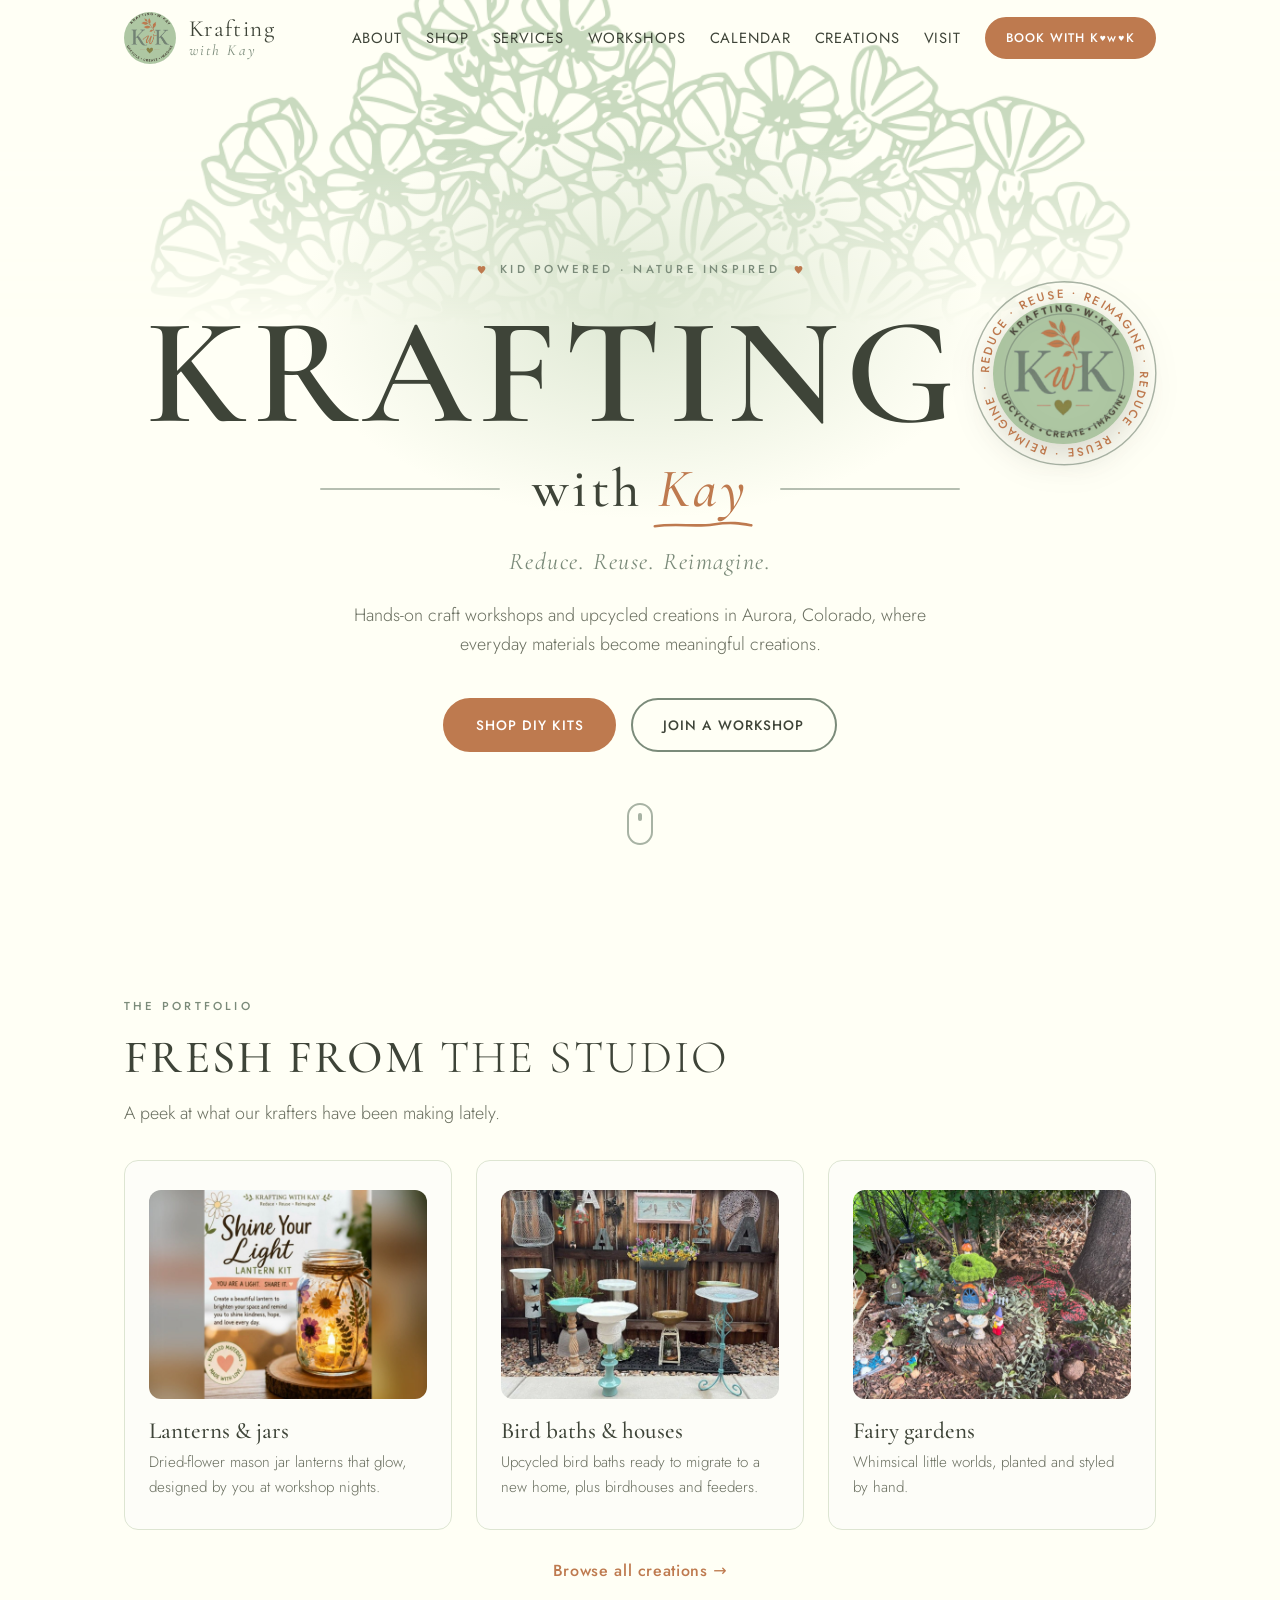
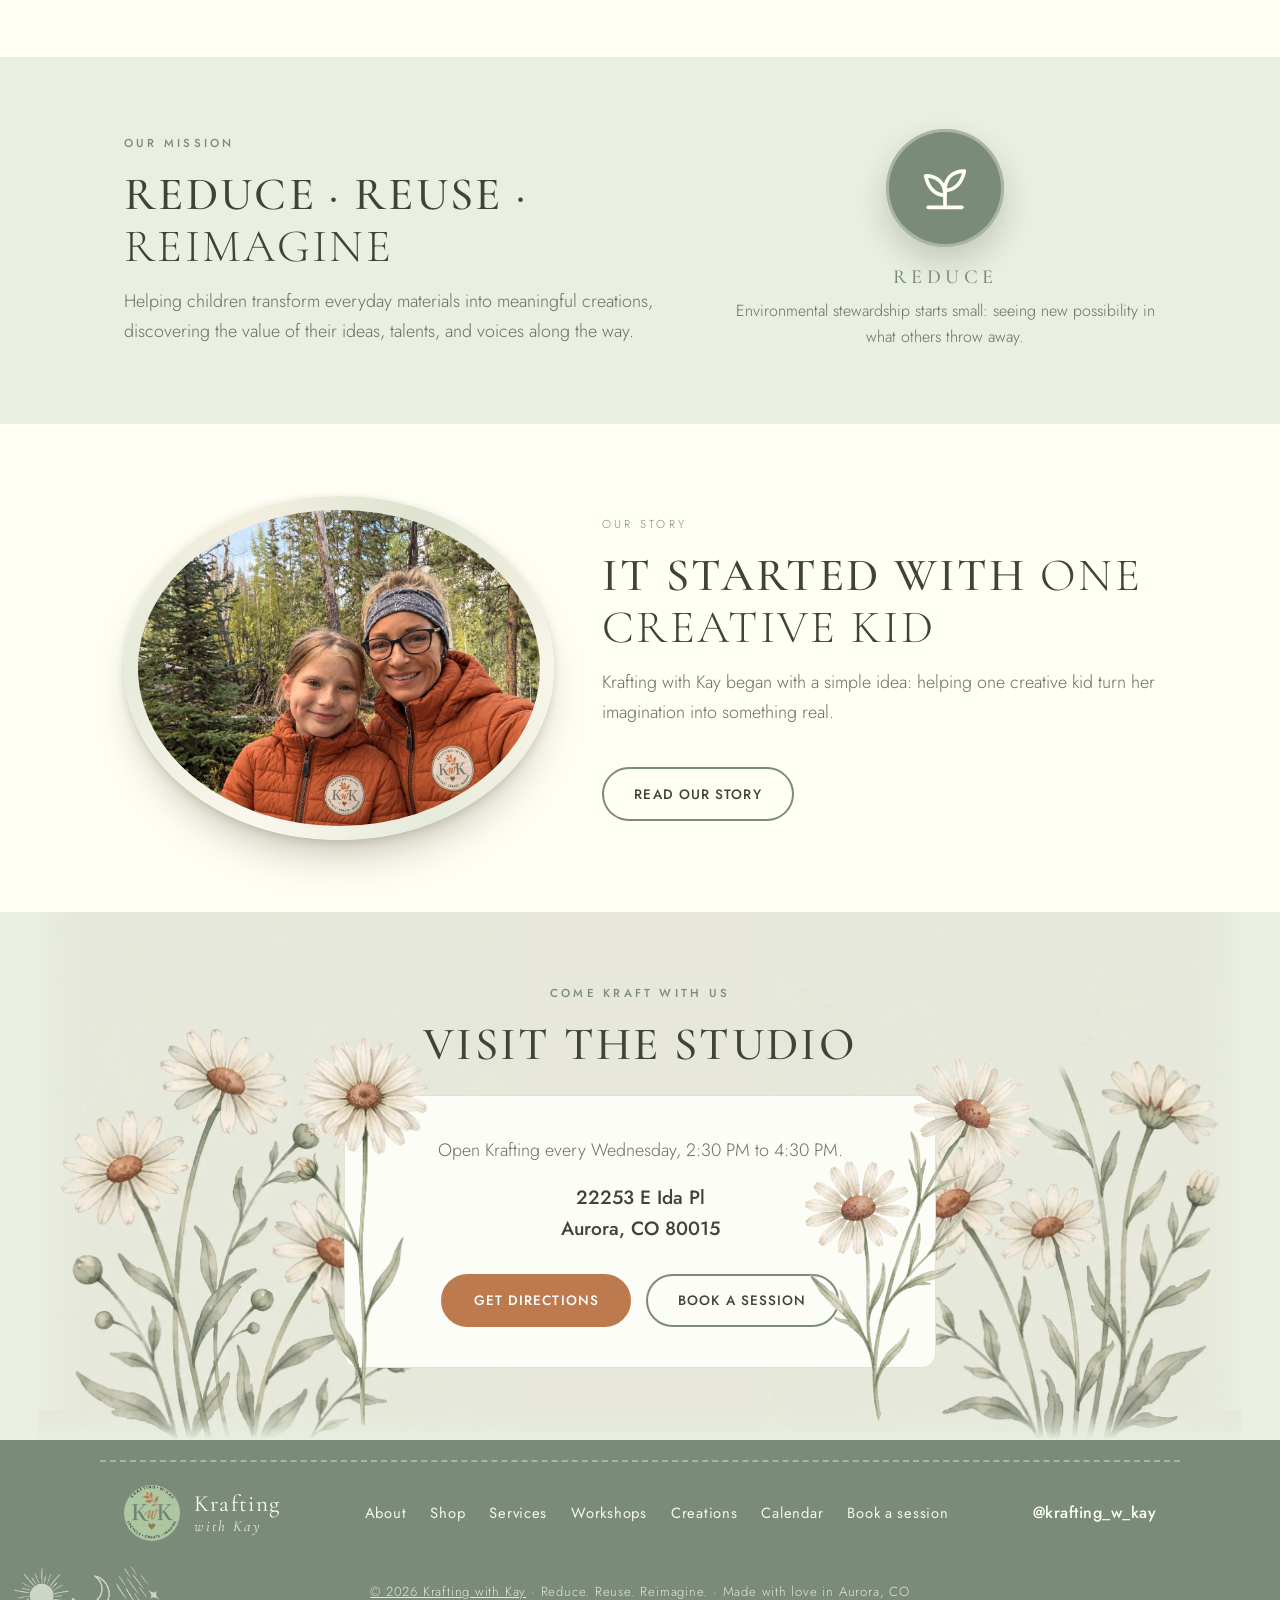
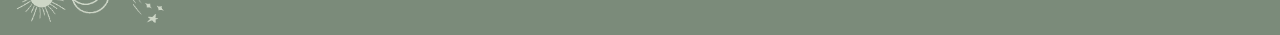
<file: index.html>
<!DOCTYPE html>
<html lang="en">
<head>
  <meta charset="UTF-8" />
  <meta name="viewport" content="width=device-width, initial-scale=1.0" />
  <title>Krafting with Kay | Reduce. Reuse. Reimagine.</title>
  <meta name="description" content="Krafting with Kay: kid-powered, nature-inspired craft workshops and upcycled creations in Aurora, CO. Reduce. Reuse. Reimagine." />
  <link rel="icon" href="assets/logo.png" />
  <link rel="preconnect" href="https://fonts.googleapis.com" />
  <link rel="preconnect" href="https://fonts.gstatic.com" crossorigin />
  <link href="https://fonts.googleapis.com/css2?family=Cormorant+Garamond:ital,wght@0,300;0,400;0,500;0,600;1,300;1,400;1,500&family=Jost:wght@300;400;500&display=swap" rel="stylesheet" />
  <link rel="stylesheet" href="styles.css" />
</head>
<body>
  <header class="site-header">
    <div class="wrap header-inner">
      <a class="brand" href="#top">
        <img src="assets/logo.png" alt="Krafting with Kay logo" />
        <span class="brand-name">Krafting <span>with Kay</span></span>
      </a>
      <nav class="site-nav" id="siteNav">
        <a href="about.html">About</a>
        <a href="shop.html">Shop</a>
        <a href="services.html">Services</a>
        <a href="workshops.html">Workshops</a>
        <a href="events.html">Calendar</a>
        <a href="creations.html">Creations</a>
        <a href="#visit">Visit</a>
        <a href="book.html" class="btn btn-small">Book with KwK</a>
      </nav>
      <button class="nav-toggle" id="navToggle" aria-label="Open menu">☰</button>
    </div>
  </header>

  <main id="top">
    <!-- HERO -->
    <section class="hero">
      <div class="floral-band" aria-hidden="true"></div>
      <div class="hero-glow" aria-hidden="true"></div>
      <div class="wrap hero-inner">
        <p class="eyebrow"><svg viewBox="0 0 24 24" aria-hidden="true"><path d="M12 21 C7 16.5 3.5 13 3.5 9.2 C3.5 6.4 5.7 4.5 8.2 4.5 C9.9 4.5 11.3 5.4 12 6.8 C12.7 5.4 14.1 4.5 15.8 4.5 C18.3 4.5 20.5 6.4 20.5 9.2 C20.5 13 17 16.5 12 21 Z"/></svg><span>Kid powered · Nature inspired</span><svg viewBox="0 0 24 24" aria-hidden="true"><path d="M12 21 C7 16.5 3.5 13 3.5 9.2 C3.5 6.4 5.7 4.5 8.2 4.5 C9.9 4.5 11.3 5.4 12 6.8 C12.7 5.4 14.1 4.5 15.8 4.5 C18.3 4.5 20.5 6.4 20.5 9.2 C20.5 13 17 16.5 12 21 Z"/></svg></p>
        <h1 class="hero-h1">
          <span class="hero-topline">
            <span class="hero-giant">Krafting</span>
            <span class="hero-badge" aria-hidden="true">
              <img src="assets/logo.png" alt="" />
              <svg class="badge-ring" viewBox="0 0 200 200">
                <defs>
                  <path id="kwkBadgeArc" d="M100,100 m-80,0 a80,80 0 1,1 160,0 a80,80 0 1,1 -160,0" fill="none" />
                </defs>
                <circle cx="100" cy="100" r="97" class="ring-line" />
                <circle cx="100" cy="100" r="63" class="ring-line" />
                <text class="ring-text"><textPath href="#kwkBadgeArc">REDUCE • REUSE • REIMAGINE • REDUCE • REUSE • REIMAGINE • </textPath></text>
              </svg>
            </span>
          </span>
          <span class="hero-subline"><span class="rule" aria-hidden="true"></span><span>with <em class="swash">Kay<svg class="swash-line" viewBox="0 0 220 22" aria-hidden="true"><path d="M6 14 C 52 7, 92 16, 132 10 S 192 8, 214 12" fill="none" stroke="#be7a4f" stroke-width="5.5" stroke-linecap="round"/></svg></em></span><span class="rule" aria-hidden="true"></span></span>
        </h1>
        <p class="tagline">Reduce. Reuse. Reimagine.</p>
        <p class="lede" id="heroLede">DIY craft kits, hands-on workshops, and upcycled creations in Aurora, Colorado, where everyday materials become <strong>meaningful creations</strong>.</p>
        <div class="hero-cta">
          <a href="shop.html" class="btn">Shop DIY Kits</a>
          <a href="workshops.html" class="btn btn-ghost">Join a workshop</a>
        </div>
        <a class="scroll-cue" href="#featured" aria-label="Scroll to featured creations"><span></span></a>
      </div>
    </section>

    <!-- FEATURED CREATIONS -->
    <section class="section" id="featured">
      <div class="wrap">
        <p class="eyebrow">The portfolio</p>
        <h2>Fresh from <span class="thin">the studio</span></h2>
        <p class="lede">A peek at what our krafters have been making lately.</p>
        <div class="creations-grid" id="featuredGrid" style="margin-top:2rem"><p class="muted">Loading…</p></div>
        <p class="center" style="margin-top:1.75rem"><a class="link-arrow" href="creations.html">Browse all creations →</a></p>
      </div>
    </section>

    <!-- MISSION -->
    <section class="section section-tint" id="mission">
      <div class="wrap">
        <div class="mission-split">
          <div>
            <p class="eyebrow">Our mission</p>
            <h2>Reduce · Reuse · <span class="thin">Reimagine</span></h2>
            <p class="lede" id="missionText">Helping children transform everyday materials into meaningful creations, discovering the value of their ideas, talents, and voices along the way.</p>
          </div>
        <div class="pillar-cycle">
          <div class="cycle-badge" aria-hidden="true">
            <svg class="cycle-icon active" viewBox="0 0 48 48" fill="none" stroke="#fffff5" stroke-width="3" stroke-linecap="round" stroke-linejoin="round"><path d="M24 40 C24 32 24 28 24 22"/><path d="M24 30 C16 30 10 24 8 14 C18 14 24 20 24 30 Z"/><path d="M24 26 C32 26 38 20 40 10 C30 10 24 16 24 26 Z"/><path d="M10 40 H38"/></svg>
            <svg class="cycle-icon" viewBox="0 0 48 48" fill="none" stroke="#fffff5" stroke-width="3.4" stroke-linecap="round" stroke-linejoin="round"><polyline points="40 10 40 20 30 20"/><polyline points="8 38 8 28 18 28"/><path d="M9 24 a15 15 0 0 1 25.4-10.9 L40 20"/><path d="M39 24 a15 15 0 0 1-25.4 10.9 L8 28"/></svg>
            <svg class="cycle-icon" viewBox="0 0 48 48" fill="none" stroke="#fffff5" stroke-width="3" stroke-linecap="round" stroke-linejoin="round"><path d="M24 6 C26 18 30 22 42 24 C30 26 26 30 24 42 C22 30 18 26 6 24 C18 22 22 18 24 6 Z"/><path d="M38 6 v7 M34.5 9.5 h7"/><path d="M11 33 v6 M8 36 h6"/></svg>
          </div>
          <h3 class="cycle-word">Reduce</h3>
          <p class="cycle-text">Environmental stewardship starts small: seeing new possibility in what others throw away.</p>
        </div>
        </div>
      </div>
    </section>

    <!-- STORY TEASER -->
    <section class="section">
      <div class="wrap">
        <div class="split story-split">
          <div class="story-photo">
            <img src="assets/kay-story.jpg" alt="Kay and a young crafter in the woods, wearing matching KwK jackets" loading="lazy" />
          </div>
          <div>
            <p class="eyebrow">Our story</p>
            <h2>It started with <span class="thin">one creative kid</span></h2>
            <p class="lede">Krafting with Kay began with a simple idea: helping one creative kid turn her imagination into something real.</p>
            <a class="btn btn-ghost" href="about.html" style="margin-top:1.5rem">Read our story</a>
          </div>
        </div>
      </div>
    </section>

    <!-- VISIT -->
    <section class="section section-tint" id="visit">
      <div class="wrap narrow center">
        <p class="eyebrow">Come kraft with us</p>
        <h2>Visit the studio</h2>
        <div class="visit-card">
          <p class="lede" id="visitLede" style="margin:0 auto">Open crafting every Wednesday, 3:30 to 5:30 PM.</p>
          <address><strong>22253 E Ida Pl<br />Aurora, CO 80015</strong></address>
          <div class="hero-cta" style="justify-content:center; margin-top:0">
            <a class="btn" href="https://www.google.com/maps/search/?api=1&query=22253+E+Ida+Pl+Aurora+CO+80015" target="_blank" rel="noopener">Get directions</a>
            <a class="btn btn-ghost" href="book.html">Book a session</a>
          </div>
        </div>
      </div>
      <img class="fl-fg fl-fg-a" src="assets/daisy-sprig-a.webp" alt="" aria-hidden="true" />
      <img class="fl-fg fl-fg-b" src="assets/daisy-sprig-b.webp" alt="" aria-hidden="true" />
    </section>
  </main>

  <footer class="site-footer">
    <div class="wrap footer-inner">
      <div class="footer-brand">
        <img src="assets/logo.png" alt="Krafting with Kay logo" />
        <span class="brand-name">Krafting <span>with Kay</span></span>
      </div>
      <nav class="footer-nav" aria-label="Footer">
        <a href="about.html">About</a>
        <a href="shop.html">Shop</a>
        <a href="services.html">Services</a>
        <a href="workshops.html">Workshops</a>
        <a href="creations.html">Creations</a>
        <a href="events.html">Calendar</a>
        <a href="book.html">Book a session</a>
      </nav>
      <p><span id="instaFooter">@krafting_w_kay</span></p>
      <p class="footer-note"><a class="stealth-admin" href="settings.html">© <span id="year"></span> Krafting with Kay</a> · Reduce. Reuse. Reimagine. · Made with love in Aurora, CO</p>
    </div>
  </footer>

  <div class="lightbox" id="lightbox" hidden>
    <figure>
      <img id="lightboxImg" alt="" />
      <figcaption id="lightboxCap"></figcaption>
    </figure>
    <button class="lightbox-close" id="lightboxClose" type="button" aria-label="Close photo viewer">×</button>
  </div>

  <img class="easter-egg" src="assets/celestial-egg.png" alt="" aria-hidden="true" />

  <script src="script.js"></script>
</body>
</html>
</file>
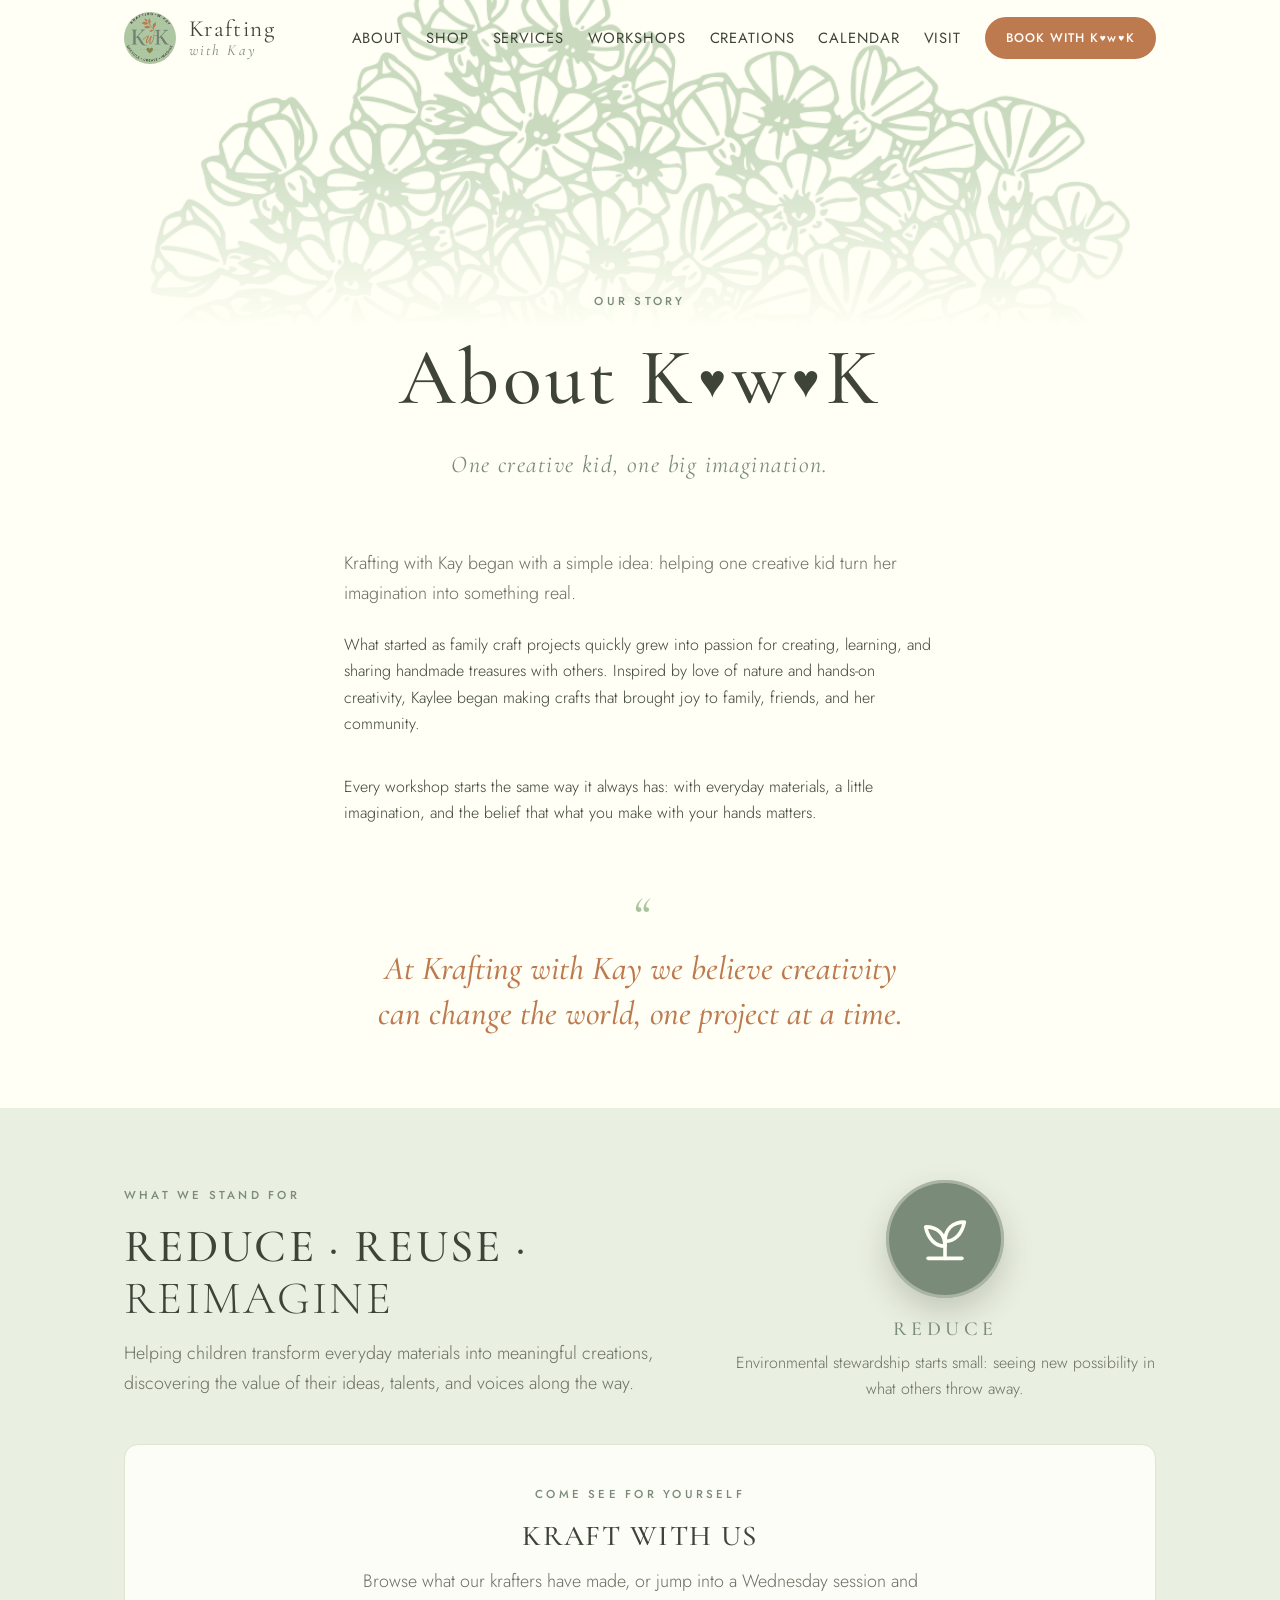
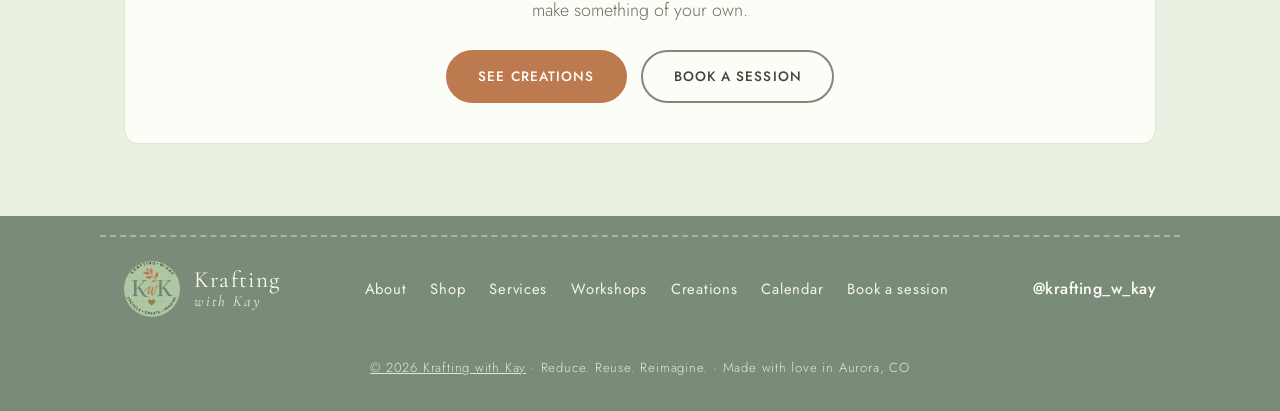
<file: about.html>
<!DOCTYPE html>
<html lang="en">
<head>
  <meta charset="UTF-8" />
  <meta name="viewport" content="width=device-width, initial-scale=1.0" />
  <title>Our Story | Krafting with Kay</title>
  <meta name="description" content="The story behind Krafting with Kay: family craft projects, a love of nature, and the belief that creativity can change the world." />
  <link rel="icon" href="assets/logo.png" />
  <link rel="preconnect" href="https://fonts.googleapis.com" />
  <link rel="preconnect" href="https://fonts.gstatic.com" crossorigin />
  <link href="https://fonts.googleapis.com/css2?family=Cormorant+Garamond:ital,wght@0,300;0,400;0,500;0,600;1,300;1,400;1,500&family=Jost:wght@300;400;500&display=swap" rel="stylesheet" />
  <link rel="stylesheet" href="styles.css" />
</head>
<body>
  <header class="site-header">
    <div class="wrap header-inner">
      <a class="brand" href="index.html#top">
        <img src="assets/logo.png" alt="Krafting with Kay logo" />
        <span class="brand-name">Krafting <span>with Kay</span></span>
      </a>
      <nav class="site-nav" id="siteNav">
        <a href="about.html">About</a>
        <a href="shop.html">Shop</a>
        <a href="services.html">Services</a>
        <a href="workshops.html">Workshops</a>
        <a href="creations.html">Creations</a>
        <a href="events.html">Calendar</a>
        <a href="index.html#visit">Visit</a>
        <a href="book.html" class="btn btn-small">Book with KwK</a>
      </nav>
      <button class="nav-toggle" id="navToggle" aria-label="Open menu">☰</button>
    </div>
  </header>

  <main>
    <section class="hero" style="padding-bottom:2.5rem">
      <div class="floral-band" aria-hidden="true"></div>
      <div class="wrap hero-inner" style="padding-top:2rem">
        <p class="eyebrow">Our story</p>
        <h1>About <span class="thin">KwK</span></h1>
        <p class="tagline">One creative kid, one big imagination.</p>
      </div>
    </section>

    <section class="section" style="padding-top:1.5rem">
      <div class="wrap narrow">
        <p class="lede" style="margin-top:0">Krafting with Kay began with a simple idea: helping one creative kid turn her imagination into something real.</p>
        <div class="split" style="grid-template-columns:1fr; gap:1.25rem; margin-top:1.5rem">
          <p>What started as family craft projects quickly grew into passion for creating, learning, and sharing handmade treasures with others. Inspired by love of nature and hands-on creativity, Kaylee began making crafts that brought joy to family, friends, and her community.</p>
          <p>Every workshop starts the same way it always has: with everyday materials, a little imagination, and the belief that what you make with your hands matters.</p>
        </div>
        <blockquote class="pull-quote">At Krafting with Kay we believe creativity can change the world, one project at a time.</blockquote>
      </div>
    </section>

    <section class="section section-tint">
      <div class="wrap">
        <div class="mission-split">
          <div>
            <p class="eyebrow">What we stand for</p>
            <h2>Reduce · Reuse · <span class="thin">Reimagine</span></h2>
            <p class="lede" id="missionText">Helping children transform everyday materials into meaningful creations, discovering the value of their ideas, talents, and voices along the way.</p>
          </div>
        <div class="pillar-cycle">
          <div class="cycle-badge" aria-hidden="true">
            <svg class="cycle-icon active" viewBox="0 0 48 48" fill="none" stroke="#fffff5" stroke-width="3" stroke-linecap="round" stroke-linejoin="round"><path d="M24 40 C24 32 24 28 24 22"/><path d="M24 30 C16 30 10 24 8 14 C18 14 24 20 24 30 Z"/><path d="M24 26 C32 26 38 20 40 10 C30 10 24 16 24 26 Z"/><path d="M10 40 H38"/></svg>
            <svg class="cycle-icon" viewBox="0 0 48 48" fill="none" stroke="#fffff5" stroke-width="3.4" stroke-linecap="round" stroke-linejoin="round"><polyline points="40 10 40 20 30 20"/><polyline points="8 38 8 28 18 28"/><path d="M9 24 a15 15 0 0 1 25.4-10.9 L40 20"/><path d="M39 24 a15 15 0 0 1-25.4 10.9 L8 28"/></svg>
            <svg class="cycle-icon" viewBox="0 0 48 48" fill="none" stroke="#fffff5" stroke-width="3" stroke-linecap="round" stroke-linejoin="round"><path d="M24 6 C26 18 30 22 42 24 C30 26 26 30 24 42 C22 30 18 26 6 24 C18 22 22 18 24 6 Z"/><path d="M38 6 v7 M34.5 9.5 h7"/><path d="M11 33 v6 M8 36 h6"/></svg>
          </div>
          <h3 class="cycle-word">Reduce</h3>
          <p class="cycle-text">Environmental stewardship starts small: seeing new possibility in what others throw away.</p>
        </div>
        </div>
        <div class="visit-card center" style="margin-top:2.5rem">
          <p class="eyebrow">Come see for yourself</p>
          <h2 style="font-size:1.8rem">Kraft with us</h2>
          <p class="lede" style="margin:0 auto 1.5rem">Browse what our krafters have made, or jump into a Wednesday session and make something of your own.</p>
          <div class="hero-cta" style="justify-content:center; margin-top:0">
            <a class="btn" href="creations.html">See creations</a>
            <a class="btn btn-ghost" href="book.html">Book a session</a>
          </div>
        </div>
      </div>
    </section>
  </main>

  <footer class="site-footer">
    <div class="wrap footer-inner">
      <div class="footer-brand">
        <img src="assets/logo.png" alt="Krafting with Kay logo" />
        <span class="brand-name">Krafting <span>with Kay</span></span>
      </div>
      <nav class="footer-nav" aria-label="Footer">
        <a href="about.html">About</a>
        <a href="shop.html">Shop</a>
        <a href="services.html">Services</a>
        <a href="workshops.html">Workshops</a>
        <a href="creations.html">Creations</a>
        <a href="events.html">Calendar</a>
        <a href="book.html">Book a session</a>
      </nav>
      <p><span id="instaFooter">@krafting_w_kay</span></p>
      <p class="footer-note"><a class="stealth-admin" href="settings.html">© <span id="year"></span> Krafting with Kay</a> · Reduce. Reuse. Reimagine. · Made with love in Aurora, CO</p>
    </div>
  </footer>

  <script src="script.js"></script>
</body>
</html>
</file>
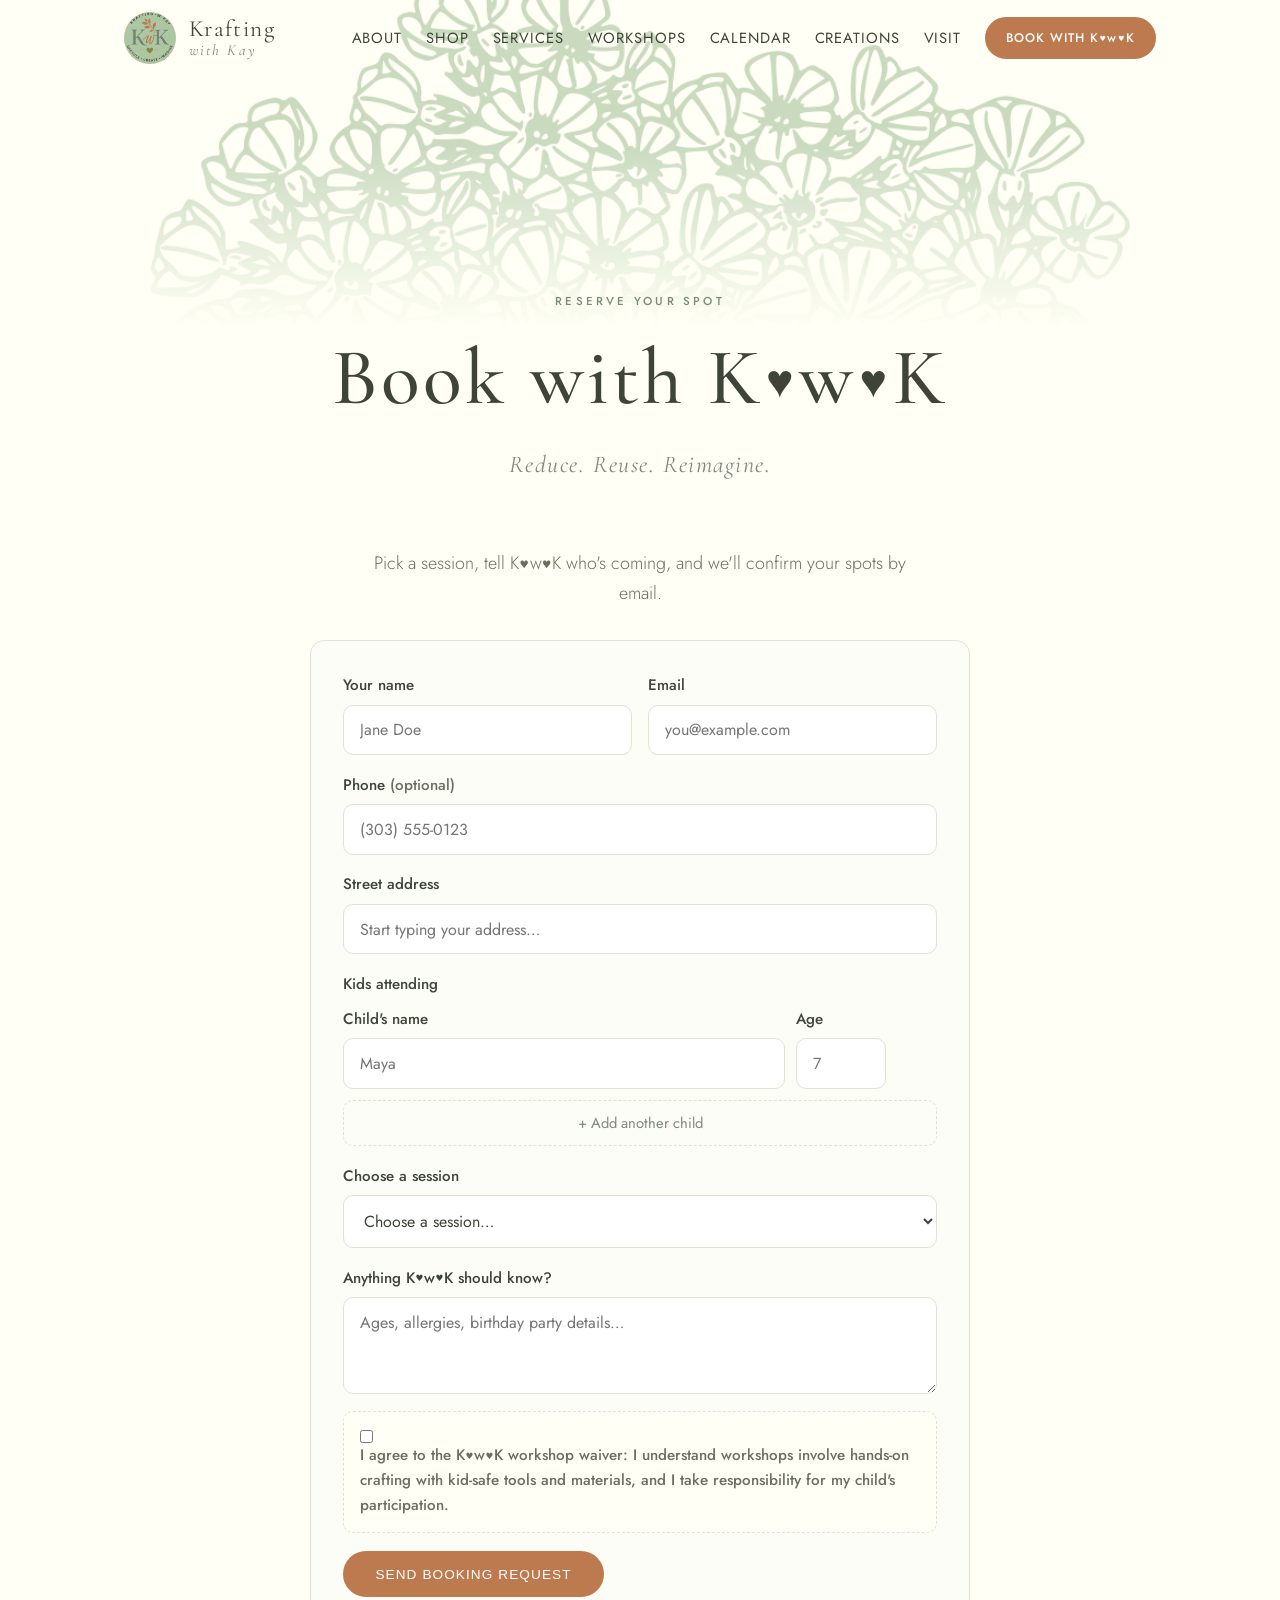
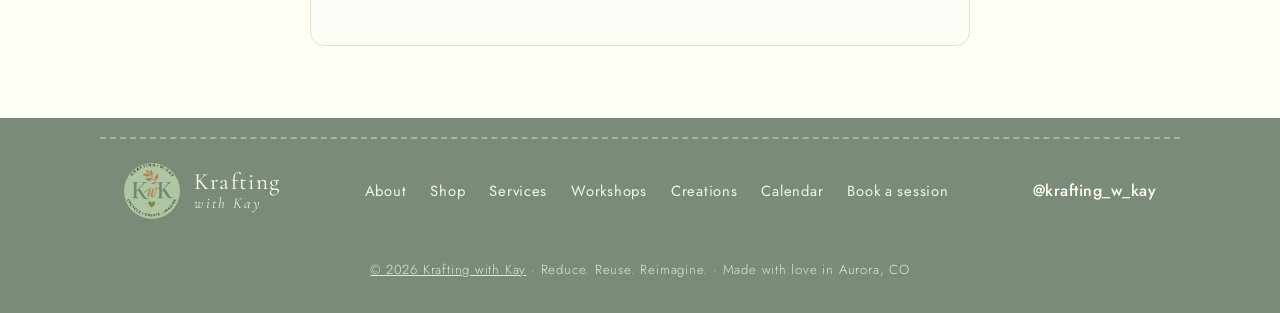
<file: book.html>
<!DOCTYPE html>
<html lang="en">
<head>
  <meta charset="UTF-8" />
  <meta name="viewport" content="width=device-width, initial-scale=1.0" />
  <title>Book with KwK | Krafting with Kay</title>
  <meta name="description" content="Reserve your spot at a Krafting with Kay workshop in Aurora, CO. Pick a session, tell KwK who's coming, and we'll confirm by email." />
  <link rel="icon" href="assets/logo.png" />
  <link rel="preconnect" href="https://fonts.googleapis.com" />
  <link rel="preconnect" href="https://fonts.gstatic.com" crossorigin />
  <link href="https://fonts.googleapis.com/css2?family=Cormorant+Garamond:ital,wght@0,300;0,400;0,500;0,600;1,300;1,400;1,500&family=Jost:wght@300;400;500&display=swap" rel="stylesheet" />
  <link rel="stylesheet" href="styles.css" />
</head>
<body id="top">
  <header class="site-header">
    <div class="wrap header-inner">
      <a class="brand" href="index.html">
        <img src="assets/logo.png" alt="Krafting with Kay logo" />
        <span class="brand-name">Krafting <span>with Kay</span></span>
      </a>
      <nav class="site-nav" id="siteNav">
        <a href="about.html">About</a>
        <a href="shop.html">Shop</a>
        <a href="services.html">Services</a>
        <a href="workshops.html">Workshops</a>
        <a href="events.html">Calendar</a>
        <a href="creations.html">Creations</a>
        <a href="index.html#visit">Visit</a>
        <a href="book.html" class="btn btn-small" aria-current="page">Book with KwK</a>
      </nav>
      <button class="nav-toggle" id="navToggle" aria-label="Open menu">☰</button>
    </div>
  </header>

  <main>
    <section class="hero" style="padding-bottom:2.5rem">
      <div class="floral-band" aria-hidden="true"></div>
      <div class="wrap hero-inner" style="padding-top:2rem">
        <p class="eyebrow">Reserve your spot</p>
        <h1>Book with <span class="thin">KwK</span></h1>
        <p class="tagline">Reduce. Reuse. Reimagine.</p>
      </div>
    </section>

    <section class="section" style="padding-top:1.5rem">
      <div class="wrap">
        <p class="lede center" style="margin:0 auto 2rem">Pick a session, tell KwK who's coming, and we'll confirm your spots by email.</p>
        <form id="bookForm" class="book-form" novalidate>
          <div class="form-row">
            <label>Your name
              <input type="text" name="name" required autocomplete="name" placeholder="Jane Doe" />
            </label>
            <label>Email
              <input type="email" name="email" required autocomplete="email" placeholder="you@example.com" />
            </label>
          </div>
          <label>Phone <span class="muted">(optional)</span>
            <input type="tel" name="phone" autocomplete="tel" placeholder="(303) 555-0123" />
          </label>
          <div class="addr-wrap">
            <label>Street address
              <input type="text" id="addressInput" name="address" required autocomplete="street-address" placeholder="Start typing your address…" />
            </label>
            <div id="addressSuggestions" class="addr-suggest" hidden></div>
          </div>
          <div class="kids-block">
            <span class="kids-heading">Kids attending</span>
            <div id="kidRows"></div>
            <button type="button" id="addKidBtn" class="add-kid">+ Add another child</button>
          </div>
          <label>Choose a session
            <select id="sessionSelect" name="session" required>
              <option value="" disabled selected>Loading sessions…</option>
            </select>
          </label>
          <label id="customDateWrap" hidden>Or pick a date from the calendar
            <input type="date" id="customDate" name="customDate" />
          </label>
          <label>Anything KwK should know?
            <textarea name="notes" rows="3" placeholder="Ages, allergies, birthday party details…"></textarea>
          </label>
          <label class="waiver">
            <input type="checkbox" name="waiver" required />
            <span>I agree to the KwK workshop waiver: I understand workshops involve hands-on crafting with kid-safe tools and materials, and I take responsibility for my child's participation.</span>
          </label>
          <button class="btn" type="submit" id="bookSubmit">Send booking request</button>
          <p class="form-note" id="formNote" role="status"></p>
        </form>
      </div>
    </section>
  </main>

  <footer class="site-footer">
    <div class="wrap footer-inner">
      <div class="footer-brand">
        <img src="assets/logo.png" alt="Krafting with Kay logo" />
        <span class="brand-name">Krafting <span>with Kay</span></span>
      </div>
      <nav class="footer-nav" aria-label="Footer">
        <a href="about.html">About</a>
        <a href="shop.html">Shop</a>
        <a href="services.html">Services</a>
        <a href="workshops.html">Workshops</a>
        <a href="creations.html">Creations</a>
        <a href="events.html">Calendar</a>
        <a href="book.html">Book a session</a>
      </nav>
      <p><span id="instaFooter">@krafting_w_kay</span></p>
      <p class="footer-note"><a class="stealth-admin" href="settings.html">© <span id="year"></span> Krafting with Kay</a> · Reduce. Reuse. Reimagine. · Made with love in Aurora, CO</p>
    </div>
  </footer>

  <script src="script.js"></script>
</body>
</html>
</file>
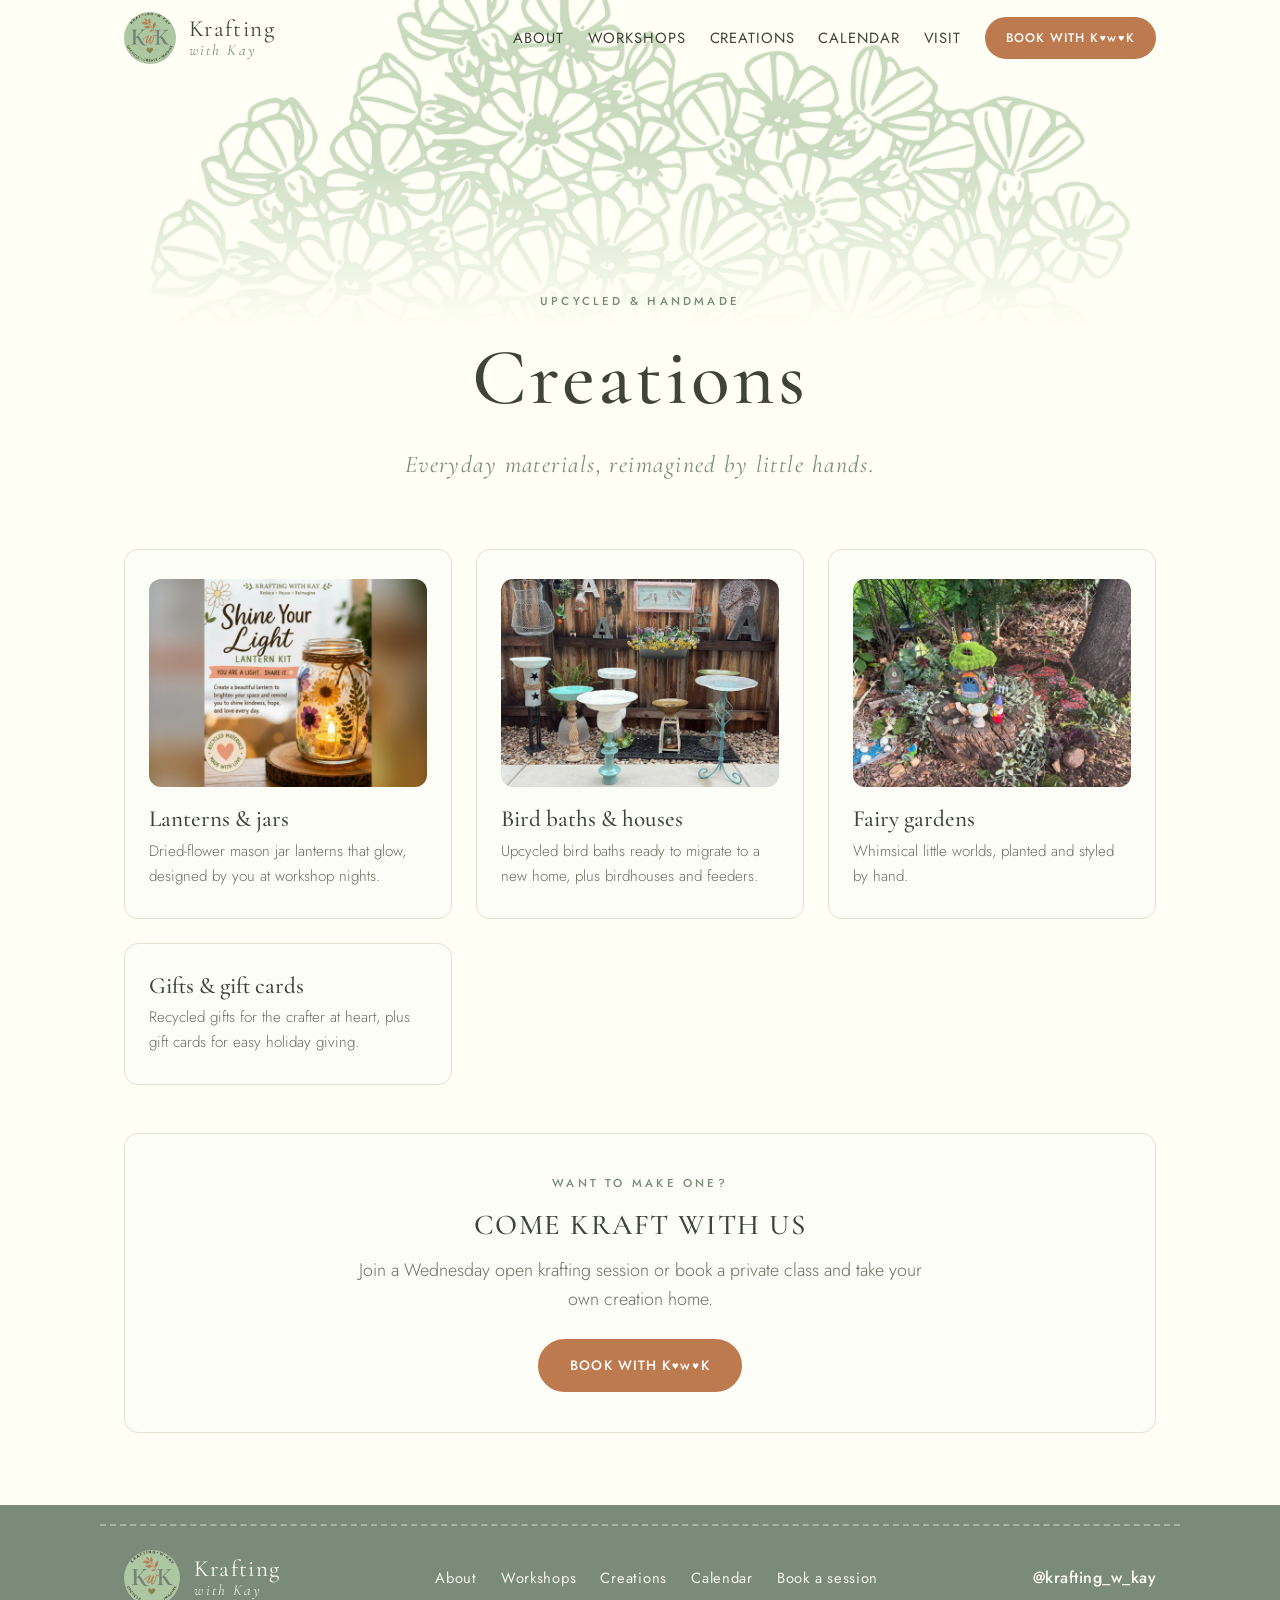
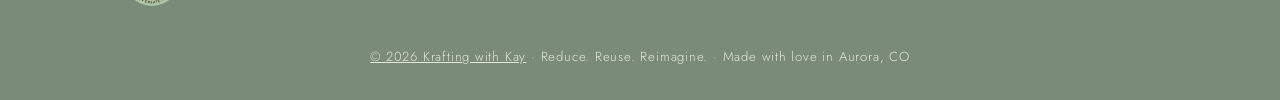
<file: creations.html>
<!DOCTYPE html>
<html lang="en">
<head>
  <meta charset="UTF-8" />
  <meta name="viewport" content="width=device-width, initial-scale=1.0" />
  <title>Creations | Krafting with Kay</title>
  <meta name="description" content="Upcycled, handmade creations from Krafting with Kay workshops in Aurora, CO." />
  <link rel="icon" href="assets/logo.png" />
  <link rel="preconnect" href="https://fonts.googleapis.com" />
  <link rel="preconnect" href="https://fonts.gstatic.com" crossorigin />
  <link href="https://fonts.googleapis.com/css2?family=Cormorant+Garamond:ital,wght@0,300;0,400;0,500;0,600;1,300;1,400;1,500&family=Jost:wght@300;400;500&display=swap" rel="stylesheet" />
  <link rel="stylesheet" href="styles.css" />
</head>
<body>
  <header class="site-header">
    <div class="wrap header-inner">
      <a class="brand" href="index.html#top">
        <img src="assets/logo.png" alt="Krafting with Kay logo" />
        <span class="brand-name">Krafting <span>with Kay</span></span>
      </a>
      <nav class="site-nav" id="siteNav">
        <a href="about.html">About</a>
        <a href="workshops.html">Workshops</a>
        <a href="creations.html">Creations</a>
        <a href="events.html">Calendar</a>
        <a href="index.html#visit">Visit</a>
        <a href="book.html" class="btn btn-small">Book with KwK</a>
      </nav>
      <button class="nav-toggle" id="navToggle" aria-label="Open menu">☰</button>
    </div>
  </header>

  <main>
    <section class="hero" style="padding-bottom:2.5rem">
      <div class="floral-band" aria-hidden="true"></div>
      <div class="wrap hero-inner" style="padding-top:2rem">
        <p class="eyebrow">Upcycled &amp; handmade</p>
        <h1>Creations</h1>
        <p class="tagline">Everyday materials, reimagined by little hands.</p>
      </div>
    </section>

    <section class="section" style="padding-top:1.5rem">
      <div class="wrap">
        <div class="creations-grid" id="creationsGrid">
          <p class="muted">Loading…</p>
        </div>
        <div class="visit-card center" style="margin-top:3rem">
          <p class="eyebrow">Want to make one?</p>
          <h2 style="font-size:1.8rem">Come kraft with us</h2>
          <p class="lede" style="margin:0 auto 1.5rem">Join a Wednesday open krafting session or book a private class and take your own creation home.</p>
          <a class="btn" href="book.html">Book with KwK</a>
        </div>
      </div>
    </section>
  </main>

  <footer class="site-footer">
    <div class="wrap footer-inner">
      <div class="footer-brand">
        <img src="assets/logo.png" alt="Krafting with Kay logo" />
        <span class="brand-name">Krafting <span>with Kay</span></span>
      </div>
      <nav class="footer-nav" aria-label="Footer">
        <a href="about.html">About</a>
        <a href="workshops.html">Workshops</a>
        <a href="creations.html">Creations</a>
        <a href="events.html">Calendar</a>
        <a href="book.html">Book a session</a>
      </nav>
      <p><span id="instaFooter">@krafting_w_kay</span></p>
      <p class="footer-note"><a class="stealth-admin" href="settings.html">© <span id="year"></span> Krafting with Kay</a> · Reduce. Reuse. Reimagine. · Made with love in Aurora, CO</p>
    </div>
  </footer>

  <script src="script.js"></script>
</body>
</html>
</file>
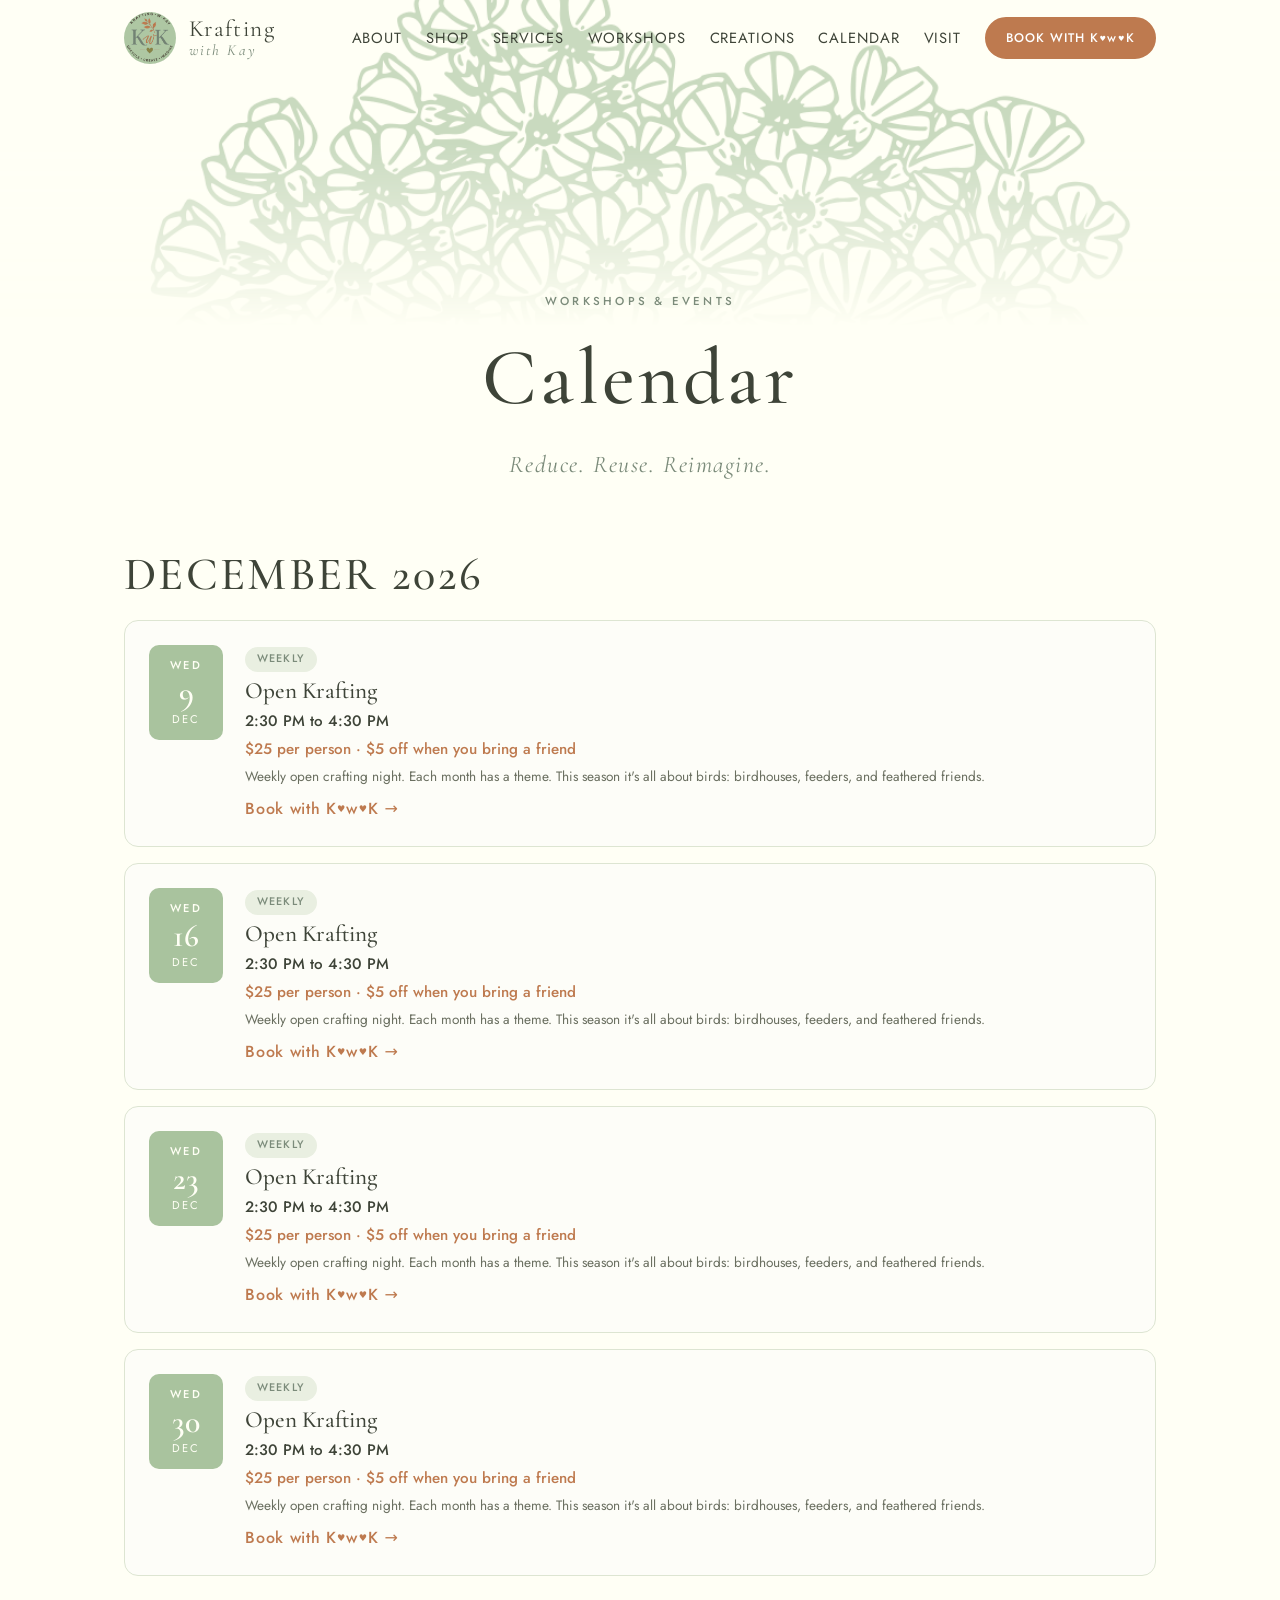
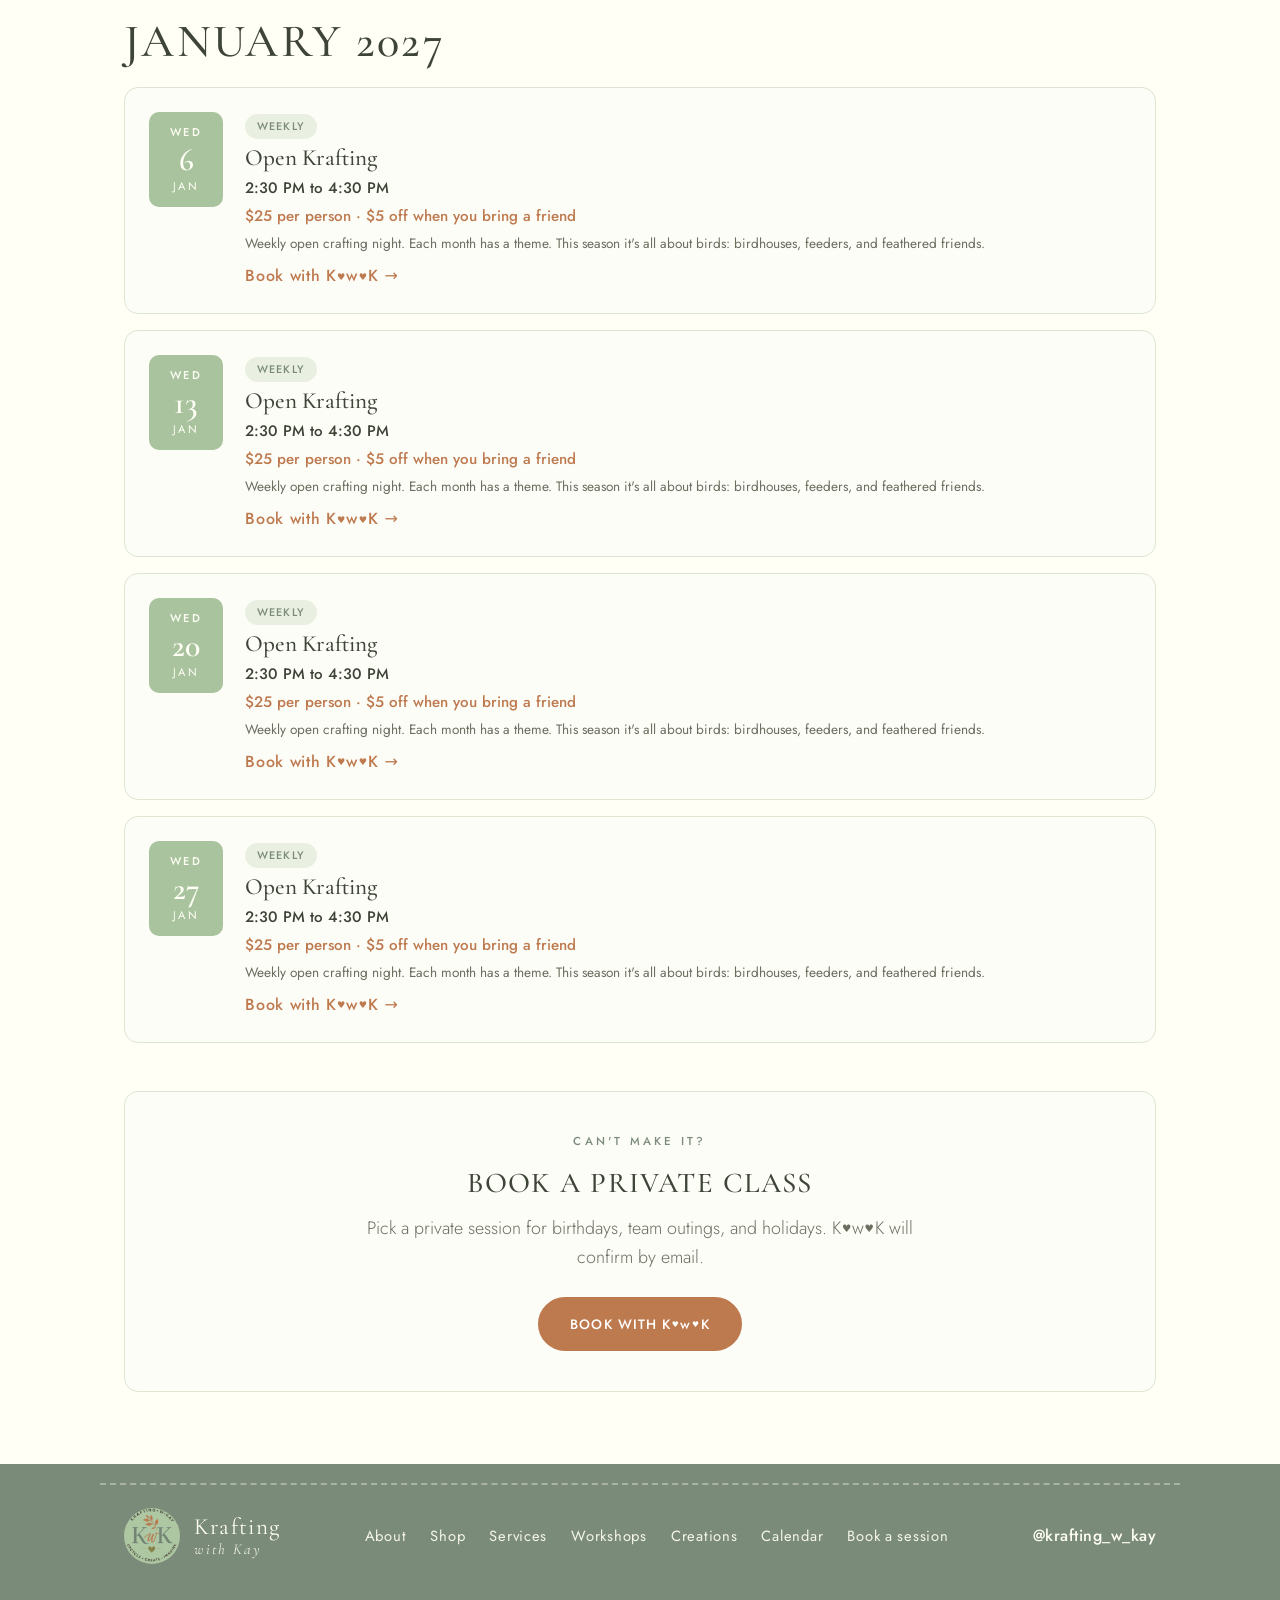
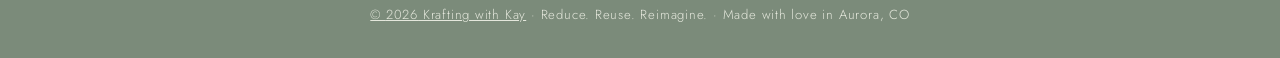
<file: events.html>
<!DOCTYPE html>
<html lang="en">
<head>
  <meta charset="UTF-8" />
  <meta name="viewport" content="width=device-width, initial-scale=1.0" />
  <title>Calendar | Krafting with Kay</title>
  <meta name="description" content="Upcoming workshops and events at Krafting with Kay, Aurora, CO." />
  <link rel="icon" href="assets/logo.png" />
  <link rel="preconnect" href="https://fonts.googleapis.com" />
  <link rel="preconnect" href="https://fonts.gstatic.com" crossorigin />
  <link href="https://fonts.googleapis.com/css2?family=Cormorant+Garamond:ital,wght@0,300;0,400;0,500;0,600;1,300;1,400;1,500&family=Jost:wght@300;400;500&display=swap" rel="stylesheet" />
  <link rel="stylesheet" href="styles.css" />
</head>
<body>
  <header class="site-header">
    <div class="wrap header-inner">
      <a class="brand" href="index.html#top">
        <img src="assets/logo.png" alt="Krafting with Kay logo" />
        <span class="brand-name">Krafting <span>with Kay</span></span>
      </a>
      <nav class="site-nav" id="siteNav">
        <a href="about.html">About</a>
        <a href="shop.html">Shop</a>
        <a href="services.html">Services</a>
        <a href="workshops.html">Workshops</a>
        <a href="creations.html">Creations</a>
        <a href="events.html">Calendar</a>
        <a href="index.html#visit">Visit</a>
        <a href="book.html" class="btn btn-small">Book with KwK</a>
      </nav>
      <button class="nav-toggle" id="navToggle" aria-label="Open menu">☰</button>
    </div>
  </header>

  <main>
    <section class="hero" style="padding-bottom:2.5rem">
      <div class="floral-band" aria-hidden="true"></div>
      <div class="wrap hero-inner" style="padding-top:2rem">
        <p class="eyebrow">Workshops &amp; events</p>
        <h1>Calendar</h1>
        <p class="tagline">Reduce. Reuse. Reimagine.</p>
      </div>
    </section>

    <section class="section" style="padding-top:1.5rem">
      <div class="wrap">
        <div id="calendarList">
          <p class="muted">Loading upcoming sessions…</p>
        </div>
        <div class="visit-card center" style="margin-top:3rem">
          <p class="eyebrow">Can't make it?</p>
          <h2 style="font-size:1.8rem">Book a private class</h2>
          <p class="lede" style="margin:0 auto 1.5rem">Pick a private session for birthdays, team outings, and holidays. KwK will confirm by email.</p>
          <a class="btn" href="book.html?session=private">Book with KwK</a>
        </div>
      </div>
    </section>
  </main>

  <footer class="site-footer">
    <div class="wrap footer-inner">
      <div class="footer-brand">
        <img src="assets/logo.png" alt="Krafting with Kay logo" />
        <span class="brand-name">Krafting <span>with Kay</span></span>
      </div>
      <nav class="footer-nav" aria-label="Footer">
        <a href="about.html">About</a>
        <a href="shop.html">Shop</a>
        <a href="services.html">Services</a>
        <a href="workshops.html">Workshops</a>
        <a href="creations.html">Creations</a>
        <a href="events.html">Calendar</a>
        <a href="book.html">Book a session</a>
      </nav>
      <p><span id="instaFooter">@krafting_w_kay</span></p>
      <p class="footer-note"><a class="stealth-admin" href="settings.html">© <span id="year"></span> Krafting with Kay</a> · Reduce. Reuse. Reimagine. · Made with love in Aurora, CO</p>
    </div>
  </footer>

  <script src="script.js"></script>
</body>
</html>
</file>
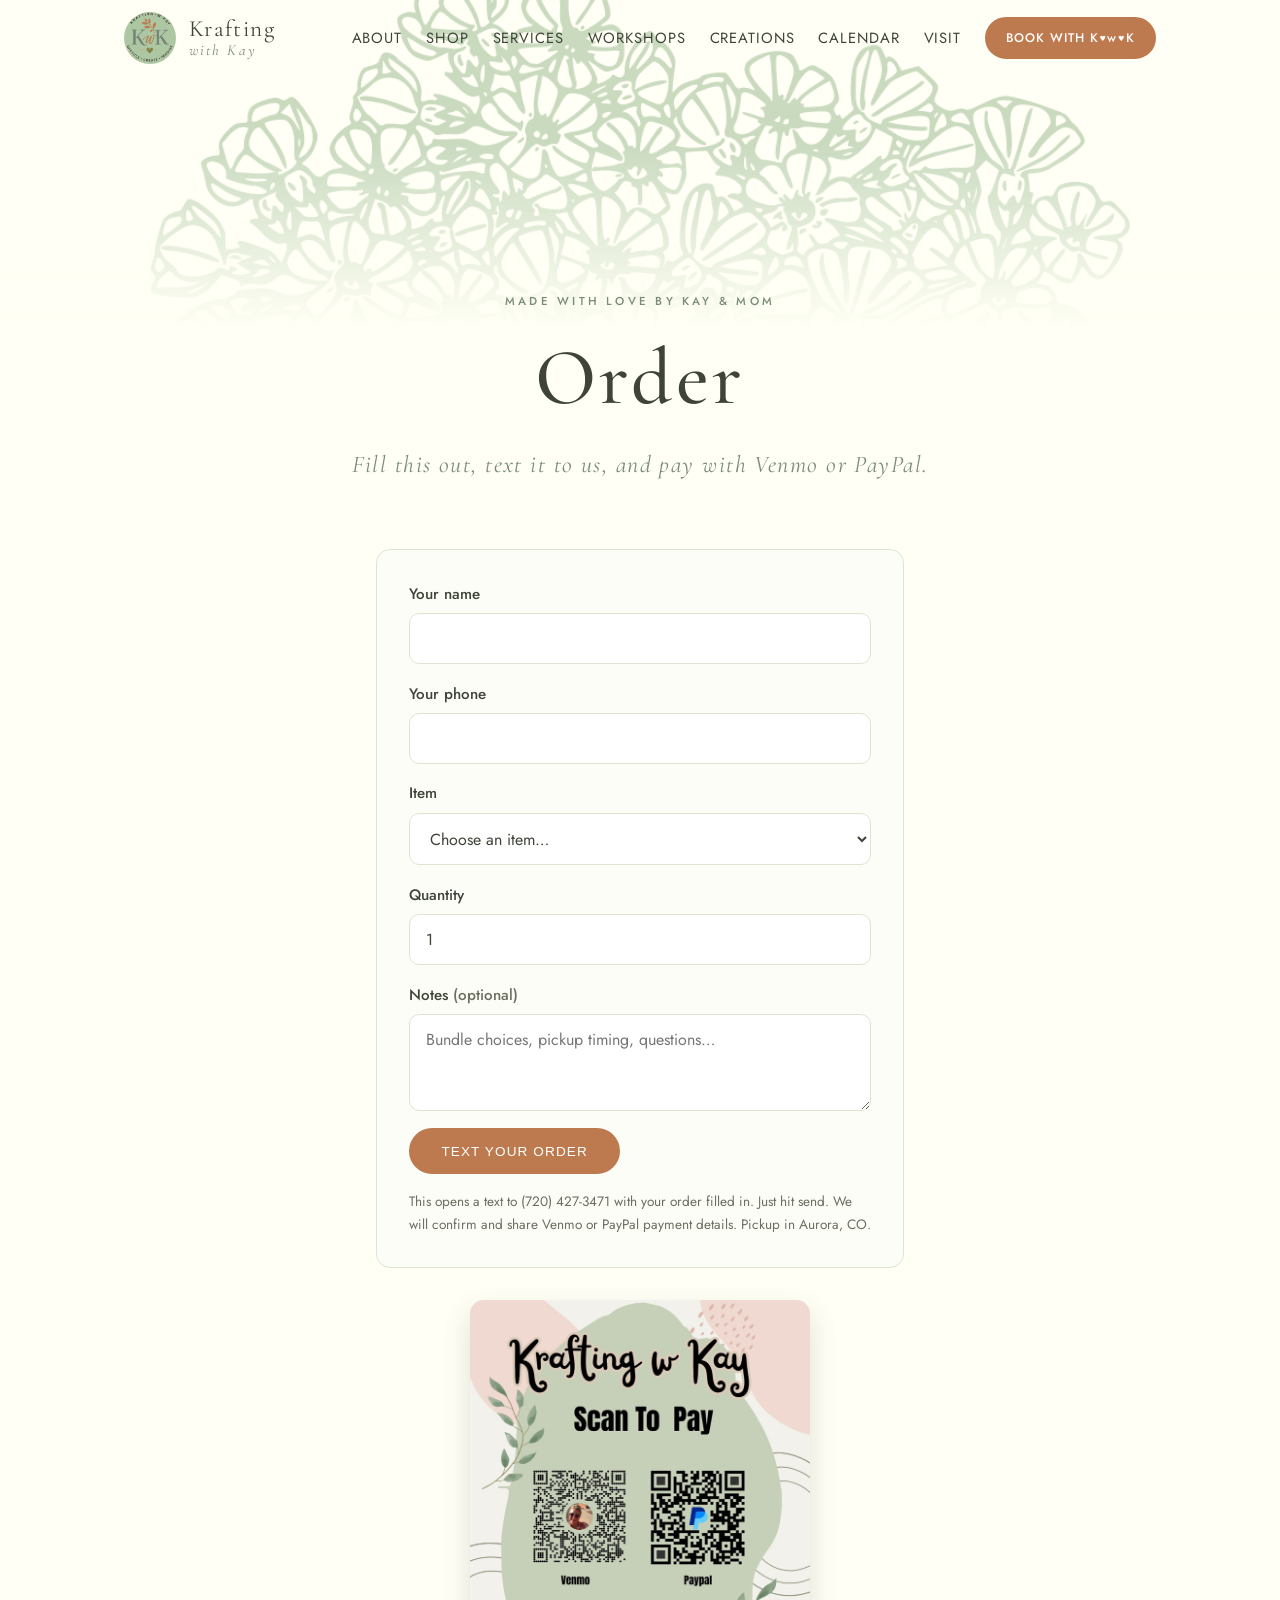
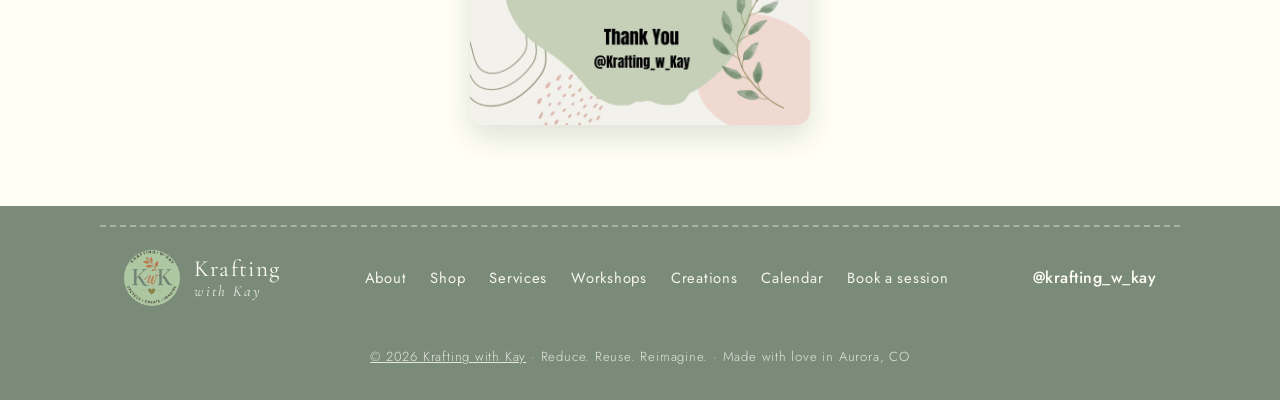
<file: order.html>
<!DOCTYPE html>
<html lang="en">
<head>
  <meta charset="UTF-8" />
  <meta name="viewport" content="width=device-width, initial-scale=1.0" />
  <title>Order | Krafting with Kay</title>
  <meta name="description" content="Order DIY kits, finished pieces, and merch from Krafting with Kay. Text your order and pay with Venmo or PayPal." />
  <link rel="icon" href="assets/logo.png" />
  <link rel="preconnect" href="https://fonts.googleapis.com" />
  <link rel="preconnect" href="https://fonts.gstatic.com" crossorigin />
  <link href="https://fonts.googleapis.com/css2?family=Cormorant+Garamond:ital,wght@0,300;0,400;0,500;0,600;1,300;1,400;1,500&family=Jost:wght@300;400;500&display=swap" rel="stylesheet" />
  <link rel="stylesheet" href="styles.css" />
</head>
<body>
  <header class="site-header">
    <div class="wrap header-inner">
      <a class="brand" href="index.html#top">
        <img src="assets/logo.png" alt="Krafting with Kay logo" />
        <span class="brand-name">Krafting <span>with Kay</span></span>
      </a>
      <nav class="site-nav" id="siteNav">
        <a href="about.html">About</a>
        <a href="shop.html">Shop</a>
        <a href="services.html">Services</a>
        <a href="workshops.html">Workshops</a>
        <a href="creations.html">Creations</a>
        <a href="events.html">Calendar</a>
        <a href="index.html#visit">Visit</a>
        <a href="book.html" class="btn btn-small">Book with KwK</a>
      </nav>
      <button class="nav-toggle" id="navToggle" aria-label="Open menu">☰</button>
    </div>
  </header>

  <main>
    <section class="hero" style="padding-bottom:2.5rem">
      <div class="floral-band" aria-hidden="true"></div>
      <div class="wrap hero-inner" style="padding-top:2rem">
        <p class="eyebrow">Made with love by Kay &amp; Mom</p>
        <h1>Order</h1>
        <p class="tagline">Fill this out, text it to us, and pay with Venmo or PayPal.</p>
      </div>
    </section>

    <section class="section" style="padding-top:1.5rem">
      <div class="wrap" style="max-width:36rem">
        <form id="orderForm" class="book-form">
          <label>Your name
            <input type="text" id="orderName" required autocomplete="name" />
          </label>
          <label>Your phone
            <input type="tel" id="orderPhone" required autocomplete="tel" />
          </label>
          <label>Item
            <select id="orderItem" required>
              <option value="" disabled selected>Choose an item…</option>
            </select>
          </label>
          <label>Quantity
            <input type="number" id="orderQty" min="1" value="1" required />
          </label>
          <label>Notes <span class="muted">(optional)</span>
            <textarea id="orderNotes" rows="3" placeholder="Bundle choices, pickup timing, questions…"></textarea>
          </label>
          <button type="submit" class="btn" id="orderSubmit">Text your order</button>
          <p class="muted small" style="margin-top:1rem">This opens a text to (720) 427-3471 with your order filled in. Just hit send. We will confirm and share Venmo or PayPal payment details. Pickup in Aurora, CO.</p>
        </form>
        <div class="center" style="margin-top:2rem">
          <img src="assets/scan-to-pay.png" alt="Scan to pay with Venmo or PayPal: @Krafting_w_Kay" class="scan-pay-img" loading="lazy" />
        </div>
      </div>
    </section>
  </main>

  <footer class="site-footer">
    <div class="wrap footer-inner">
      <div class="footer-brand">
        <img src="assets/logo.png" alt="Krafting with Kay logo" />
        <span class="brand-name">Krafting <span>with Kay</span></span>
      </div>
      <nav class="footer-nav" aria-label="Footer">
        <a href="about.html">About</a>
        <a href="shop.html">Shop</a>
        <a href="services.html">Services</a>
        <a href="workshops.html">Workshops</a>
        <a href="creations.html">Creations</a>
        <a href="events.html">Calendar</a>
        <a href="book.html">Book a session</a>
      </nav>
      <p><span id="instaFooter">@krafting_w_kay</span></p>
      <p class="footer-note"><a class="stealth-admin" href="settings.html">© <span id="year"></span> Krafting with Kay</a> · Reduce. Reuse. Reimagine. · Made with love in Aurora, CO</p>
    </div>
  </footer>

  <script src="script.js"></script>
</body>
</html>
</file>
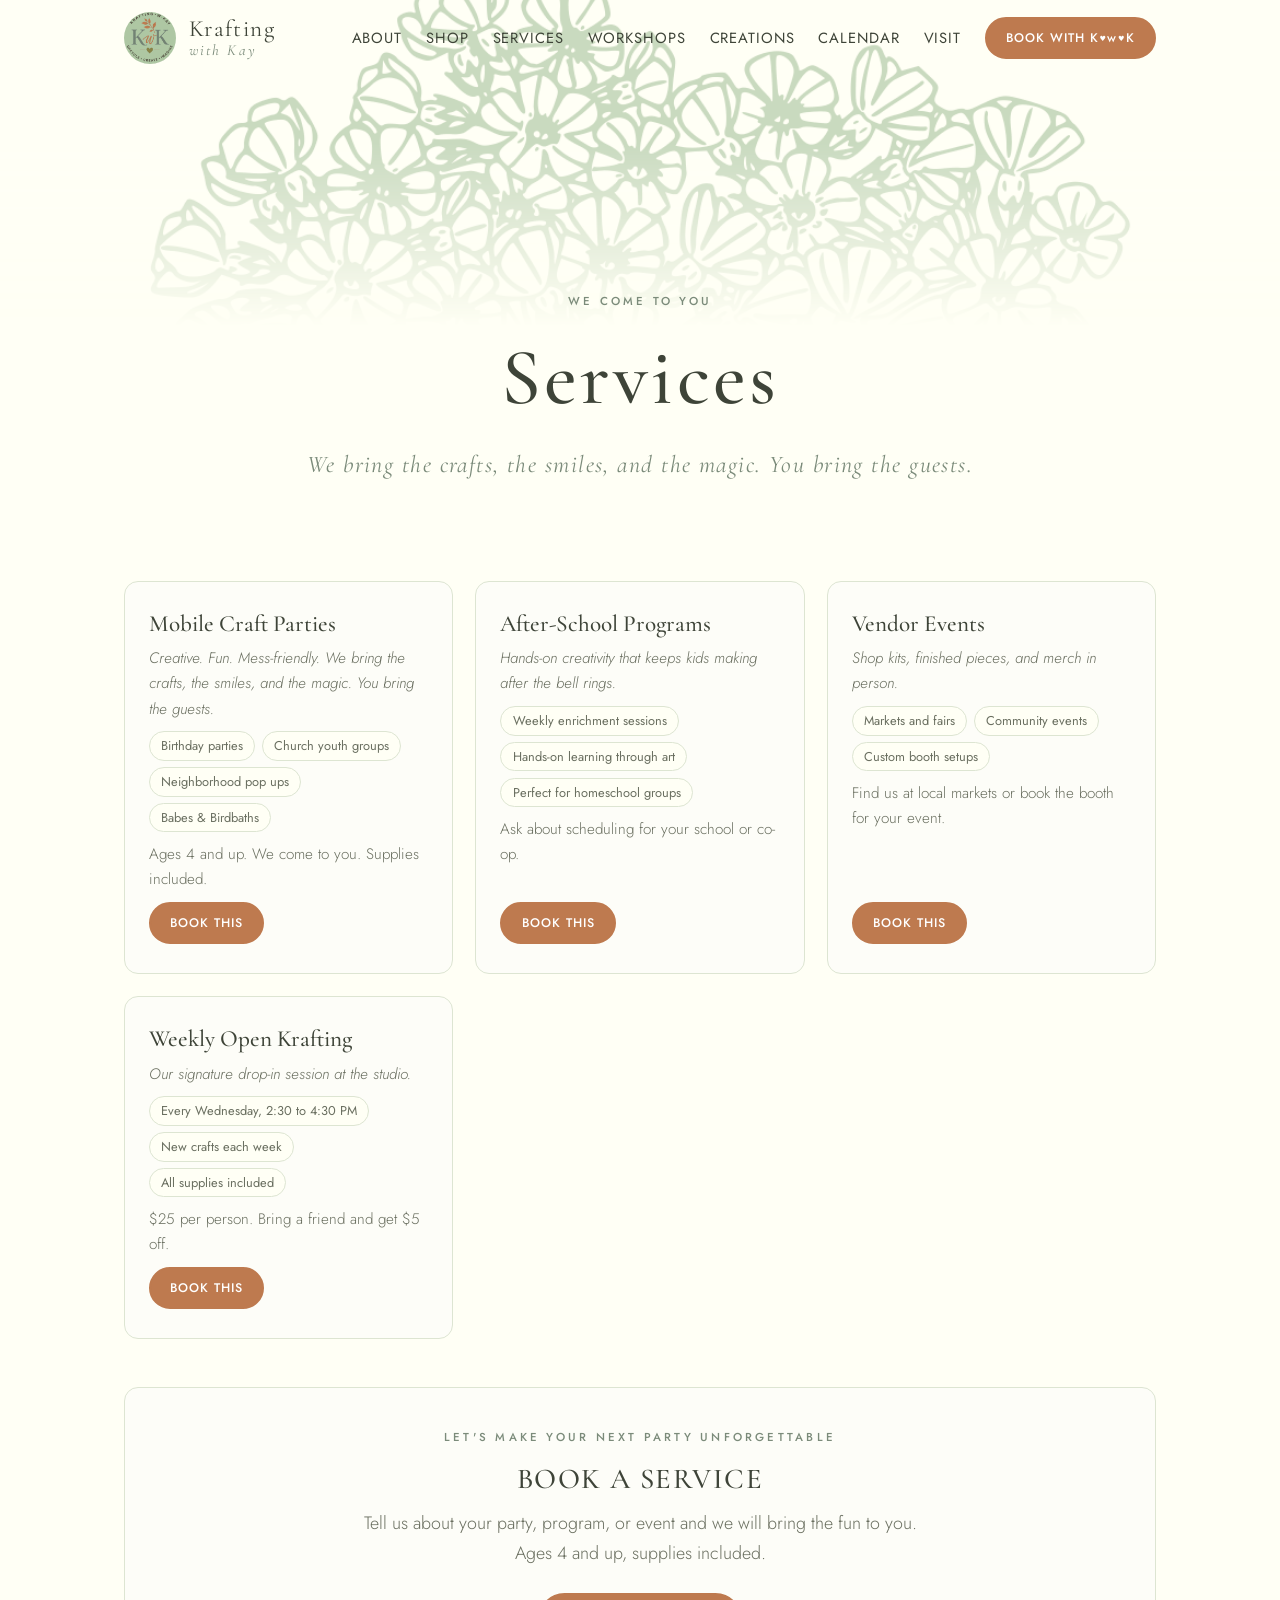
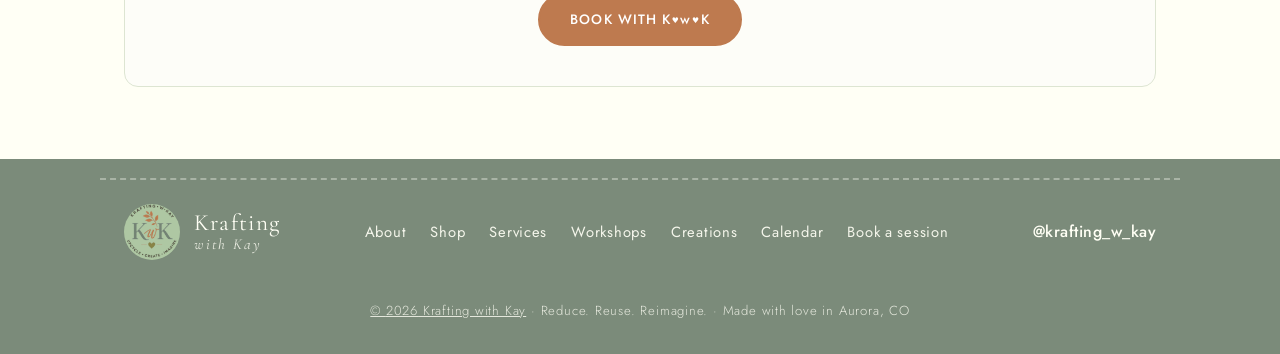
<file: services.html>
<!DOCTYPE html>
<html lang="en">
<head>
  <meta charset="UTF-8" />
  <meta name="viewport" content="width=device-width, initial-scale=1.0" />
  <title>Services | Krafting with Kay</title>
  <meta name="description" content="Mobile craft parties, after-school programs, vendor events, and weekly open krafting from Krafting with Kay in Aurora, CO." />
  <link rel="icon" href="assets/logo.png" />
  <link rel="preconnect" href="https://fonts.googleapis.com" />
  <link rel="preconnect" href="https://fonts.gstatic.com" crossorigin />
  <link href="https://fonts.googleapis.com/css2?family=Cormorant+Garamond:ital,wght@0,300;0,400;0,500;0,600;1,300;1,400;1,500&family=Jost:wght@300;400;500&display=swap" rel="stylesheet" />
  <link rel="stylesheet" href="styles.css" />
</head>
<body>
  <header class="site-header">
    <div class="wrap header-inner">
      <a class="brand" href="index.html#top">
        <img src="assets/logo.png" alt="Krafting with Kay logo" />
        <span class="brand-name">Krafting <span>with Kay</span></span>
      </a>
      <nav class="site-nav" id="siteNav">
        <a href="about.html">About</a>
        <a href="shop.html">Shop</a>
        <a href="services.html">Services</a>
        <a href="workshops.html">Workshops</a>
        <a href="creations.html">Creations</a>
        <a href="events.html">Calendar</a>
        <a href="index.html#visit">Visit</a>
        <a href="book.html" class="btn btn-small">Book with KwK</a>
      </nav>
      <button class="nav-toggle" id="navToggle" aria-label="Open menu">☰</button>
    </div>
  </header>

  <main>
    <section class="hero" style="padding-bottom:2.5rem">
      <div class="floral-band" aria-hidden="true"></div>
      <div class="wrap hero-inner" style="padding-top:2rem">
        <p class="eyebrow">We come to you</p>
        <h1>Services</h1>
        <p class="tagline">We bring the crafts, the smiles, and the magic. You bring the guests.</p>
      </div>
    </section>

    <section class="section" style="padding-top:1.5rem">
      <div class="wrap">
        <div class="services-grid" id="servicesGrid">
          <p class="muted">Loading…</p>
        </div>
        <div class="visit-card center" style="margin-top:3rem">
          <p class="eyebrow">Let's make your next party unforgettable</p>
          <h2 style="font-size:1.8rem">Book a service</h2>
          <p class="lede" style="margin:0 auto 1.5rem">Tell us about your party, program, or event and we will bring the fun to you. Ages 4 and up, supplies included.</p>
          <a class="btn" href="book.html?session=private">Book with KwK</a>
        </div>
      </div>
    </section>
  </main>

  <footer class="site-footer">
    <div class="wrap footer-inner">
      <div class="footer-brand">
        <img src="assets/logo.png" alt="Krafting with Kay logo" />
        <span class="brand-name">Krafting <span>with Kay</span></span>
      </div>
      <nav class="footer-nav" aria-label="Footer">
        <a href="about.html">About</a>
        <a href="shop.html">Shop</a>
        <a href="services.html">Services</a>
        <a href="workshops.html">Workshops</a>
        <a href="creations.html">Creations</a>
        <a href="events.html">Calendar</a>
        <a href="book.html">Book a session</a>
      </nav>
      <p><span id="instaFooter">@krafting_w_kay</span></p>
      <p class="footer-note"><a class="stealth-admin" href="settings.html">© <span id="year"></span> Krafting with Kay</a> · Reduce. Reuse. Reimagine. · Made with love in Aurora, CO</p>
    </div>
  </footer>

  <script src="script.js"></script>
</body>
</html>
</file>
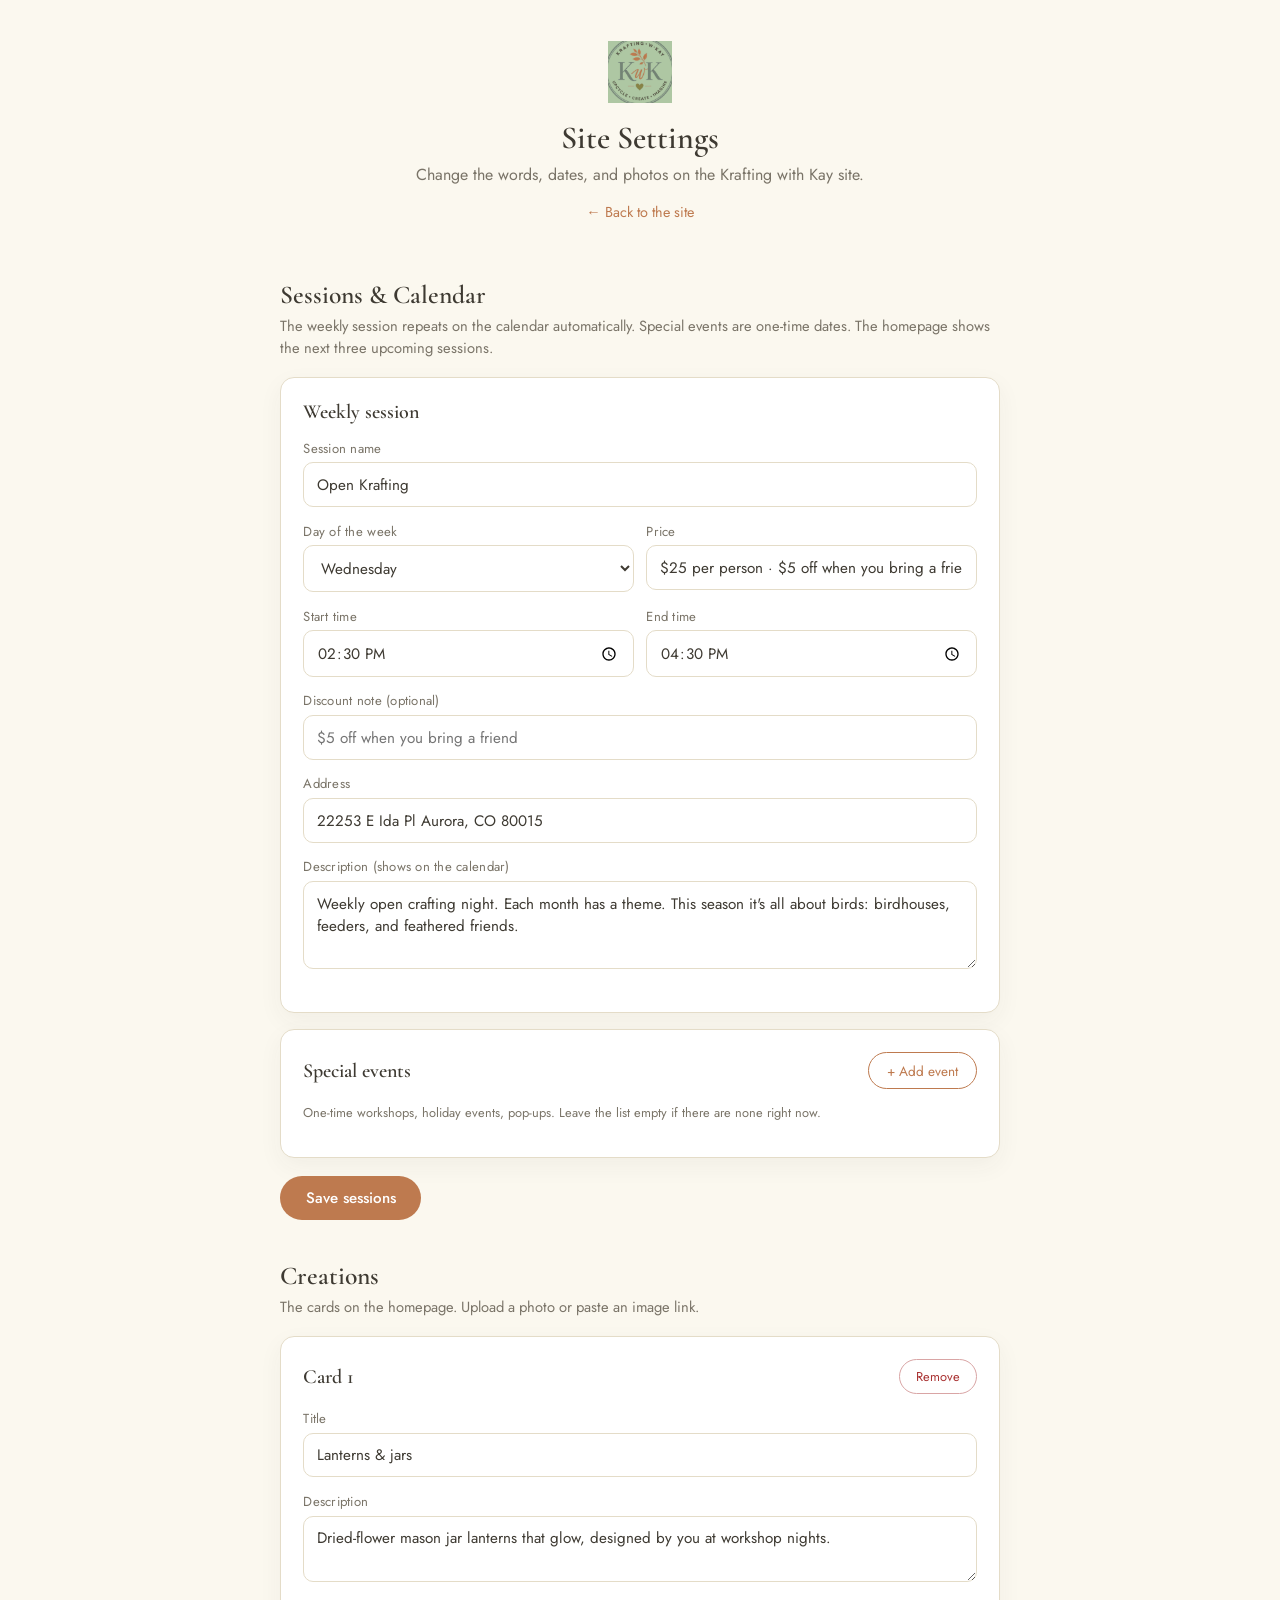
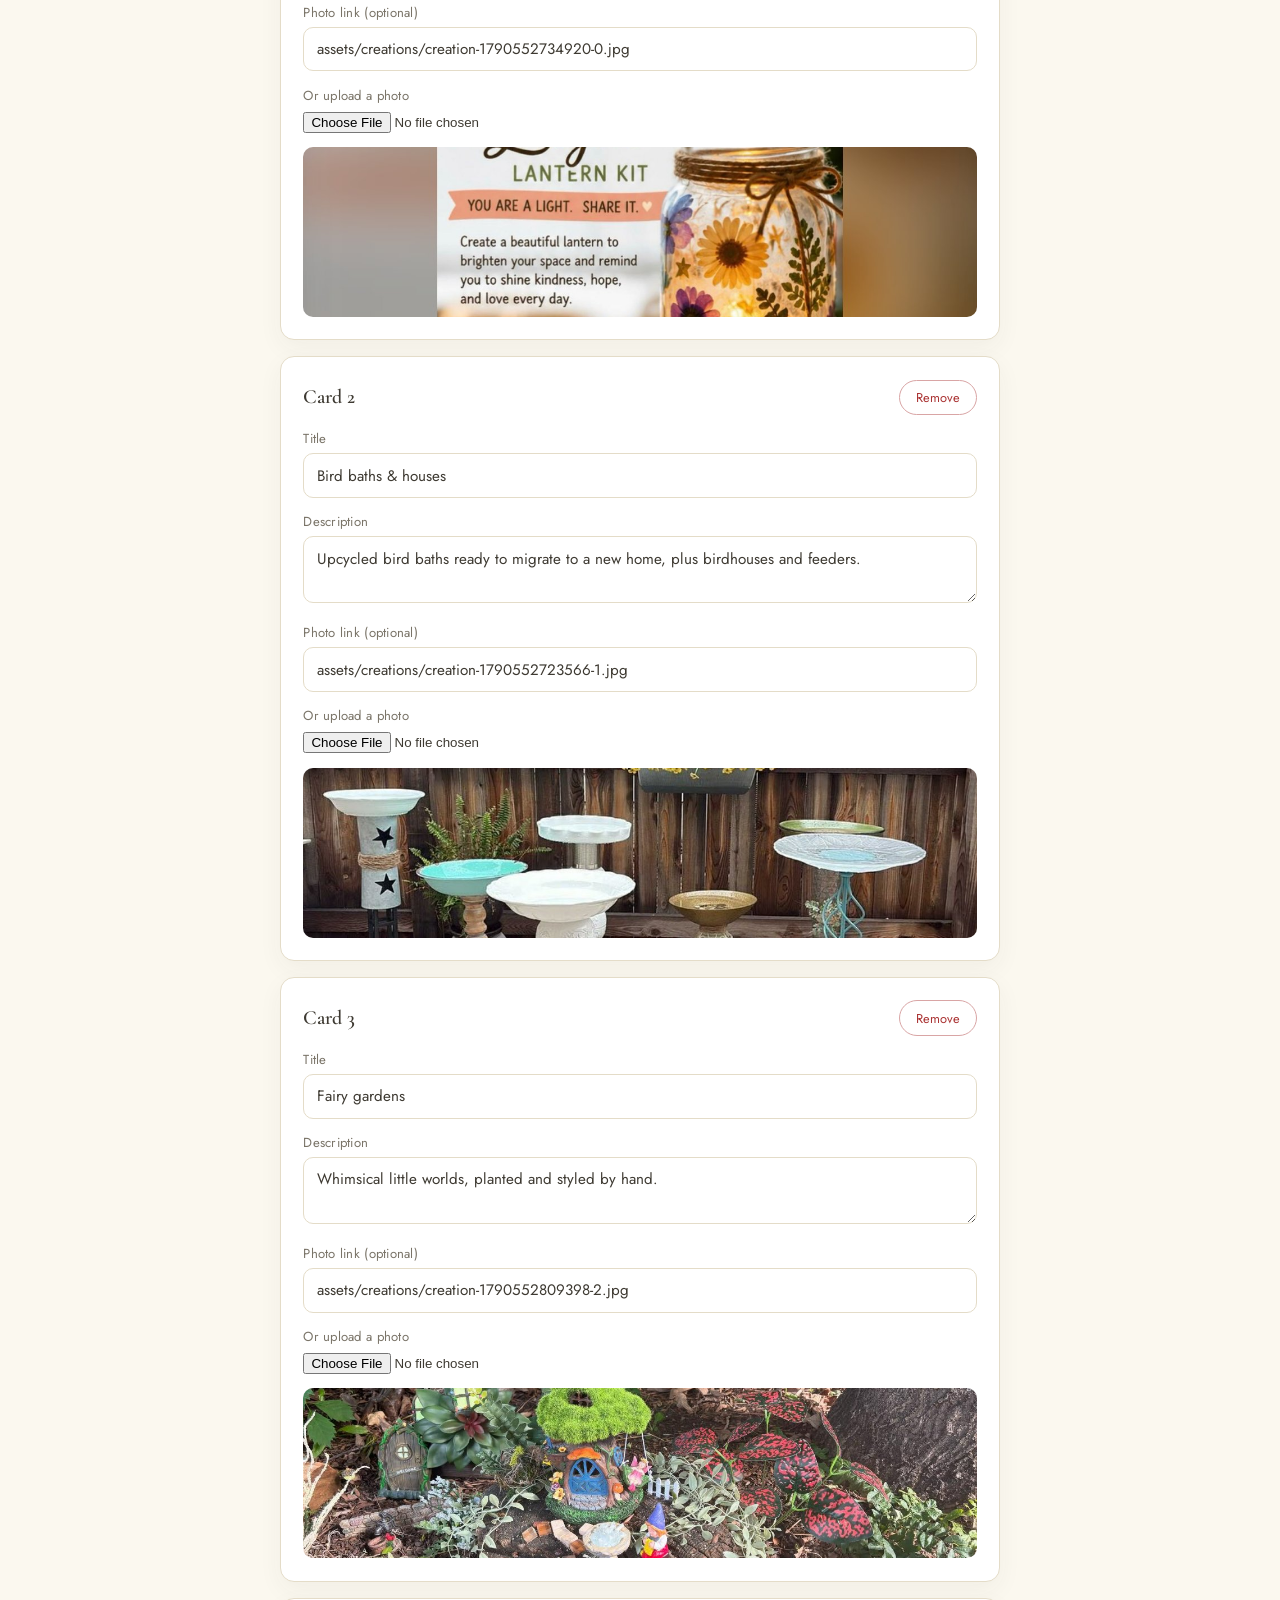
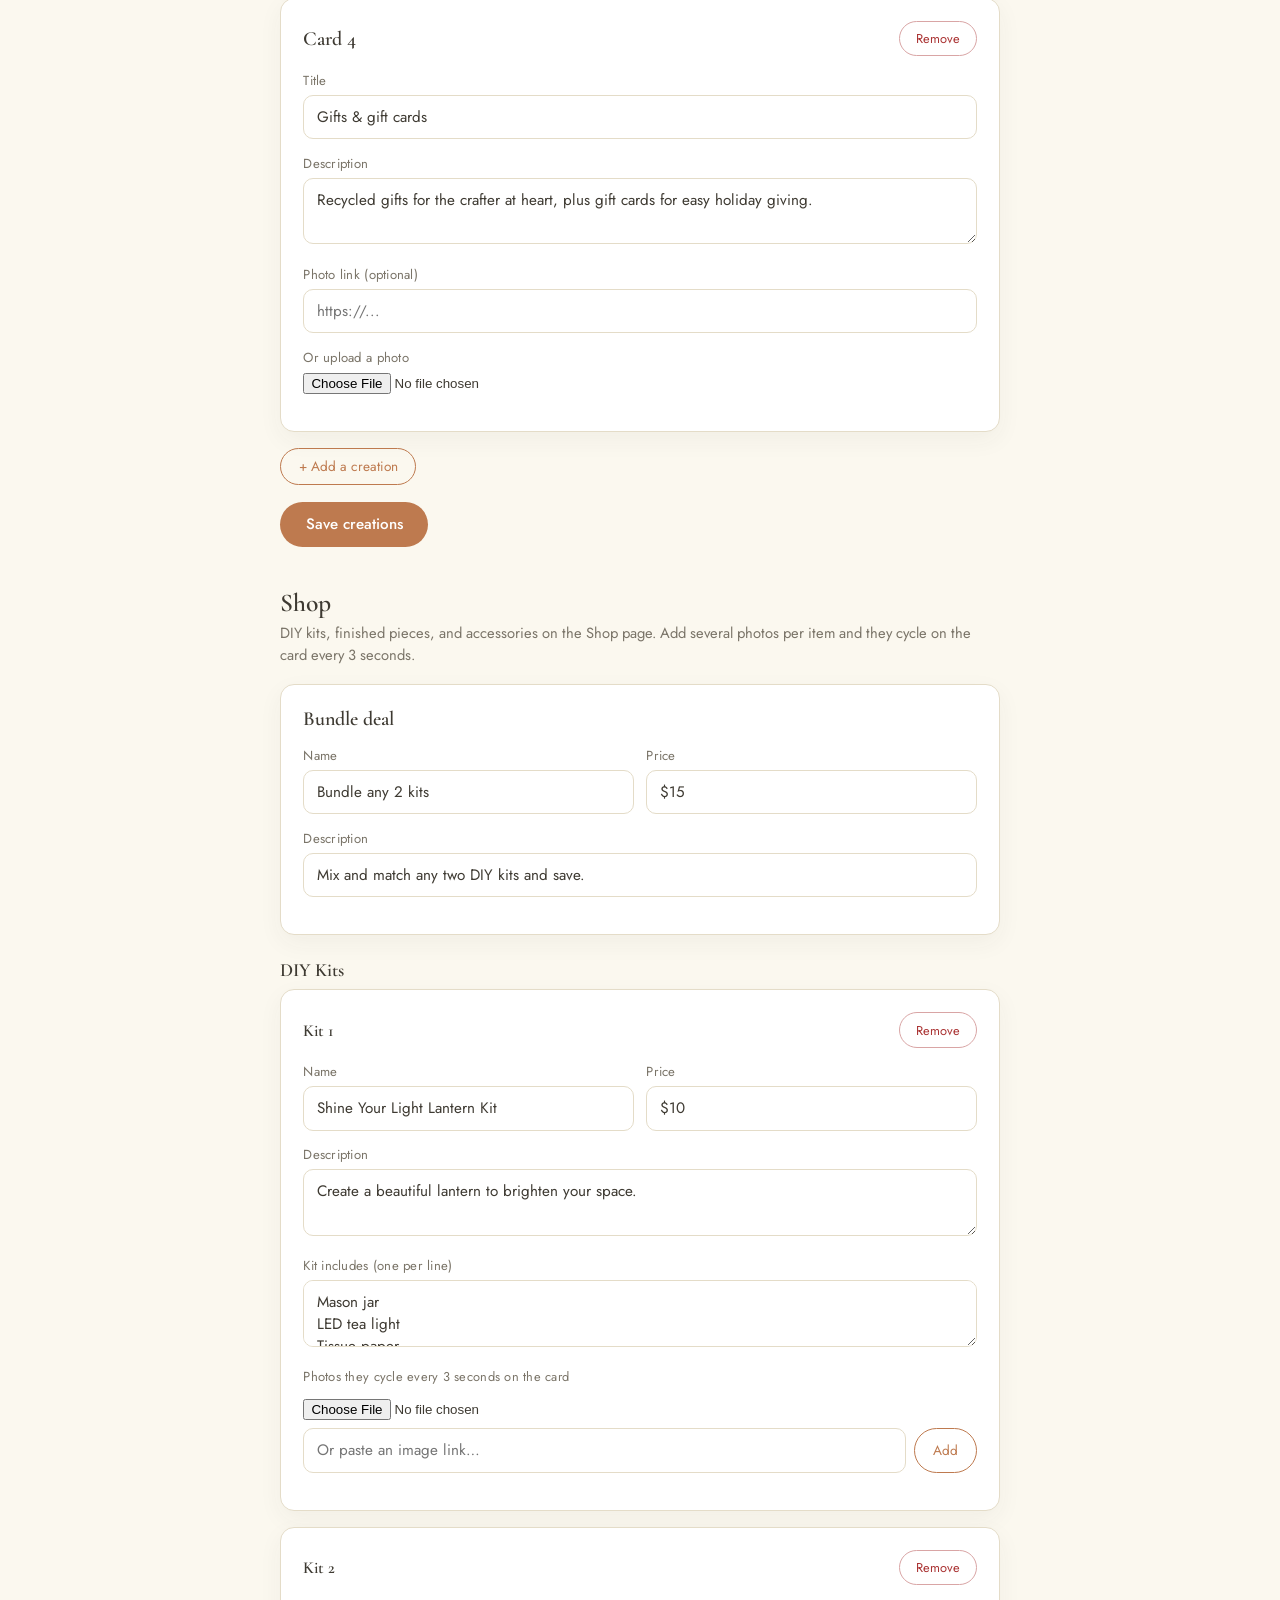
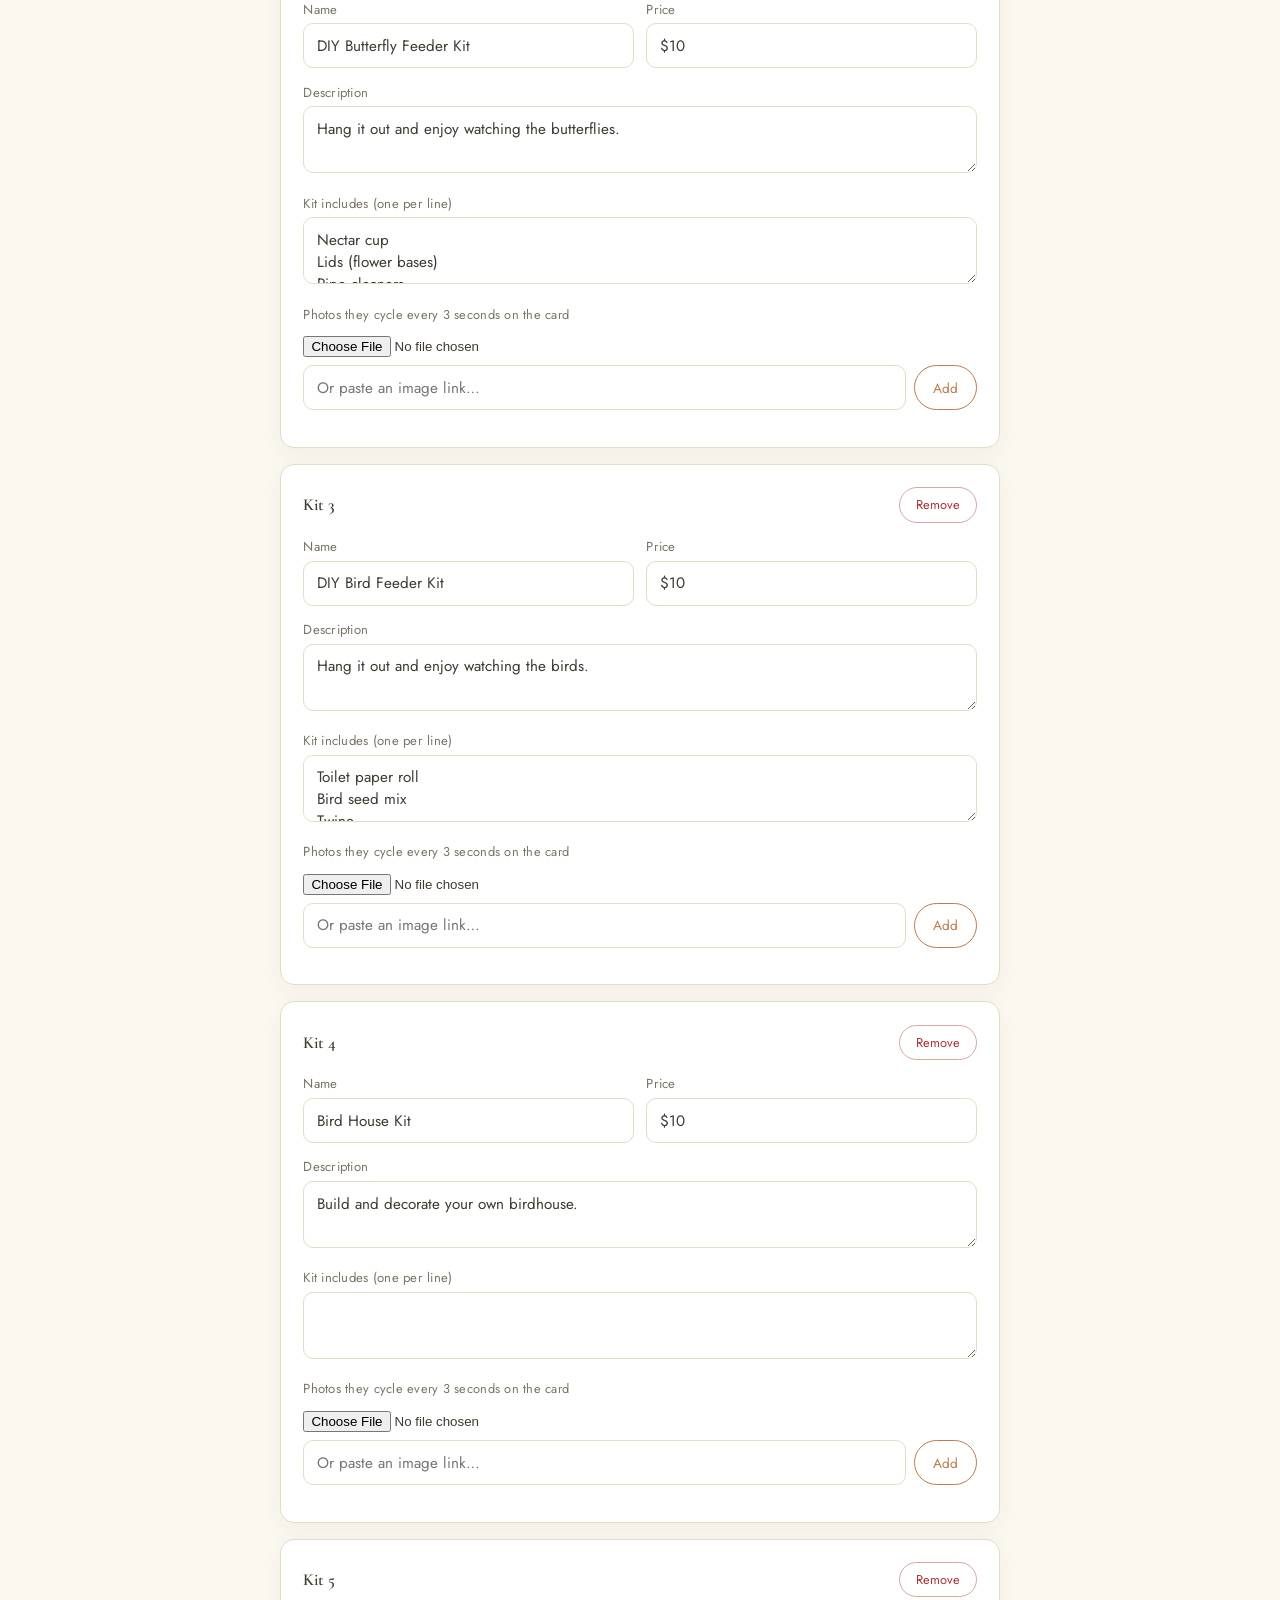
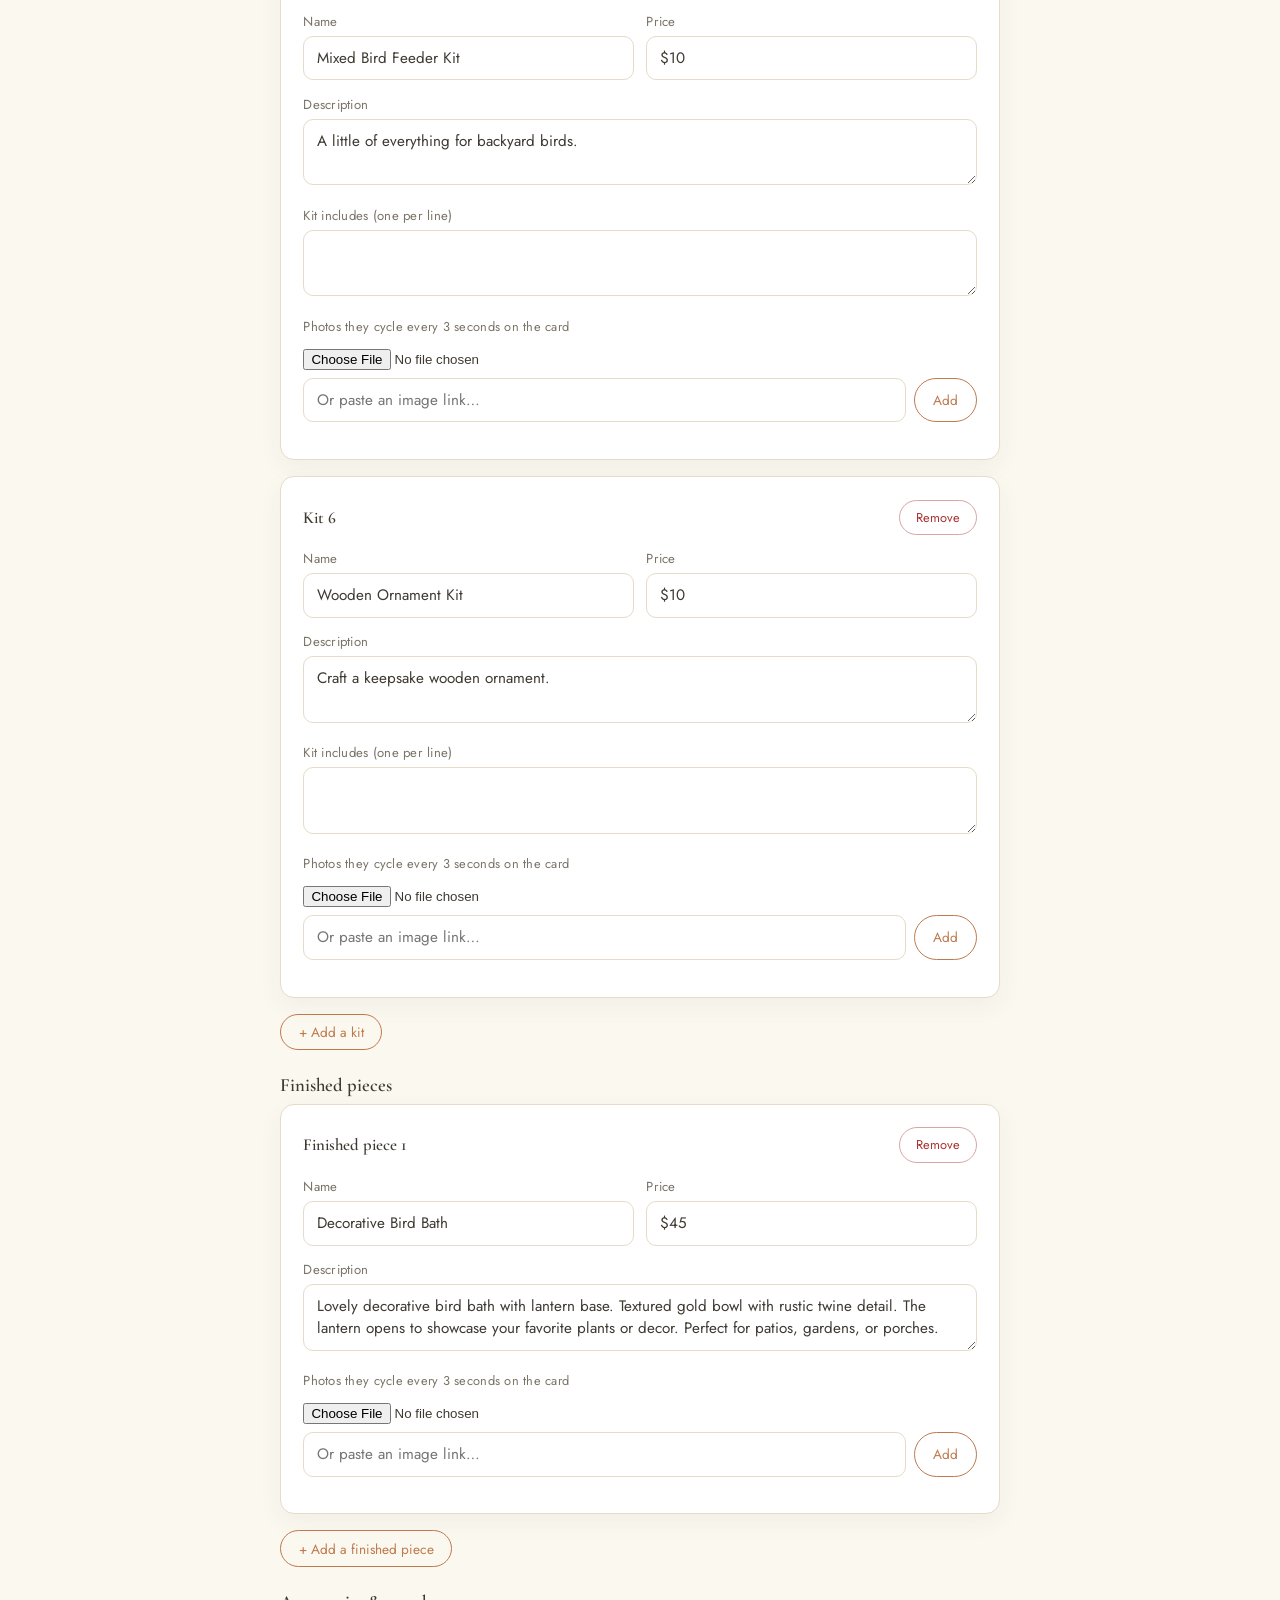
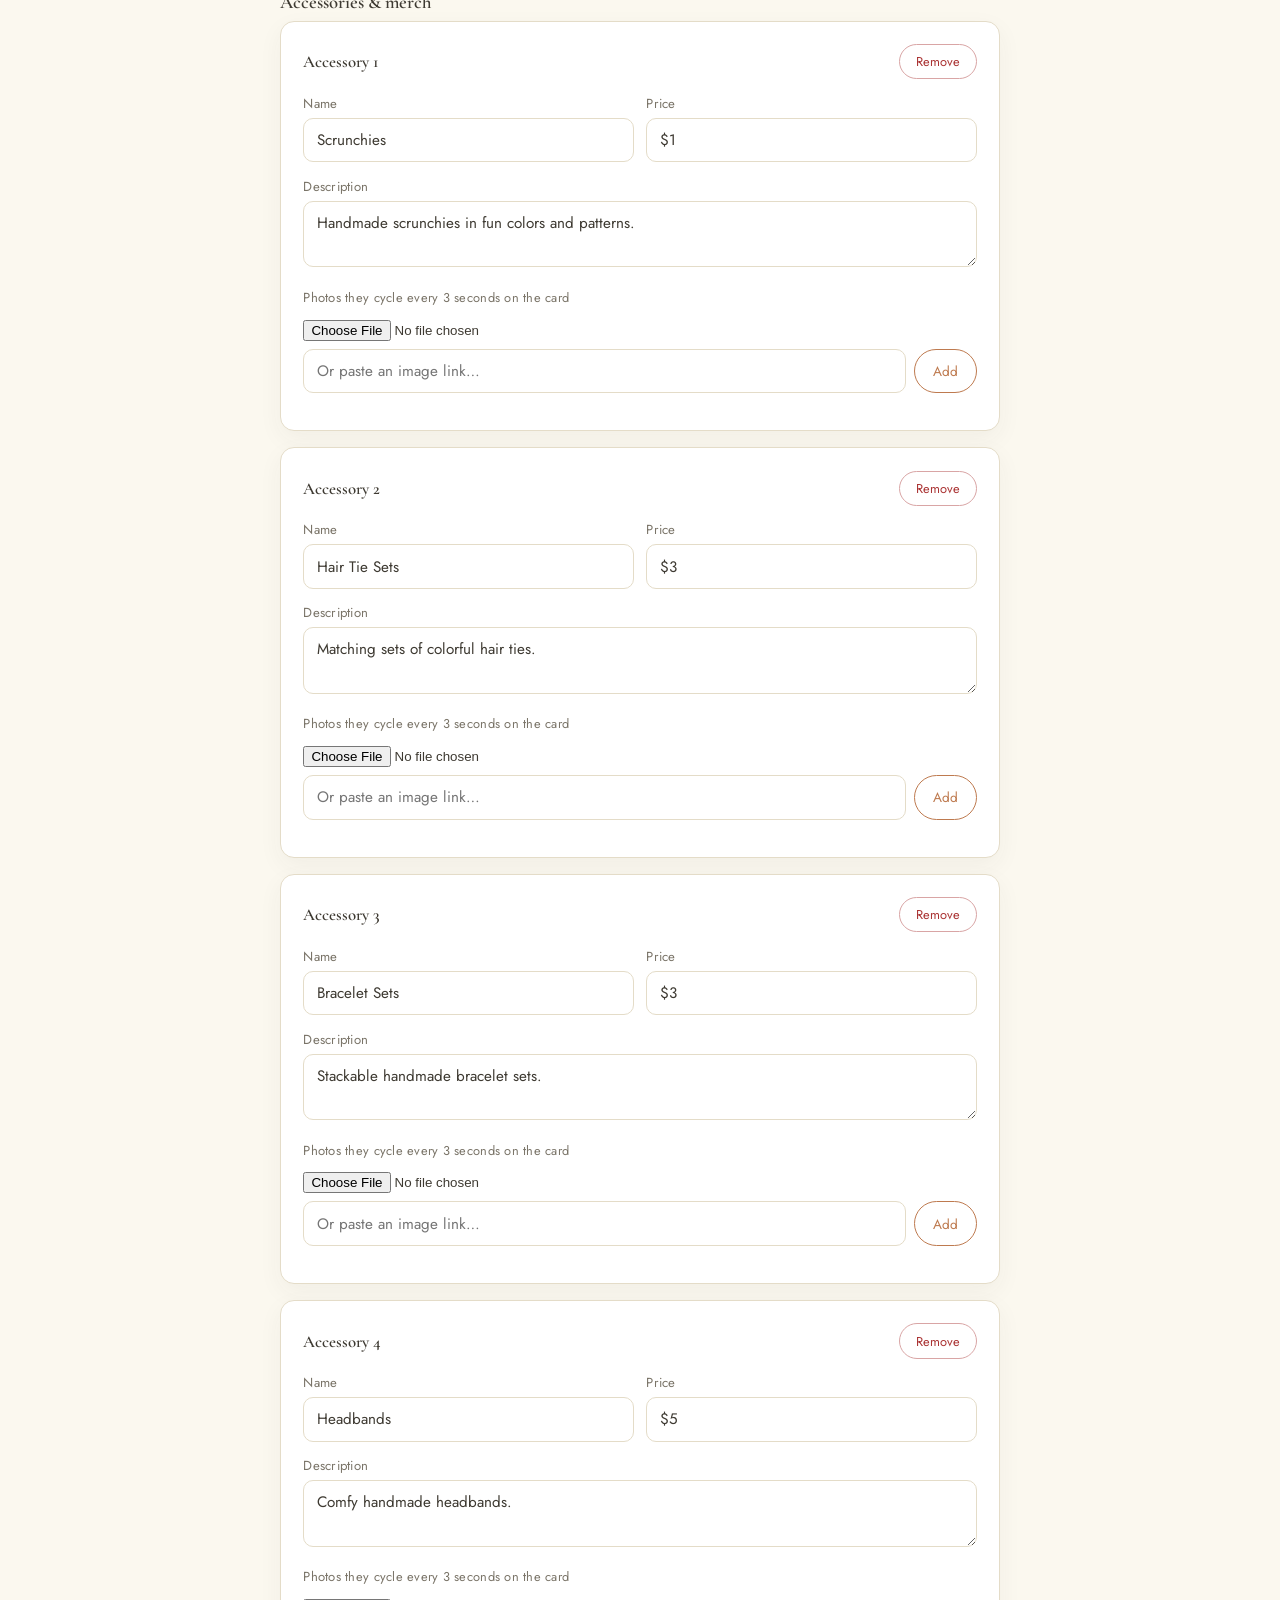
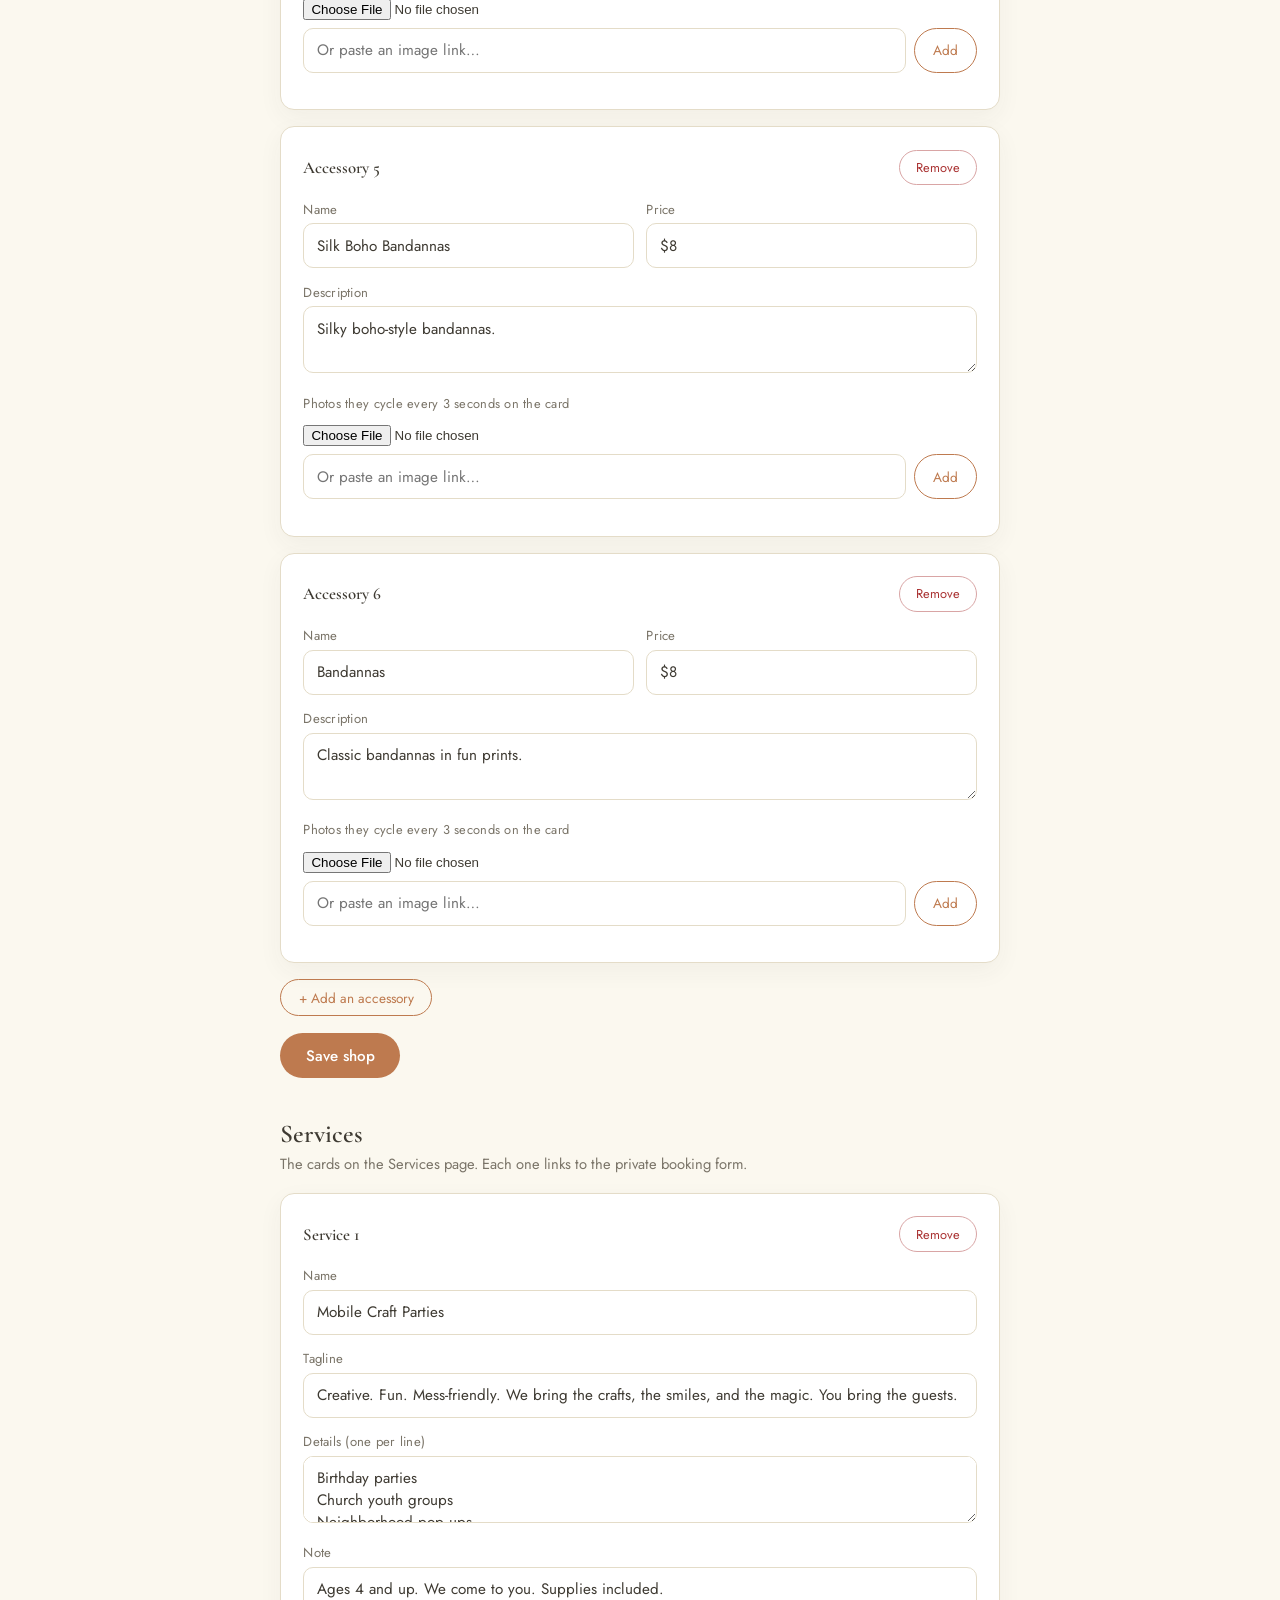
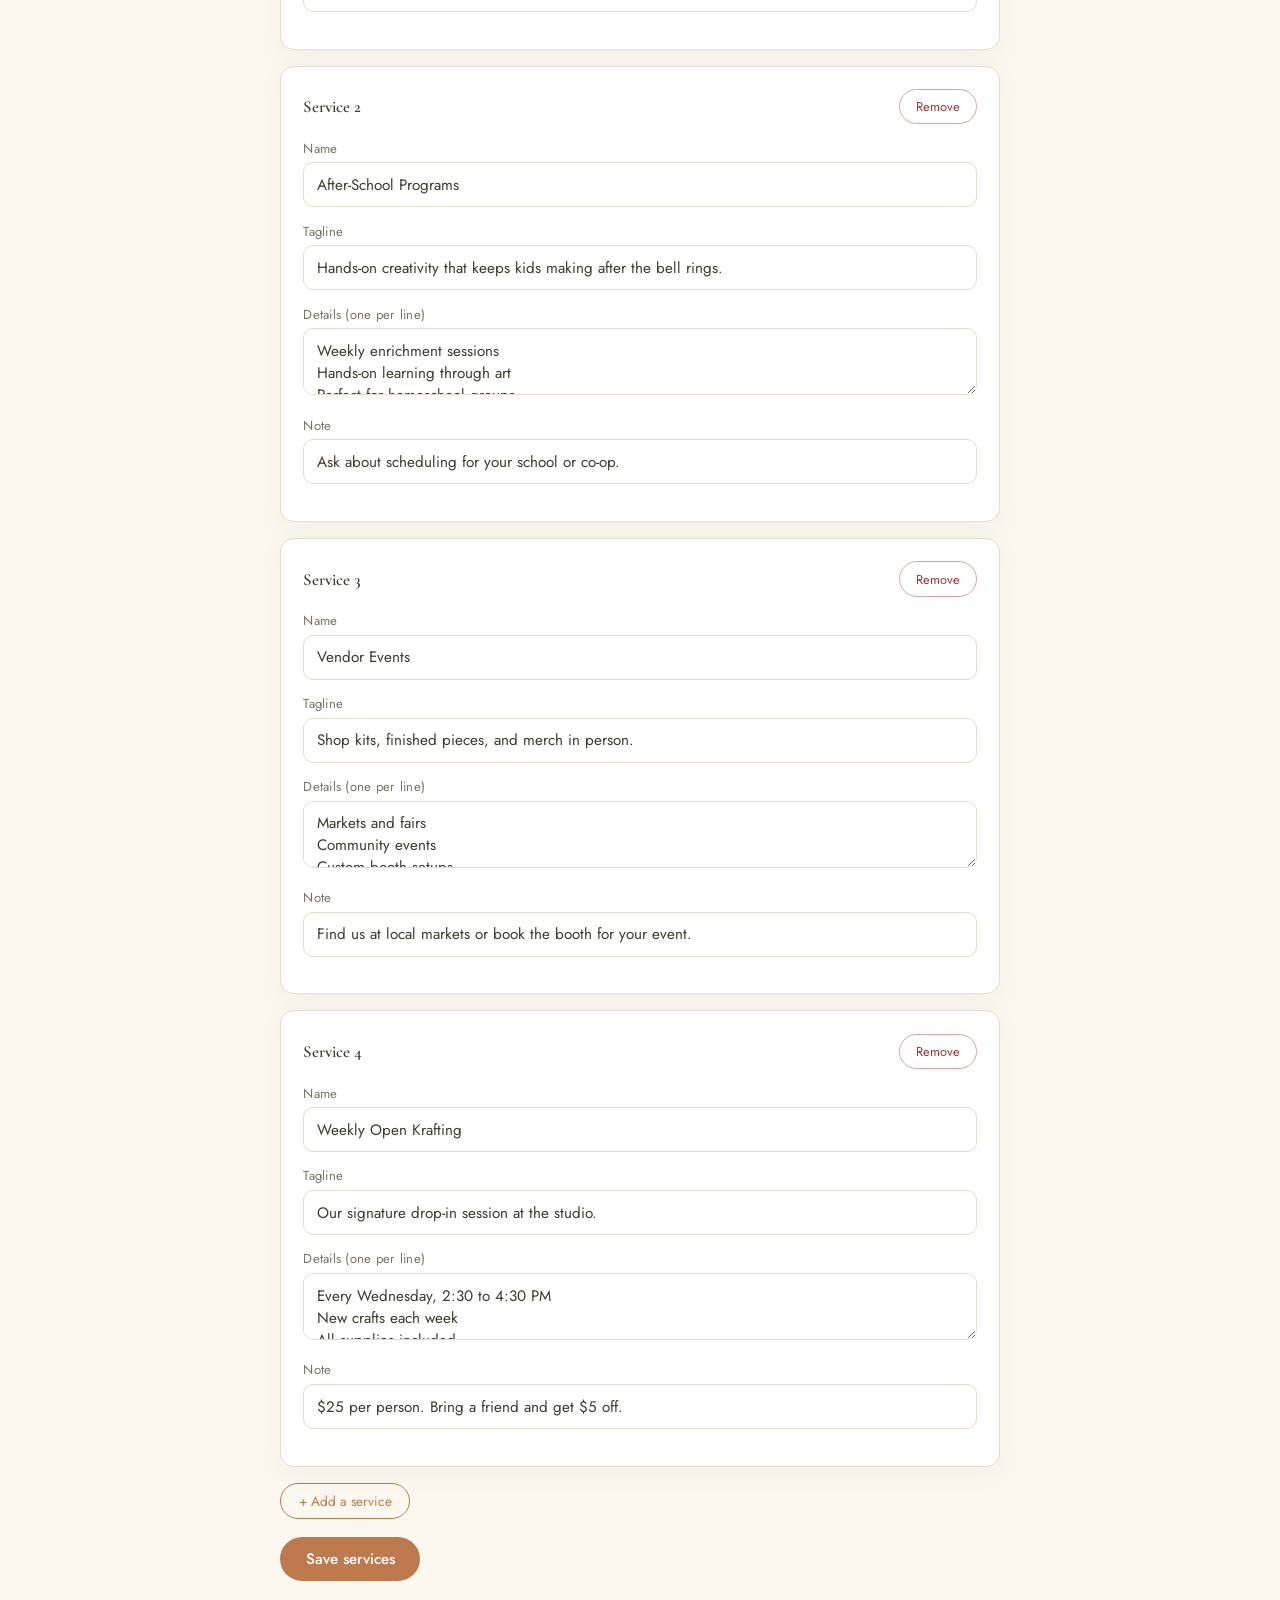
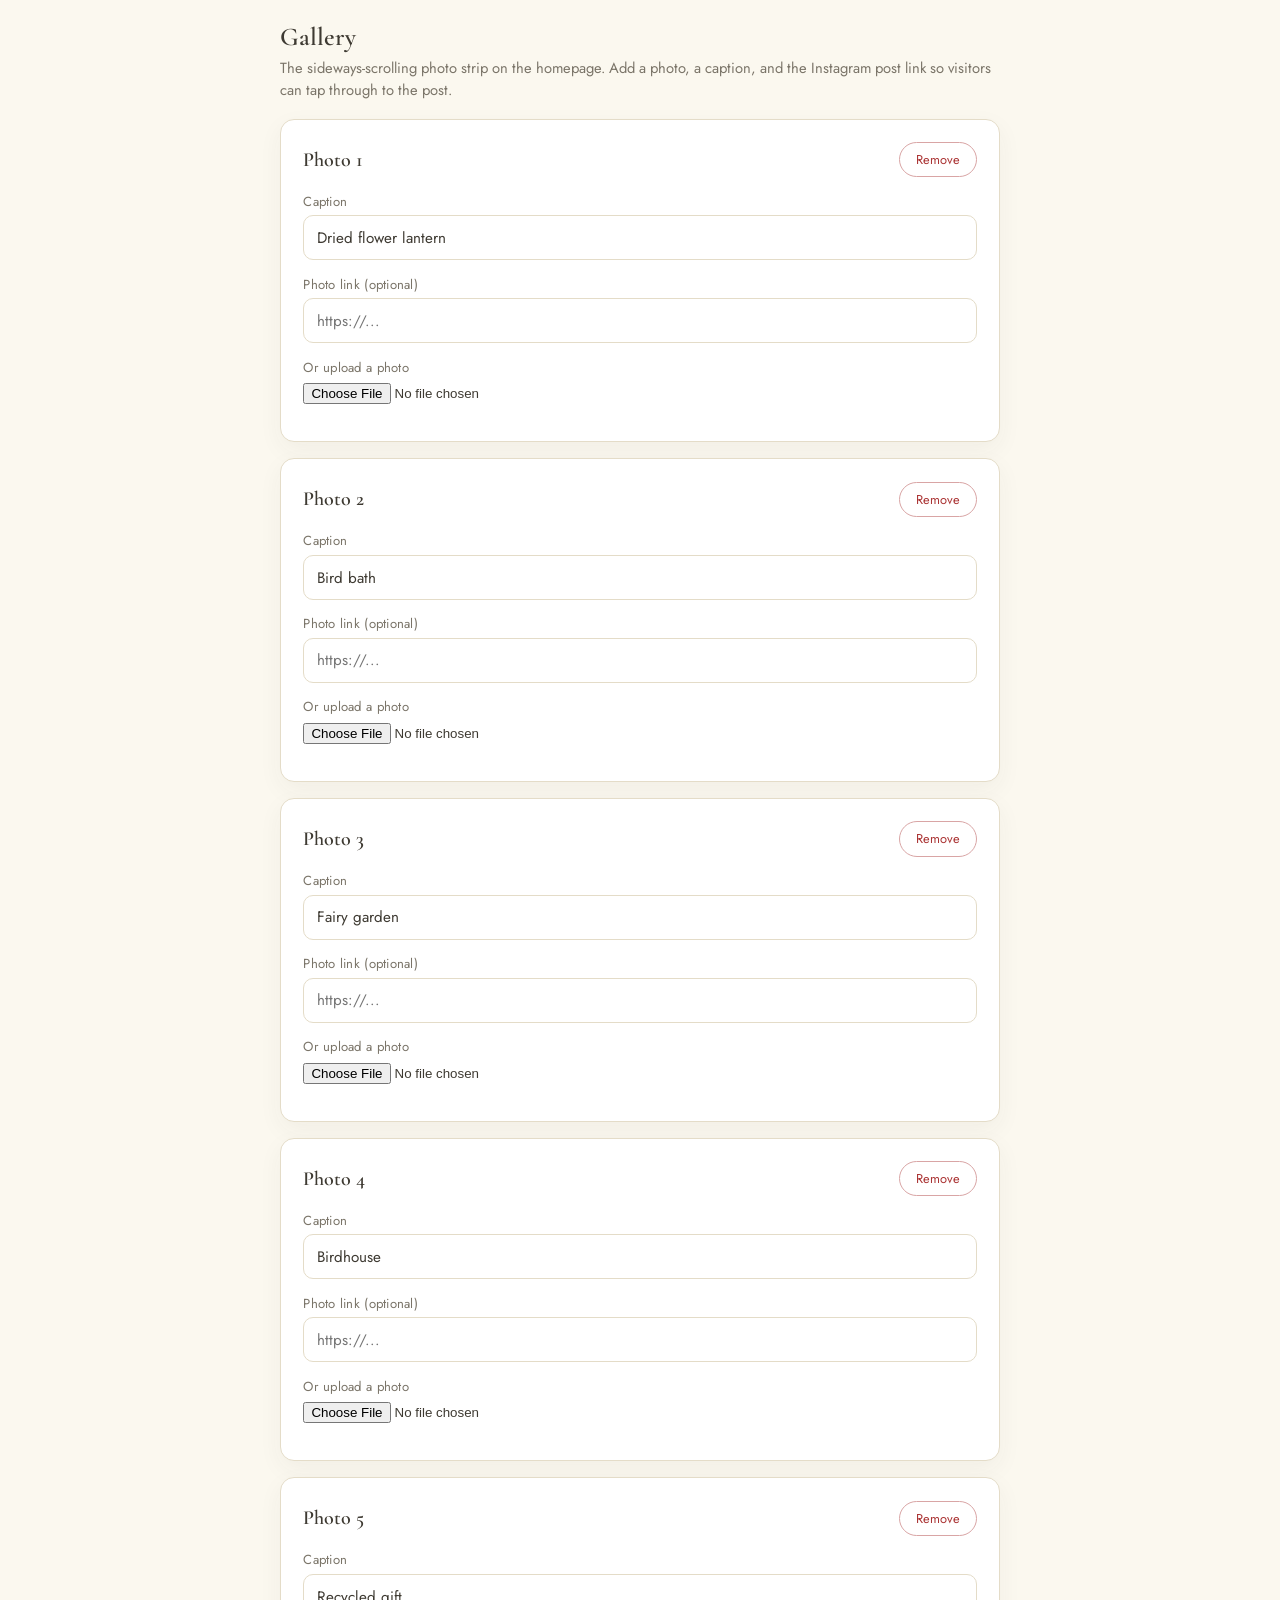
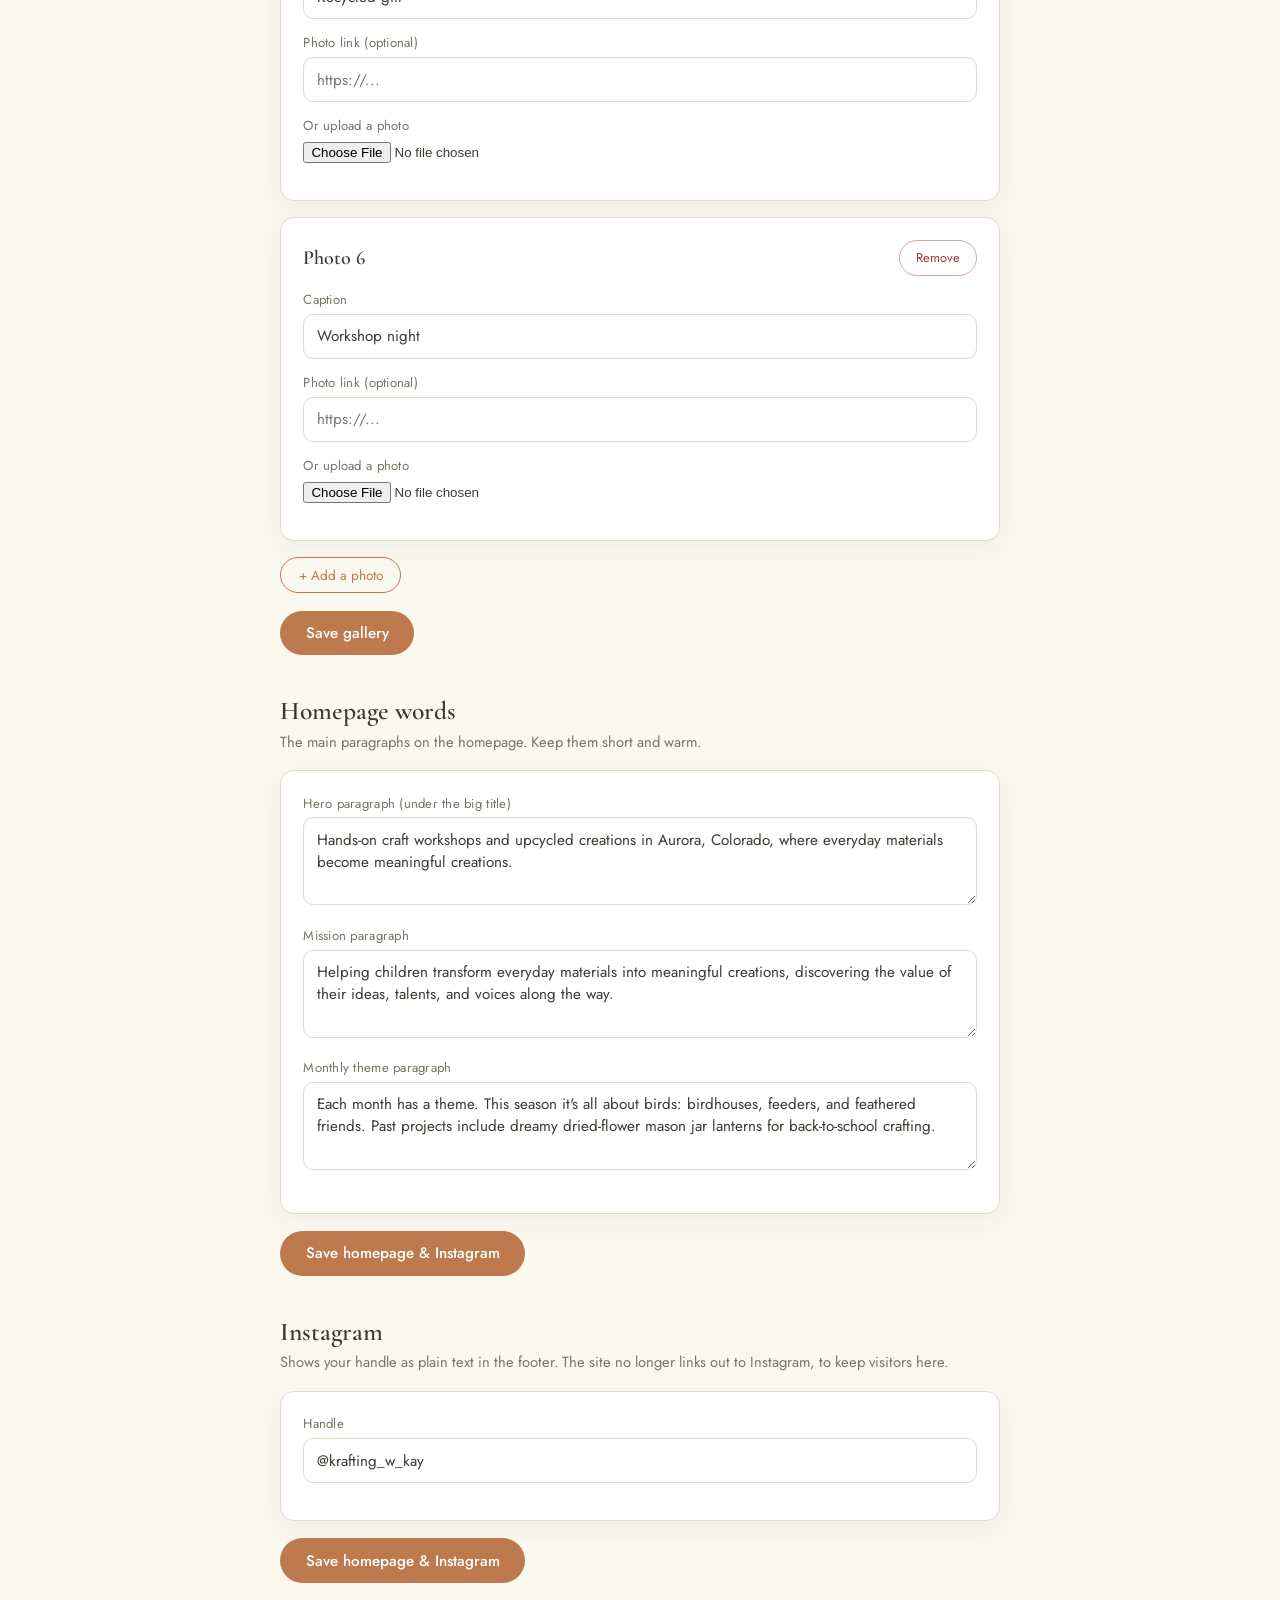
<file: settings.html>
<!DOCTYPE html>
<html lang="en">
<head>
  <meta charset="UTF-8" />
  <meta name="viewport" content="width=device-width, initial-scale=1.0" />
  <title>Site Settings | Krafting with Kay</title>
  <meta name="robots" content="noindex, nofollow" />
  <link rel="icon" href="assets/logo.png" />
  <link rel="preconnect" href="https://fonts.googleapis.com" />
  <link rel="preconnect" href="https://fonts.gstatic.com" crossorigin />
  <link href="https://fonts.googleapis.com/css2?family=Cormorant+Garamond:ital,wght@0,400;0,500;0,600;1,400&family=Jost:wght@300;400;500;600&display=swap" rel="stylesheet" />
  <style>
    :root{
      --sage:#A9C39E; --cream:#FFFFF5; --paper:#FBF8EF; --terra:#BE7A4F;
      --olive:#8A8447; --deep:#7B8B7A; --ink:#3E3A32; --muted:#7A7468; --line:#E4DCC8;
    }
    *{box-sizing:border-box}
    body{margin:0;font-family:'Jost',sans-serif;background:var(--paper);color:var(--ink);padding-bottom:110px}
    h1,h2,h3{font-family:'Cormorant Garamond',serif;font-weight:600;margin:0}
    .wrap{max-width:760px;margin:0 auto;padding:0 1.25rem}
    header.top{padding:2.5rem 0 1rem;text-align:center}
    header.top img{width:64px;height:64px;object-fit:contain}
    header.top h1{font-size:2rem;margin-top:.5rem}
    header.top p{color:var(--muted);margin:.4rem 0 0}
    .back{display:inline-block;margin-top:1rem;color:var(--terra);text-decoration:none;font-size:.9rem}
    .row{display:flex;gap:.6rem}
    input[type=text],input[type=password],input[type=time],input[type=date],input[type=url],select,textarea{
      width:100%;padding:.65rem .8rem;border:1px solid var(--line);border-radius:10px;
      font-family:inherit;font-size:.95rem;background:#fff;color:var(--ink)}
    textarea{min-height:88px;resize:vertical}
    input:focus,select:focus,textarea:focus{outline:2px solid var(--sage);border-color:var(--sage)}
    .btn{background:var(--terra);color:#fff;border:0;border-radius:999px;padding:.7rem 1.6rem;
      font-family:inherit;font-size:.95rem;font-weight:500;cursor:pointer}
    .btn:hover{background:#a86a42}
    .btn:disabled{opacity:.55;cursor:wait}
    .btn-ghost{background:transparent;color:var(--terra);border:1px solid var(--terra);border-radius:999px;
      padding:.45rem 1.1rem;font-family:inherit;font-size:.85rem;cursor:pointer}
    .btn-danger{background:transparent;color:#a33;border:1px solid #d9a5a5;border-radius:999px;
      padding:.45rem 1rem;font-family:inherit;font-size:.8rem;cursor:pointer}
    .err{color:#a33;font-size:.9rem;margin-top:.6rem;min-height:1.2em}
    .section{margin:2.5rem 0 0}
    .section > h2{font-size:1.6rem;margin-bottom:.3rem}
    .section > p.hint{color:var(--muted);font-size:.92rem;margin:0 0 1.1rem}
    .card{background:#fff;border:1px solid var(--line);border-radius:14px;padding:1.4rem;margin-bottom:1rem;
      box-shadow:0 8px 24px rgba(62,58,50,.05)}
    .card h3{font-size:1.25rem;margin-bottom:.9rem}
    .field{margin-bottom:.9rem}
    .field label{display:block;font-size:.82rem;color:var(--muted);margin-bottom:.3rem;letter-spacing:.02em}
    .grid2{display:grid;grid-template-columns:1fr 1fr;gap:.8rem}
    @media(max-width:560px){.grid2{grid-template-columns:1fr}}
    .thumb{width:100%;max-height:170px;object-fit:cover;border-radius:10px;margin-top:.5rem;display:block}
    .photo-thumbs{display:flex;flex-wrap:wrap;gap:.5rem;margin:.4rem 0}
    .photo-thumb{position:relative;width:84px;height:63px;border-radius:8px;overflow:hidden;border:1px solid var(--line)}
    .photo-thumb img{width:100%;height:100%;object-fit:cover;display:block}
    .photo-thumb button{position:absolute;top:2px;right:2px;width:22px;height:22px;border-radius:50%;border:0;background:rgba(20,20,20,.65);color:#fff;font-size:14px;line-height:1;cursor:pointer}
    .photo-add-row{display:flex;flex-direction:column;gap:.5rem}
    .link-row{display:flex;gap:.5rem}
    .link-row input{flex:1}
    .tiny{font-size:.8rem;color:var(--muted)}
    .card-head{display:flex;align-items:center;justify-content:space-between;margin-bottom:.9rem}
    .card-head h3{margin:0}
    .section-save{display:flex;align-items:center;gap:1rem;margin-top:1.1rem;flex-wrap:wrap}
    .status{font-size:.9rem;color:var(--muted)}
    .status.ok{color:var(--olive)} .status.err{color:#a33}
    .divider{border:0;border-top:1px dashed var(--line);margin:1.1rem 0}
    .tiny{font-size:.8rem;color:var(--muted)}

    /* ---------- crop modal ---------- */
    .crop-overlay{position:fixed;inset:0;background:rgba(40,36,28,.82);z-index:100;
      display:flex;flex-direction:column;align-items:center;justify-content:center;gap:1rem;padding:1.5rem}
    .crop-overlay[hidden]{display:none}
    .crop-title{color:#fff;font-family:'Cormorant Garamond',serif;font-size:1.4rem;margin:0}
    .crop-stage{position:relative;width:min(92vw,560px);overflow:hidden;
      border-radius:12px;background:#222;touch-action:none;cursor:grab}
    .crop-stage:active{cursor:grabbing}
    .crop-stage img{position:absolute;inset:0;width:100%;height:100%;
      user-select:none;-webkit-user-drag:none;pointer-events:none}
    .crop-box{position:absolute;top:0;left:0;pointer-events:none;
      box-shadow:0 0 0 9999px rgba(20,16,10,.62);border:2px solid #fff;border-radius:2px}
    .crop-controls{display:flex;align-items:center;gap:.9rem;width:min(92vw,560px)}
    .crop-controls .zoom-out,.crop-controls .zoom-in{background:rgba(255,255,255,.14);color:#fff;border:1px solid rgba(255,255,255,.35);
      width:44px;height:44px;border-radius:50%;font-size:1.3rem;cursor:pointer;flex:none}
    .crop-controls input[type=range]{flex:1;accent-color:var(--sage);height:44px}
    .crop-actions{display:flex;gap:.8rem}
    .crop-actions .btn-ghost{color:#fff;border-color:rgba(255,255,255,.6)}
    .crop-hint{color:rgba(255,255,255,.75);font-size:.85rem;margin:0;text-align:center;max-width:34rem}
    .crop-modes{display:flex;background:rgba(255,255,255,.12);border:1px solid rgba(255,255,255,.25);border-radius:999px;padding:4px;gap:4px}
    .crop-mode{border:0;background:transparent;color:rgba(255,255,255,.75);font:inherit;font-size:.85rem;
      padding:.5rem 1.1rem;border-radius:999px;cursor:pointer}
    .crop-mode.active{background:#fff;color:#3a352c;font-weight:600}
    .fit-bg{display:none;position:absolute;inset:0;width:100%;height:100%;object-fit:cover;
      filter:blur(28px) brightness(.72);transform:scale(1.12);pointer-events:none}
    .crop-stage.fit .fit-bg{display:block}
    .crop-stage.fit #cropImg{object-fit:contain}
    .crop-stage.fit .crop-box{display:none}
    .crop-controls button:disabled{opacity:.35;cursor:default}
    .crop-controls input[type=range]:disabled{opacity:.35}
  </style>
</head>
<body>
  <div class="wrap">
    <header class="top">
      <img src="assets/logo.png" alt="Krafting with Kay logo" />
      <h1>Site Settings</h1>
      <p>Change the words, dates, and photos on the Krafting with Kay site.</p>
      <a class="back" href="index.html">&larr; Back to the site</a>
    </header>

    <div id="panel">
      <!-- ============ SESSIONS & CALENDAR ============ -->
      <div class="section">
        <h2>Sessions &amp; Calendar</h2>
        <p class="hint">The weekly session repeats on the calendar automatically. Special events are one-time dates. The homepage shows the next three upcoming sessions.</p>

        <div class="card">
          <h3>Weekly session</h3>
          <div class="field"><label>Session name</label><input type="text" id="ev-title" /></div>
          <div class="grid2">
            <div class="field"><label>Day of the week</label>
              <select id="ev-day">
                <option value="0">Sunday</option><option value="1">Monday</option>
                <option value="2">Tuesday</option><option value="3">Wednesday</option>
                <option value="4">Thursday</option><option value="5">Friday</option>
                <option value="6">Saturday</option>
              </select>
            </div>
            <div class="field"><label>Price</label><input type="text" id="ev-price" placeholder="$25 per person" /></div>
          </div>
          <div class="grid2">
            <div class="field"><label>Start time</label><input type="time" id="ev-start" /></div>
            <div class="field"><label>End time</label><input type="time" id="ev-end" /></div>
          </div>
          <div class="field"><label>Discount note (optional)</label><input type="text" id="ev-discount" placeholder="$5 off when you bring a friend" /></div>
          <div class="field"><label>Address</label><input type="text" id="ev-address" /></div>
          <div class="field"><label>Description (shows on the calendar)</label><textarea id="ev-desc"></textarea></div>
        </div>

        <div class="card">
          <div class="card-head"><h3>Special events</h3><button class="btn-ghost" id="addEventBtn" type="button">+ Add event</button></div>
          <div id="oneOffList"></div>
          <p class="tiny">One-time workshops, holiday events, pop-ups. Leave the list empty if there are none right now.</p>
        </div>
        <div class="section-save">
          <button class="btn" type="button" data-save="events">Save sessions</button>
          <span class="status" data-status></span>
        </div>
      </div>

      <!-- ============ CREATIONS ============ -->
      <div class="section">
        <h2>Creations</h2>
        <p class="hint">The cards on the homepage. Upload a photo or paste an image link.</p>
        <div id="cards"></div>
        <button class="btn-ghost" id="addCardBtn" type="button">+ Add a creation</button>
        <div class="section-save">
          <button class="btn" type="button" data-save="creations">Save creations</button>
          <span class="status" data-status></span>
        </div>
      </div>

      <!-- ============ SHOP ============ -->
      <div class="section">
        <h2>Shop</h2>
        <p class="hint">DIY kits, finished pieces, and accessories on the Shop page. Add several photos per item and they cycle on the card every 3 seconds.</p>
        <div class="card">
          <h3>Bundle deal</h3>
          <div class="grid2">
            <div class="field"><label>Name</label><input type="text" id="shop-bundle-name" /></div>
            <div class="field"><label>Price</label><input type="text" id="shop-bundle-price" placeholder="$15" /></div>
          </div>
          <div class="field"><label>Description</label><input type="text" id="shop-bundle-desc" /></div>
        </div>
        <h3 style="margin:1.5rem 0 .5rem">DIY Kits</h3>
        <div id="shopKits"></div>
        <button class="btn-ghost" id="addKitBtn" type="button">+ Add a kit</button>
        <h3 style="margin:1.5rem 0 .5rem">Finished pieces</h3>
        <div id="shopFinished"></div>
        <button class="btn-ghost" id="addFinishedBtn" type="button">+ Add a finished piece</button>
        <h3 style="margin:1.5rem 0 .5rem">Accessories &amp; merch</h3>
        <div id="shopAccessories"></div>
        <button class="btn-ghost" id="addAccessoryBtn" type="button">+ Add an accessory</button>
        <div class="section-save">
          <button class="btn" type="button" data-save="shop">Save shop</button>
          <span class="status" data-status></span>
        </div>
      </div>

      <!-- ============ SERVICES ============ -->
      <div class="section">
        <h2>Services</h2>
        <p class="hint">The cards on the Services page. Each one links to the private booking form.</p>
        <div id="serviceList"></div>
        <button class="btn-ghost" id="addServiceBtn" type="button">+ Add a service</button>
        <div class="section-save">
          <button class="btn" type="button" data-save="services">Save services</button>
          <span class="status" data-status></span>
        </div>
      </div>

      <!-- ============ GALLERY ============ -->
      <div class="section">
        <h2>Gallery</h2>
        <p class="hint">The sideways-scrolling photo strip on the homepage. Add a photo, a caption, and the Instagram post link so visitors can tap through to the post.</p>
        <div id="gallerySlots"></div>
        <button class="btn-ghost" id="addGalleryBtn" type="button">+ Add a photo</button>
        <div class="section-save">
          <button class="btn" type="button" data-save="gallery">Save gallery</button>
          <span class="status" data-status></span>
        </div>
      </div>

      <!-- ============ HOMEPAGE WORDS ============ -->
      <div class="section">
        <h2>Homepage words</h2>
        <p class="hint">The main paragraphs on the homepage. Keep them short and warm.</p>
        <div class="card">
          <div class="field"><label>Hero paragraph (under the big title)</label><textarea id="site-heroLede"></textarea></div>
          <div class="field"><label>Mission paragraph</label><textarea id="site-mission"></textarea></div>
          <div class="field"><label>Monthly theme paragraph</label><textarea id="site-theme"></textarea></div>
        </div>
        <div class="section-save">
          <button class="btn" type="button" data-save="site">Save homepage &amp; Instagram</button>
          <span class="status" data-status></span>
        </div>
      </div>

      <!-- ============ INSTAGRAM ============ -->
      <div class="section">
        <h2>Instagram</h2>
        <p class="hint">Shows your handle as plain text in the footer. The site no longer links out to Instagram, to keep visitors here.</p>
        <div class="card">
          <div class="field"><label>Handle</label><input type="text" id="site-igHandle" placeholder="@krafting_w_kay" /></div>
        </div>
        <div class="section-save">
          <button class="btn" type="button" data-save="site">Save homepage &amp; Instagram</button>
          <span class="status" data-status></span>
        </div>
      </div>

      <div style="height:1rem"></div>
    </div>
  </div>

  <!-- image cropper -->
  <div class="crop-overlay" id="cropOverlay" hidden>
    <h2 class="crop-title">Crop your photo</h2>
    <p class="crop-hint">Fill frame: drag to choose what shows. Full photo: the entire picture fits, with a soft blurred background.</p>
    <div class="crop-modes">
      <button class="crop-mode active" id="modeFill" type="button">Fill frame</button>
      <button class="crop-mode" id="modeFit" type="button">Full photo</button>
    </div>
    <div class="crop-stage" id="cropStage">
      <img class="fit-bg" id="cropImgBg" alt="" />
      <img id="cropImg" alt="" draggable="false" />
      <div class="crop-box" id="cropBox"></div>
    </div>
    <div class="crop-controls">
      <button class="zoom-out" id="zoomOut" type="button" aria-label="Zoom out">-</button>
      <input type="range" id="zoomSlider" min="100" max="400" value="100" aria-label="Zoom" />
      <button class="zoom-in" id="zoomIn" type="button" aria-label="Zoom in">+</button>
    </div>
    <div class="crop-actions">
      <button class="btn-ghost" id="cropCancel" type="button">Cancel</button>
      <button class="btn" id="cropConfirm" type="button">Use this crop</button>
    </div>
  </div>

<script>
const $ = (id) => document.getElementById(id);
let creations = [];
let eventsData = null;
let siteData = {};
let pendingUploads = {}; // card index -> { name, dataUrl }
let galleryUploads = {}; // gallery slot index -> { name, dataUrl, dir }

/* ---------- time helpers: site stores "3:30 PM", inputs use "15:30" ---------- */
function to24h(t) {
  const m = String(t || "").match(/(\d+):(\d+)\s*(AM|PM)/i);
  if (!m) return "";
  let h = (+m[1]) % 12;
  if (/pm/i.test(m[3])) h += 12;
  return String(h).padStart(2, "0") + ":" + m[2];
}
function to12h(t) {
  if (!t) return "";
  let [h, m] = t.split(":").map(Number);
  if (isNaN(h)) return "";
  const ap = h >= 12 ? "PM" : "AM";
  h = h % 12 || 12;
  return `${h}:${String(m || 0).padStart(2, "0")} ${ap}`;
}
const esc = (s) => String(s ?? "").replace(/[&<>"']/g, (c) => ({"&":"&amp;","<":"&lt;",">":"&gt;",'"':"&quot;","'":"&#39;"}[c]));

/* ---------- load ---------- */
async function load() {
  try {
    const [c, e, s, sh, sv] = await Promise.all([
      fetch("creations.json").then((r) => { if (!r.ok) throw 0; return r.json(); }),
      fetch("events.json").then((r) => { if (!r.ok) throw 0; return r.json(); }),
      fetch("site.json").then((r) => { if (!r.ok) throw 0; return r.json(); }),
      fetch("shop.json").then((r) => { if (!r.ok) throw 0; return r.json(); }),
      fetch("services.json").then((r) => { if (!r.ok) throw 0; return r.json(); }),
    ]);
    creations = c; eventsData = e; siteData = s; shopData = sh; servicesData = sv;
    renderAll();
    $("panel").hidden = false;
  } catch {
    document.querySelector(".wrap").insertAdjacentHTML("beforeend",
      '<p class="err" style="margin-top:1rem">Could not load the site data. Check your connection and refresh.</p>');
  }
}
load();

function renderAll() {
  renderWeekly();
  renderOneOffs();
  renderCreations();
  renderShop();
  renderServices();
  renderGallerySlots();
  renderSite();
}

/* any edit inside a section marks that section as having unsaved changes */
["input", "change"].forEach((evt) =>
  $("panel").addEventListener(evt, (e) => {
    const sec = e.target.closest(".section");
    if (sec) setSectionStatus(sec, "Unsaved changes.");
  })
);

/* ---------- weekly session ---------- */
function renderWeekly() {
  const r = eventsData.recurring || {};
  $("ev-title").value = r.title || "";
  $("ev-day").value = String(r.dayOfWeek ?? 3);
  $("ev-start").value = to24h(r.startTime);
  $("ev-end").value = to24h(r.endTime);
  $("ev-price").value = r.price || "";
  $("ev-discount").value = r.discountNote || "";
  $("ev-address").value = r.address || "";
  $("ev-desc").value = r.description || "";
}

/* ---------- one-off events ---------- */
function oneOffRow(ev = {}) {
  const div = document.createElement("div");
  div.className = "card";
  div.innerHTML = `
    <div class="card-head"><h3 style="font-size:1.05rem">Event</h3>
      <button class="btn-danger" type="button">Remove</button></div>
    <div class="field"><label>Event name</label><input type="text" data-f="title" value="${esc(ev.title)}" placeholder="Holiday Market Pop-Up" /></div>
    <div class="grid2">
      <div class="field"><label>Date</label><input type="date" data-f="date" value="${esc(ev.date || "")}" /></div>
      <div class="field"><label>Price</label><input type="text" data-f="price" value="${esc(ev.price || "")}" placeholder="$25 per person" /></div>
    </div>
    <div class="grid2">
      <div class="field"><label>Start time</label><input type="time" data-f="startTime" value="${to24h(ev.startTime)}" /></div>
      <div class="field"><label>End time</label><input type="time" data-f="endTime" value="${to24h(ev.endTime)}" /></div>
    </div>
    <div class="field"><label>Location</label><input type="text" data-f="location" value="${esc(ev.location || "")}" /></div>
    <div class="field"><label>Description</label><textarea data-f="description" style="min-height:64px">${esc(ev.description || "")}</textarea></div>`;
  div.querySelector(".btn-danger").addEventListener("click", () => {
    const sec = div.closest(".section");
    div.remove();
    setSectionStatus(sec, "Unsaved changes.");
  });

  return div;
}
function renderOneOffs() {
  const list = $("oneOffList");
  list.innerHTML = "";
  (eventsData.events || []).forEach((ev) => list.appendChild(oneOffRow(ev)));
}
$("addEventBtn").addEventListener("click", () => {
  $("oneOffList").appendChild(oneOffRow());
  setSectionStatus($("oneOffList").closest(".section"), "Unsaved changes.");
});
function collectOneOffs() {
  const out = [];
  $("oneOffList").querySelectorAll(".card").forEach((div) => {
    const g = (f) => (div.querySelector(`[data-f="${f}"]`).value || "").trim();
    const ev = {
      title: g("title"),
      date: g("date"),
      startTime: to12h(g("startTime")),
      endTime: to12h(g("endTime")),
      price: g("price"),
      location: g("location"),
      description: g("description"),
    };
    if (ev.title || ev.date) out.push(ev);
  });
  return out;
}

/* ---------- creations ---------- */
function renderCreations() {
  const wrap = $("cards");
  wrap.innerHTML = "";
  creations.forEach((c, i) => wrap.appendChild(cardEl(c, i)));
}
function cardEl(c, i) {
  const div = document.createElement("div");
  div.className = "card";
  div.innerHTML = `
    <div class="card-head"><h3>Card ${i + 1}</h3><button class="btn-danger" type="button">Remove</button></div>
    <div class="field"><label>Title</label><input type="text" data-f="title" value="${esc(c.title)}" /></div>
    <div class="field"><label>Description</label><textarea data-f="description" style="min-height:64px">${esc(c.description)}</textarea></div>
    <div class="field"><label>Photo link (optional)</label><input type="url" data-f="image" value="${esc(c.image || "")}" placeholder="https://..." /></div>
    <div class="field"><label>Or upload a photo</label><input type="file" data-f="upload" accept="image/*" /></div>
    ${c.image ? `<img class="thumb" src="${esc(c.image)}" alt="" />` : ""}`;
  div.querySelector(".btn-danger").addEventListener("click", () => {
    const sec = div.closest(".section");
    creations.splice(i, 1); delete pendingUploads[i]; renderCreations();
    setSectionStatus(sec, "Unsaved changes.");
  });
  const fileInput = div.querySelector('[data-f="upload"]');
  fileInput.addEventListener("change", () => {
    const f = fileInput.files[0];
    if (!f) return;
    const rd = new FileReader();
    rd.onload = () => openCropper(rd.result, i, div, fileInput);
    rd.readAsDataURL(f);
  });

  return div;
}
$("addCardBtn").addEventListener("click", () => {
  creations.push({ title: "New creation", description: "", image: "" });
  renderCreations();
  setSectionStatus($("cards").closest(".section"), "Unsaved changes.");
});
function collectCreations() {
  const cards = $("cards").querySelectorAll(".card");
  return [...cards].map((div, i) => {
    const g = (f) => (div.querySelector(`[data-f="${f}"]`).value || "").trim();
    return { title: g("title") || "Untitled", description: g("description"), image: g("image") };
  });
}

/* ---------- gallery slots ---------- */
function renderGallerySlots() {
  const wrap = $("gallerySlots");
  wrap.innerHTML = "";
  (siteData.gallery || []).forEach((g, i) => wrap.appendChild(gallerySlotEl(g, i)));
}
function gallerySlotEl(g, i) {
  const div = document.createElement("div");
  div.className = "card";
  div.innerHTML = `
    <div class="card-head"><h3>Photo ${i + 1}</h3><button class="btn-danger" type="button">Remove</button></div>
    <div class="field"><label>Caption</label><input type="text" data-f="caption" value="${esc(g.caption || "")}" placeholder="Dried flower lantern" /></div>
    <div class="field"><label>Photo link (optional)</label><input type="url" data-f="image" value="${esc(g.image || "")}" placeholder="https://..." /></div>
    <div class="field"><label>Or upload a photo</label><input type="file" data-f="upload" accept="image/*" /></div>
    ${g.image ? `<img class="thumb" src="${esc(g.image)}" alt="" />` : ""}`;
  div.querySelector(".btn-danger").addEventListener("click", () => {
    const sec = div.closest(".section");
    siteData.gallery.splice(i, 1); delete galleryUploads[i]; renderGallerySlots();
    setSectionStatus(sec, "Unsaved changes.");
  });
  const fileInput = div.querySelector('[data-f="upload"]');
  fileInput.addEventListener("change", () => {
    const f = fileInput.files[0];
    if (!f) return;
    const rd = new FileReader();
    rd.onload = () => openCropper(rd.result, i, div, fileInput, "gallery");
    rd.readAsDataURL(f);
  });
  return div;
}
$("addGalleryBtn").addEventListener("click", () => {
  siteData.gallery = siteData.gallery || [];
  siteData.gallery.push({ caption: "", image: "" });
  renderGallerySlots();
  setSectionStatus($("gallerySlots").closest(".section"), "Unsaved changes.");
});
function collectGallery() {
  const slots = $("gallerySlots").querySelectorAll(".card");
  return [...slots].map((div) => {
    const g = (f) => (div.querySelector(`[data-f="${f}"]`).value || "").trim();
    return { caption: g("caption"), image: g("image") };
  }).filter((g) => g.caption || g.image);
}

/* ---------- shop ---------- */
let shopData = { kits: [], finished: [], accessories: [], bundle: {} };
let servicesData = [];
let shopUploads = {}; // photoKey -> { name, dataUrl, dir }
const slug = (s) => String(s || "").toLowerCase().replace(/[^a-z0-9]+/g, "-").replace(/^-|-$/g, "") || "item";
const shopGroups = { kits: "shopKits", finished: "shopFinished", accessories: "shopAccessories" };
const shopGroupLabel = { kits: "Kit", finished: "Finished piece", accessories: "Accessory" };

function shopItemEl(group, item, gi) {
  const div = document.createElement("div");
  div.className = "card";
  div._itemId = item.id;
  div._images = item.images = item.images || [];
  const isKit = group === "kits";
  div.innerHTML = `
    <div class="card-head"><h3 style="font-size:1.05rem">${shopGroupLabel[group]} ${gi + 1}</h3>
      <button class="btn-danger" type="button">Remove</button></div>
    <div class="grid2">
      <div class="field"><label>Name</label><input type="text" data-f="name" value="${esc(item.name || "")}" /></div>
      <div class="field"><label>Price</label><input type="text" data-f="price" value="${esc(item.price || "")}" placeholder="$10" /></div>
    </div>
    <div class="field"><label>Description</label><textarea data-f="description" style="min-height:64px">${esc(item.description || "")}</textarea></div>
    ${isKit ? `<div class="field"><label>Kit includes (one per line)</label><textarea data-f="includes" style="min-height:64px">${esc((item.includes || []).join("\n"))}</textarea></div>` : ""}
    <div class="field"><label>Photos <span class="tiny">they cycle every 3 seconds on the card</span></label>
      <div class="photo-thumbs"></div>
      <div class="photo-add-row">
        <input type="file" data-f="upload" accept="image/*" />
        <div class="link-row"><input type="url" data-f="link" placeholder="Or paste an image link…" /><button class="btn-ghost" type="button" data-f="addlink">Add</button></div>
      </div>
    </div>`;
  const dropUpload = (src) => {
    const base = String(src).split("/").pop();
    Object.keys(shopUploads).forEach((k) => { if (shopUploads[k].name === base) delete shopUploads[k]; });
  };
  const renderThumbs = () => {
    const thumbs = div.querySelector(".photo-thumbs");
    thumbs.innerHTML = "";
    div._images.forEach((src, pi) => {
      const t = document.createElement("div");
      t.className = "photo-thumb";
      t.innerHTML = `<img src="${esc(src)}" alt="" /><button type="button" aria-label="Remove photo">&times;</button>`;
      t.querySelector("button").addEventListener("click", () => {
        div._images.splice(pi, 1);
        dropUpload(src);
        renderThumbs();
        setSectionStatus(div.closest(".section"), "Unsaved changes.");
      });
      thumbs.appendChild(t);
    });
  };
  div._renderThumbs = renderThumbs;
  renderThumbs();
  div.querySelector(".btn-danger").addEventListener("click", () => {
    const sec = div.closest(".section");
    div._images.forEach(dropUpload);
    shopData[group].splice(gi, 1);
    renderShop();
    setSectionStatus(sec, "Unsaved changes.");
  });
  const fileInput = div.querySelector('[data-f="upload"]');
  fileInput.addEventListener("change", () => {
    const f = fileInput.files[0];
    if (!f) return;
    const rd = new FileReader();
    rd.onload = () => openCropper(rd.result, group + ":" + gi, div, fileInput, "shop");
    rd.readAsDataURL(f);
  });
  div.querySelector('[data-f="addlink"]').addEventListener("click", () => {
    const inp = div.querySelector('[data-f="link"]');
    const url = inp.value.trim();
    if (!url) return;
    div._images.push(url);
    inp.value = "";
    renderThumbs();
    setSectionStatus(div.closest(".section"), "Unsaved changes.");
  });
  return div;
}
function renderShop() {
  const b = shopData.bundle || {};
  $("shop-bundle-name").value = b.name || "";
  $("shop-bundle-price").value = b.price || "";
  $("shop-bundle-desc").value = b.description || "";
  Object.entries(shopGroups).forEach(([group, id]) => {
    const wrap = $(id);
    wrap.innerHTML = "";
    (shopData[group] || []).forEach((item, gi) => wrap.appendChild(shopItemEl(group, item, gi)));
  });
}
function addShopItem(group, seed) {
  shopData[group] = shopData[group] || [];
  shopData[group].push(seed);
  renderShop();
  setSectionStatus($(shopGroups[group]).closest(".section"), "Unsaved changes.");
}
$("addKitBtn").addEventListener("click", () => addShopItem("kits", { name: "New kit", price: "$10", description: "", images: [], includes: [] }));
$("addFinishedBtn").addEventListener("click", () => addShopItem("finished", { name: "New finished piece", price: "", description: "", images: [] }));
$("addAccessoryBtn").addEventListener("click", () => addShopItem("accessories", { name: "New accessory", price: "", description: "", images: [] }));
function collectShop() {
  const get = (group, withIncludes) => [...$(shopGroups[group]).querySelectorAll(".card")].map((div) => {
    const g = (f) => (div.querySelector(`[data-f="${f}"]`).value || "").trim();
    const item = {
      id: div._itemId || slug(g("name")),
      name: g("name") || "Untitled",
      price: g("price"),
      description: g("description"),
      images: [...(div._images || [])],
    };
    if (withIncludes) {
      item.includes = div.querySelector('[data-f="includes"]').value.split("\n").map((s) => s.trim()).filter(Boolean);
    }
    return item;
  });
  return {
    kits: get("kits", true),
    finished: get("finished", false),
    accessories: get("accessories", false),
    bundle: {
      name: $("shop-bundle-name").value.trim(),
      price: $("shop-bundle-price").value.trim(),
      description: $("shop-bundle-desc").value.trim(),
    },
  };
}

/* ---------- services ---------- */
function serviceEl(s, si) {
  const div = document.createElement("div");
  div.className = "card";
  div._serviceId = s.id;
  div.innerHTML = `
    <div class="card-head"><h3 style="font-size:1.05rem">Service ${si + 1}</h3>
      <button class="btn-danger" type="button">Remove</button></div>
    <div class="field"><label>Name</label><input type="text" data-f="name" value="${esc(s.name || "")}" /></div>
    <div class="field"><label>Tagline</label><input type="text" data-f="tagline" value="${esc(s.tagline || "")}" /></div>
    <div class="field"><label>Details (one per line)</label><textarea data-f="details" style="min-height:64px">${esc((s.details || []).join("\n"))}</textarea></div>
    <div class="field"><label>Note</label><input type="text" data-f="note" value="${esc(s.note || "")}" /></div>`;
  div.querySelector(".btn-danger").addEventListener("click", () => {
    const sec = div.closest(".section");
    servicesData.splice(si, 1);
    renderServices();
    setSectionStatus(sec, "Unsaved changes.");
  });
  return div;
}
function renderServices() {
  const wrap = $("serviceList");
  wrap.innerHTML = "";
  servicesData.forEach((s, si) => wrap.appendChild(serviceEl(s, si)));
}
$("addServiceBtn").addEventListener("click", () => {
  servicesData.push({ name: "New service", tagline: "", details: [], note: "" });
  renderServices();
  setSectionStatus($("serviceList").closest(".section"), "Unsaved changes.");
});
function collectServices() {
  return [...$("serviceList").querySelectorAll(".card")].map((div) => {
    const g = (f) => (div.querySelector(`[data-f="${f}"]`).value || "").trim();
    return {
      id: div._serviceId || slug(g("name")),
      name: g("name") || "Untitled",
      tagline: g("tagline"),
      details: div.querySelector('[data-f="details"]').value.split("\n").map((x) => x.trim()).filter(Boolean),
      note: g("note"),
    };
  });
}

/* ---------- image cropper: whole photo visible, fixed 4:3 frame keeps cards uniform ---------- */
const CROP_W = 1200, CROP_H = 900, CROP_RATIO = CROP_W / CROP_H;
const cropper = {
  img: null, iw: 0, ih: 0,
  stageW: 0, stageH: 0,
  zoom: 1, mode: "fill",
  bx: 0, by: 0, // crop frame top-left, in stage px
  cardIndex: -1, cardDiv: null, fileInput: null,
  pointers: new Map(), pinch: null, last: null,
};

function openCropper(dataUrl, cardIndex, cardDiv, fileInput, kind = "creations") {
  const img = new Image();
  img.onload = () => {
    cropper.img = img;
    cropper.iw = img.naturalWidth;
    cropper.ih = img.naturalHeight;
    cropper.cardIndex = cardIndex;
    cropper.cardDiv = cardDiv;
    cropper.fileInput = fileInput;
    cropper.kind = kind;
    cropper.zoom = 1;
    cropper.pointers.clear();
    cropper.pinch = null;
    cropper.last = null;
    $("cropImg").src = dataUrl;
    $("cropImgBg").src = dataUrl;
    $("cropOverlay").hidden = false;
    setCropMode("fill");
    document.body.style.overflow = "hidden";
    $("zoomSlider").value = 100;
    requestAnimationFrame(layoutCropper);
  };
  img.src = dataUrl;
}

// stage fits the whole image on screen; frame is the largest 4:3 rect inside it
function layoutCropper() {
  const maxW = Math.min(window.innerWidth * 0.92, 560);
  const stage = $("cropStage");
  if (cropper.mode === "fit") {
    // fixed card shape; whole photo shown contained over a blurred fill
    const w = maxW, h = w / CROP_RATIO;
    cropper.stageW = w;
    cropper.stageH = h;
    stage.style.width = w + "px";
    stage.style.aspectRatio = CROP_W + " / " + CROP_H;
    drawCropper();
    return;
  }
  const maxH = window.innerHeight * 0.52;
  const aspect = cropper.iw / cropper.ih;
  let w = maxW, h = w / aspect;
  if (h > maxH) { h = maxH; w = h * aspect; }
  cropper.stageW = w;
  cropper.stageH = h;
  stage.style.width = w + "px";
  stage.style.aspectRatio = cropper.iw + " / " + cropper.ih;
  const full = boxSize(1);
  cropper.bx = (w - full.w) / 2;
  cropper.by = (h - full.h) / 2;
  drawCropper();
}

function setCropMode(mode) {
  cropper.mode = mode;
  $("modeFill").classList.toggle("active", mode === "fill");
  $("modeFit").classList.toggle("active", mode === "fit");
  $("cropStage").classList.toggle("fit", mode === "fit");
  const fit = mode === "fit";
  $("zoomSlider").disabled = fit;
  $("zoomOut").disabled = fit;
  $("zoomIn").disabled = fit;
  layoutCropper();
}

function boxSize(z) {
  const w = Math.min(cropper.stageW, cropper.stageH * CROP_RATIO) / (z || cropper.zoom);
  return { w, h: w / CROP_RATIO };
}

function clampBox() {
  const { w, h } = boxSize();
  cropper.bx = Math.min(Math.max(cropper.bx, 0), cropper.stageW - w);
  cropper.by = Math.min(Math.max(cropper.by, 0), cropper.stageH - h);
}

function drawCropper() {
  clampBox();
  const { w, h } = boxSize();
  const box = $("cropBox");
  box.style.width = w + "px";
  box.style.height = h + "px";
  box.style.transform = `translate(${cropper.bx}px, ${cropper.by}px)`;
  $("zoomSlider").value = Math.round(cropper.zoom * 100);
}

function setZoom(z, fx, fy) {
  z = Math.min(4, Math.max(1, z));
  const old = boxSize();
  const nw = boxSize(z);
  if (fx === undefined) fx = cropper.bx + old.w / 2;
  if (fy === undefined) fy = cropper.by + old.h / 2;
  const rx = (fx - cropper.bx) / old.w;
  const ry = (fy - cropper.by) / old.h;
  cropper.zoom = z;
  cropper.bx = fx - nw.w * rx;
  cropper.by = fy - nw.h * ry;
  drawCropper();
}

function closeCropper() {
  $("cropOverlay").hidden = true;
  document.body.style.overflow = "";
  cropper.pointers.clear();
  cropper.pinch = null;
  cropper.last = null;
  if (cropper.fileInput) cropper.fileInput.value = "";
  cropper.fileInput = null;
}

function stagePoint(e) {
  const r = $("cropStage").getBoundingClientRect();
  return { x: e.clientX - r.left, y: e.clientY - r.top };
}

(function initCropper() {
  const stage = $("cropStage");
  stage.addEventListener("pointerdown", (e) => {
    stage.setPointerCapture(e.pointerId);
    cropper.pointers.set(e.pointerId, { x: e.clientX, y: e.clientY });
    if (cropper.pointers.size === 2) {
      const [a, b] = [...cropper.pointers.values()];
      cropper.pinch = {
        dist: Math.hypot(a.x - b.x, a.y - b.y) || 1,
        zoom: cropper.zoom,
      };
    }
    cropper.last = { x: e.clientX, y: e.clientY };
  });
  stage.addEventListener("pointermove", (e) => {
    if (!cropper.pointers.has(e.pointerId)) return;
    cropper.pointers.set(e.pointerId, { x: e.clientX, y: e.clientY });
    if (cropper.pointers.size === 2 && cropper.pinch) {
      const [a, b] = [...cropper.pointers.values()];
      const dist = Math.hypot(a.x - b.x, a.y - b.y) || 1;
      const mid = stagePoint({ clientX: (a.x + b.x) / 2, clientY: (a.y + b.y) / 2 });
      setZoom(cropper.pinch.zoom * (dist / cropper.pinch.dist), mid.x, mid.y);
    } else if (cropper.pointers.size === 1 && cropper.last) {
      cropper.bx += e.clientX - cropper.last.x;
      cropper.by += e.clientY - cropper.last.y;
      drawCropper();
    }
    cropper.last = { x: e.clientX, y: e.clientY };
  });
  const endPointer = (e) => {
    cropper.pointers.delete(e.pointerId);
    cropper.pinch = null;
    const rest = [...cropper.pointers.values()];
    cropper.last = rest.length === 1 ? { x: rest[0].x, y: rest[0].y } : null;
  };
  stage.addEventListener("pointerup", endPointer);
  stage.addEventListener("pointercancel", endPointer);
  stage.addEventListener("wheel", (e) => {
    e.preventDefault();
    const p = stagePoint(e);
    setZoom(cropper.zoom * (e.deltaY < 0 ? 1.12 : 0.89), p.x, p.y);
  }, { passive: false });

  $("modeFill").addEventListener("click", () => setCropMode("fill"));
  $("modeFit").addEventListener("click", () => setCropMode("fit"));
  $("zoomSlider").addEventListener("input", (e) => setZoom(e.target.value / 100));
  $("zoomIn").addEventListener("click", () => setZoom(cropper.zoom * 1.25));
  $("zoomOut").addEventListener("click", () => setZoom(cropper.zoom / 1.25));
  $("cropCancel").addEventListener("click", closeCropper);

  $("cropConfirm").addEventListener("click", () => {
    if (!cropper.img) return;
    const { w, h } = boxSize();
    const k = cropper.iw / cropper.stageW; // source px per stage px
    const cv = document.createElement("canvas");
    cv.width = CROP_W;
    cv.height = CROP_H;
    const cx = cv.getContext("2d");
    if (cropper.mode === "fit") {
      const iw = cropper.iw, ih = cropper.ih;
      const cover = Math.max(CROP_W / iw, CROP_H / ih) * 1.15;
      const cw = iw * cover, ch = ih * cover;
      try { cx.filter = "blur(60px) brightness(0.8)"; } catch (e) {}
      cx.drawImage(cropper.img, (CROP_W - cw) / 2, (CROP_H - ch) / 2, cw, ch);
      try { cx.filter = "none"; } catch (e) {}
      const cont = Math.min(CROP_W / iw, CROP_H / ih);
      const fw = iw * cont, fh = ih * cont;
      cx.drawImage(cropper.img, (CROP_W - fw) / 2, (CROP_H - fh) / 2, fw, fh);
    } else {
      cx.drawImage(cropper.img, cropper.bx * k, cropper.by * k, w * k, h * k, 0, 0, CROP_W, CROP_H);
    }
    const dataUrl = cv.toDataURL("image/jpeg", 0.85);
    const i = cropper.cardIndex;
    const kind = cropper.kind || "creations";
    const div = cropper.cardDiv;
    if (kind === "shop") {
      const [group, gi] = String(i).split(":");
      const dir = "assets/shop/";
      const name = "shop-" + Date.now() + ".jpg";
      const key = "shop-" + Date.now() + "-" + Math.floor(Math.random() * 1e6);
      shopUploads[key] = { name, dataUrl, dir };
      const item = (shopData[group] || [])[+gi];
      if (item) {
        item.images = item.images || [];
        item.images.push(dir + name);
        if (div) div._images = item.images;
      }
      if (div && div._renderThumbs) div._renderThumbs();
      setSectionStatus(div.closest(".section"), "Photo cropped. Hit Save shop to publish it.");
      closeCropper();
      return;
    }
    const prefix = kind === "gallery" ? "gallery-" : "creation-";
    const dir = kind === "gallery" ? "assets/gallery/" : "assets/creations/";
    const name = prefix + Date.now() + "-" + i + ".jpg";
    if (kind === "gallery") galleryUploads[i] = { name, dataUrl, dir };
    else pendingUploads[i] = { name, dataUrl };
    if (div) {
      div.querySelector('[data-f="image"]').value = dir + name;
      let th = div.querySelector(".thumb");
      if (!th) {
        th = document.createElement("img");
        th.className = "thumb";
        th.alt = "";
        div.appendChild(th);
      }
      th.src = dataUrl;
    }
    const saveLabel = kind === "gallery" ? "Save gallery" : "Save creations";
    setSectionStatus(cropper.cardDiv.closest(".section"), "Photo cropped. Hit " + saveLabel + " to publish it.");
    closeCropper();
  });
})();

/* ---------- homepage words + instagram ---------- */
function renderSite() {
  $("site-heroLede").value = siteData.heroLede || "";
  $("site-mission").value = siteData.missionText || "";
  $("site-theme").value = siteData.monthlyTheme || "";
  $("site-igHandle").value = siteData.instagramHandle || "";

}
function collectSite() {
  return {
    heroLede: $("site-heroLede").value.trim(),
    missionText: $("site-mission").value.trim(),
    monthlyTheme: $("site-theme").value.trim(),
    instagramHandle: $("site-igHandle").value.trim(),
  };
}

/* ---------- save, one section at a time ----------
   Each section writes only its own file, so saving the workshop time
   can never clobber the creation photos (or vice versa). Sections that
   share site.json (homepage words, gallery) merge over the live file
   first, so two tabs can't wipe each other's keys. */
async function fetchLiveSite() {
  try {
    const r = await fetch("site.json", { cache: "no-store" });
    if (r.ok) return await r.json();
  } catch { /* fall through to memory */ }
  return siteData || {};
}

function setSectionStatus(sec, msg, cls = "") {
  const s = sec ? sec.querySelector("[data-status]") : null;
  if (!s) return;
  s.textContent = msg;
  s.className = "status " + cls;
}

async function saveSection(kind, btn) {
  const sec = btn.closest(".section");
  btn.disabled = true;
  setSectionStatus(sec, "Saving...");
  try {
    const files = {};
    let images = [];
    if (kind === "events") {
      const finalEvents = {
        _readme: eventsData._readme || "Krafting with Kay: events data.",
        recurring: {
          title: $("ev-title").value.trim() || "Open Krafting",
          dayOfWeek: parseInt($("ev-day").value, 10),
          startTime: to12h($("ev-start").value),
          endTime: to12h($("ev-end").value),
          price: $("ev-price").value.trim(),
          discountNote: $("ev-discount").value.trim(),
          address: $("ev-address").value.trim(),
          description: $("ev-desc").value.trim(),
        },
        events: collectOneOffs(),
      };
      files["events.json"] = finalEvents;
      eventsData = finalEvents;
    } else if (kind === "creations") {
      const finalCreations = collectCreations();
      files["creations.json"] = finalCreations;
      images = Object.values(pendingUploads);
      creations = finalCreations;
      pendingUploads = {};
    } else if (kind === "site") {
      // Merge over the live file so a stale tab can't wipe the gallery,
      // and vice versa for the gallery save below.
      const live = await fetchLiveSite();
      const finalSite = { ...live, ...collectSite() };
      files["site.json"] = finalSite;
      siteData = finalSite;
    } else if (kind === "gallery") {
      const live = await fetchLiveSite();
      const finalGallery = collectGallery();
      const finalSite = { ...live, gallery: finalGallery };
      files["site.json"] = finalSite;
      images = Object.values(galleryUploads);
      siteData = finalSite;
      galleryUploads = {};
    } else if (kind === "shop") {
      const finalShop = collectShop();
      files["shop.json"] = finalShop;
      images = Object.values(shopUploads);
      shopData = finalShop;
      shopUploads = {};
    } else if (kind === "services") {
      const finalServices = collectServices();
      files["services.json"] = finalServices;
      servicesData = finalServices;
    } else {
      throw new Error("Unknown section.");
    }

    const res = await fetch("/api/admin-save", {
      method: "POST",
      headers: { "Content-Type": "application/json" },
      body: JSON.stringify({ files, images }),
    });
    const data = await res.json().catch(() => ({}));
    if (!res.ok || !data.ok) throw new Error(data.error || "Save failed.");
    if (kind === "creations") renderCreations();
    if (kind === "gallery") renderGallerySlots();
    if (kind === "shop") renderShop();
    if (kind === "services") renderServices();
    setSectionStatus(sec, "Saved. The site updates itself in about a minute.", "ok");
  } catch (e) {
    setSectionStatus(sec, e.message || "Save failed.", "err");
  }
  btn.disabled = false;
}
document.querySelectorAll("[data-save]").forEach((b) =>
  b.addEventListener("click", () => saveSection(b.dataset.save, b))
);
</script>
</body>
</html>
</file>
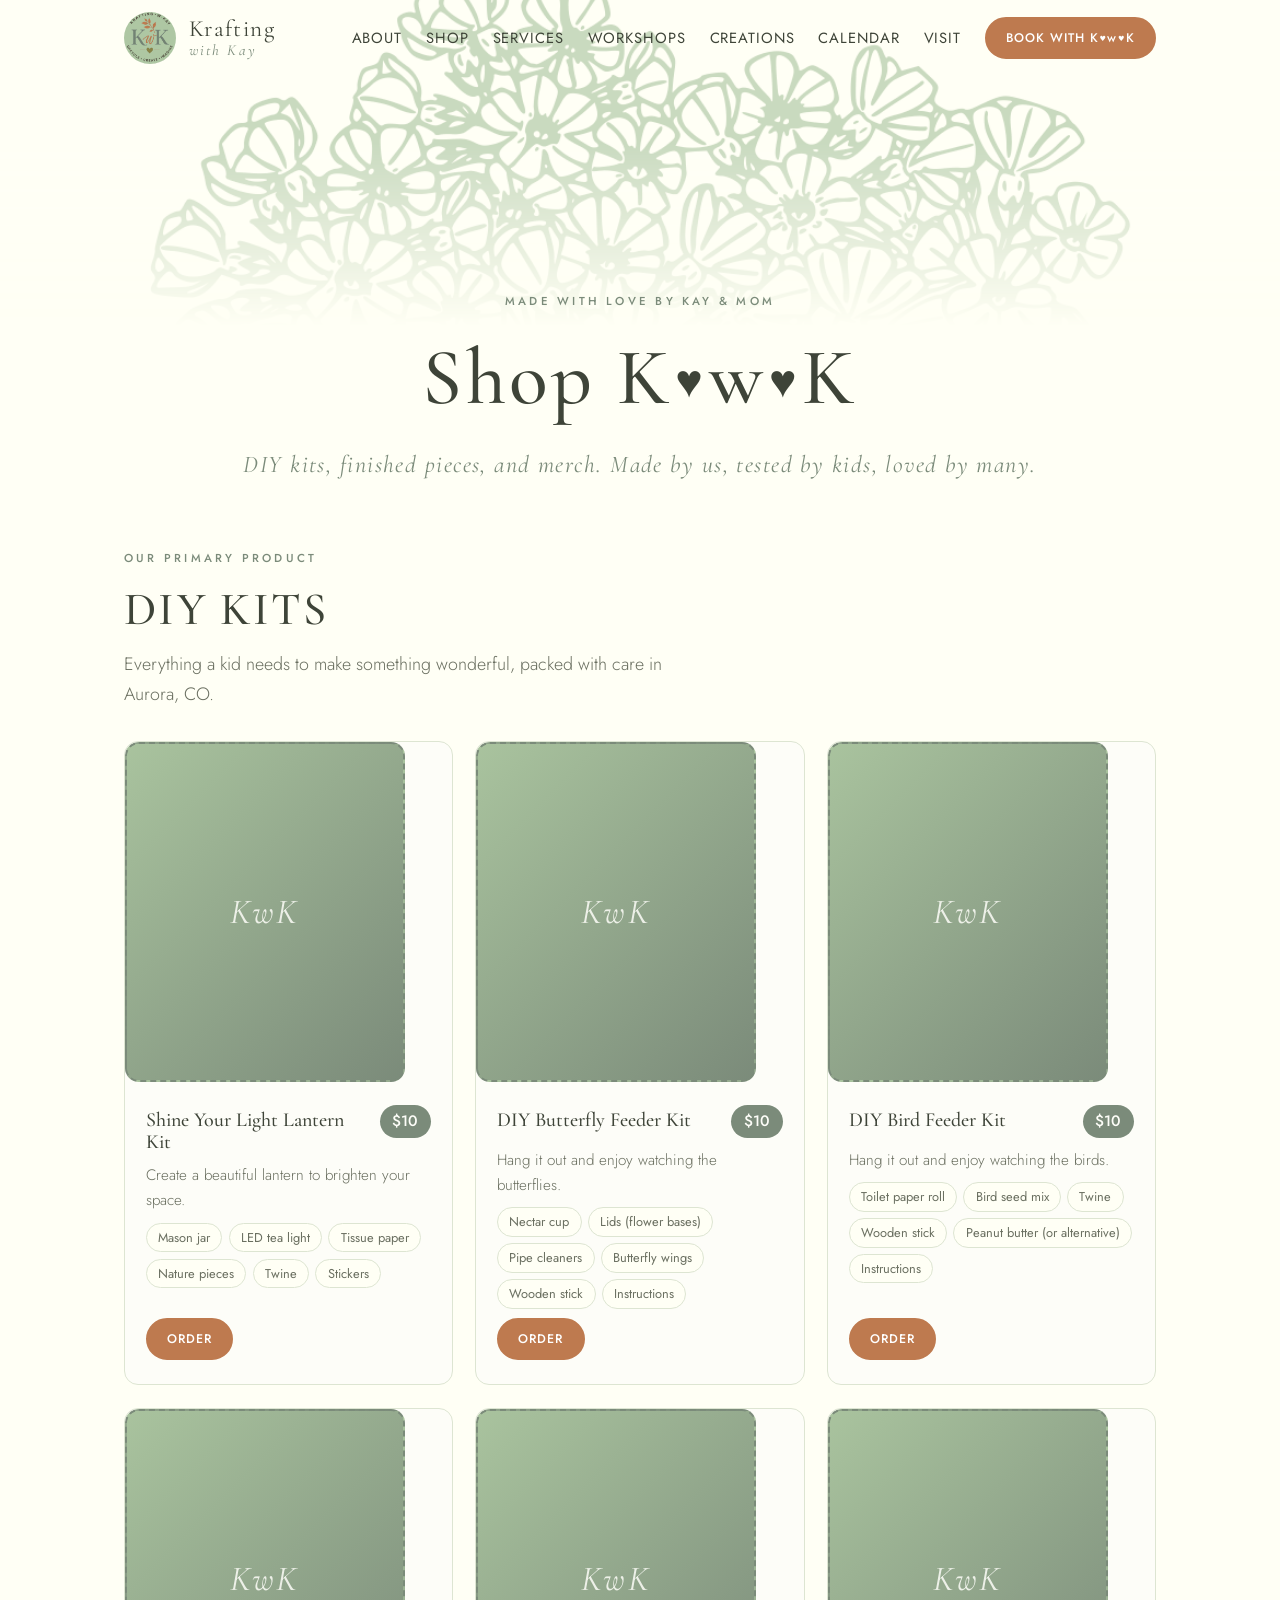
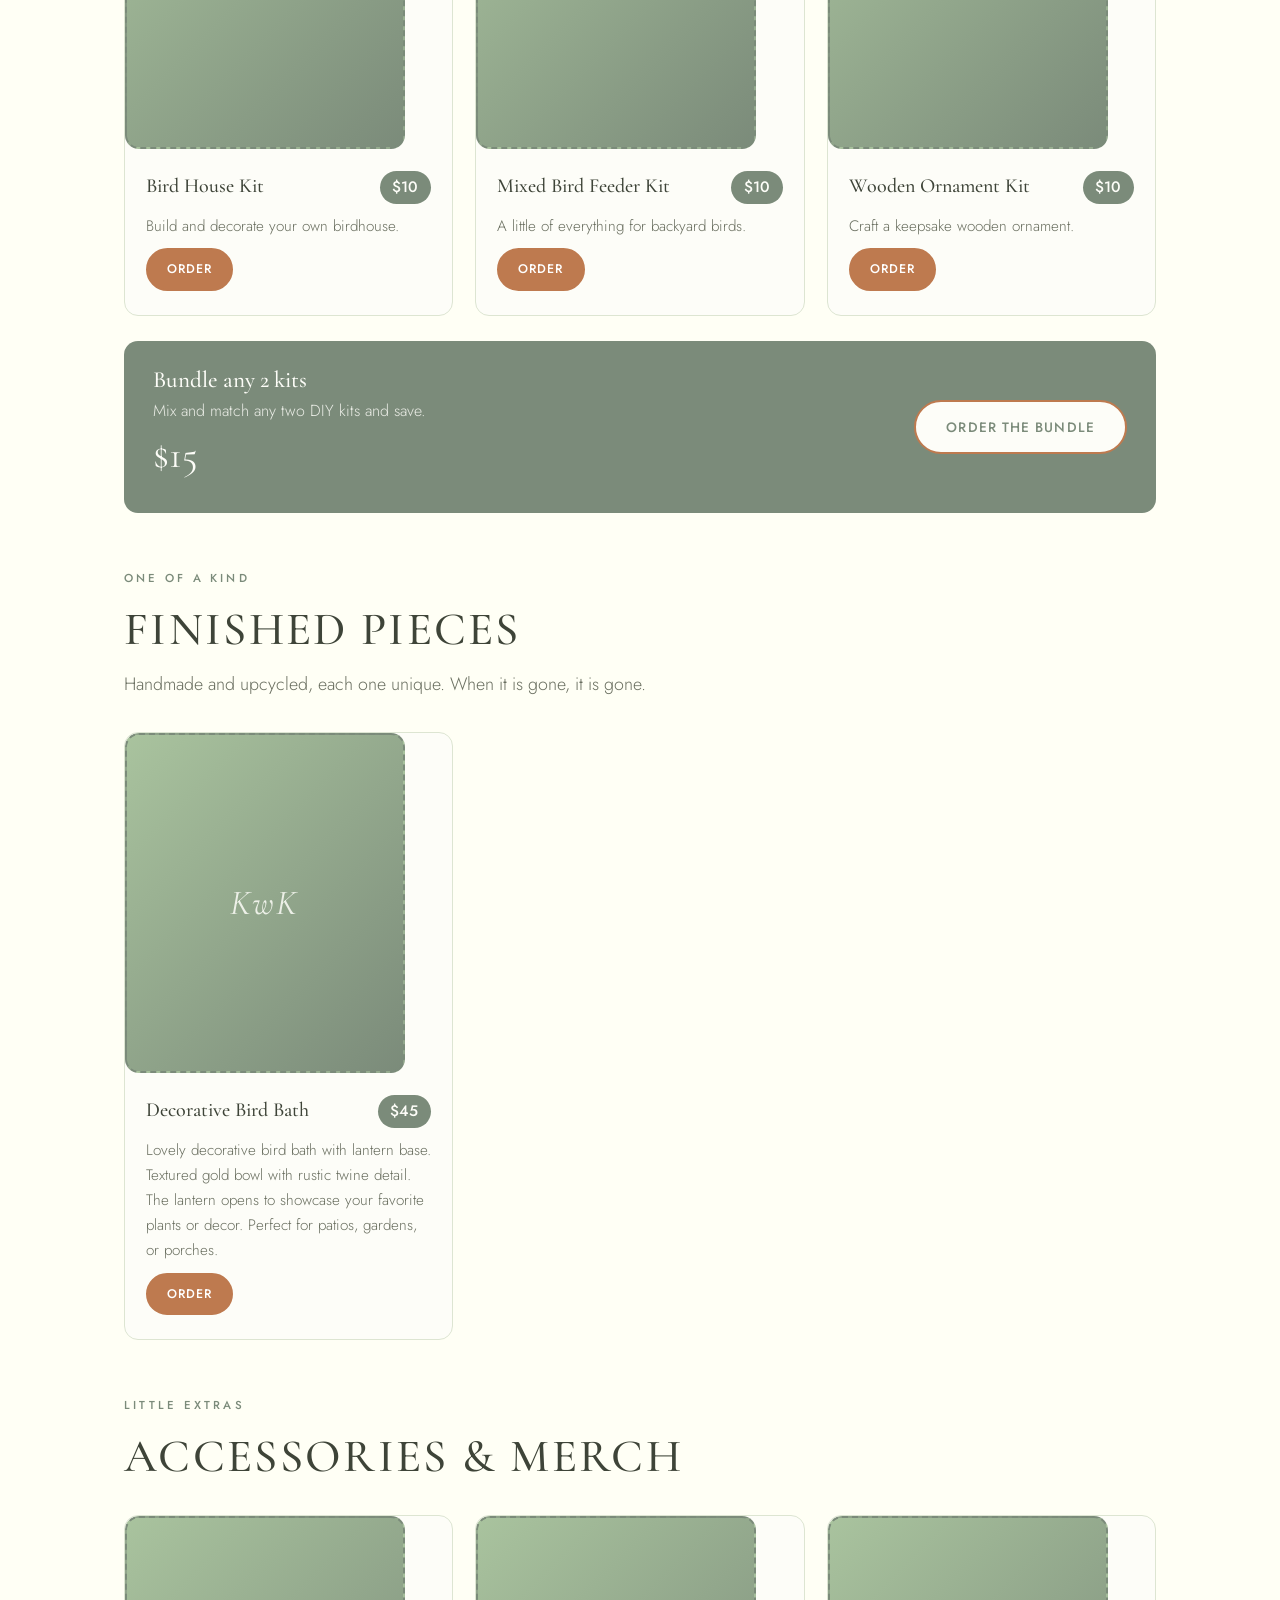
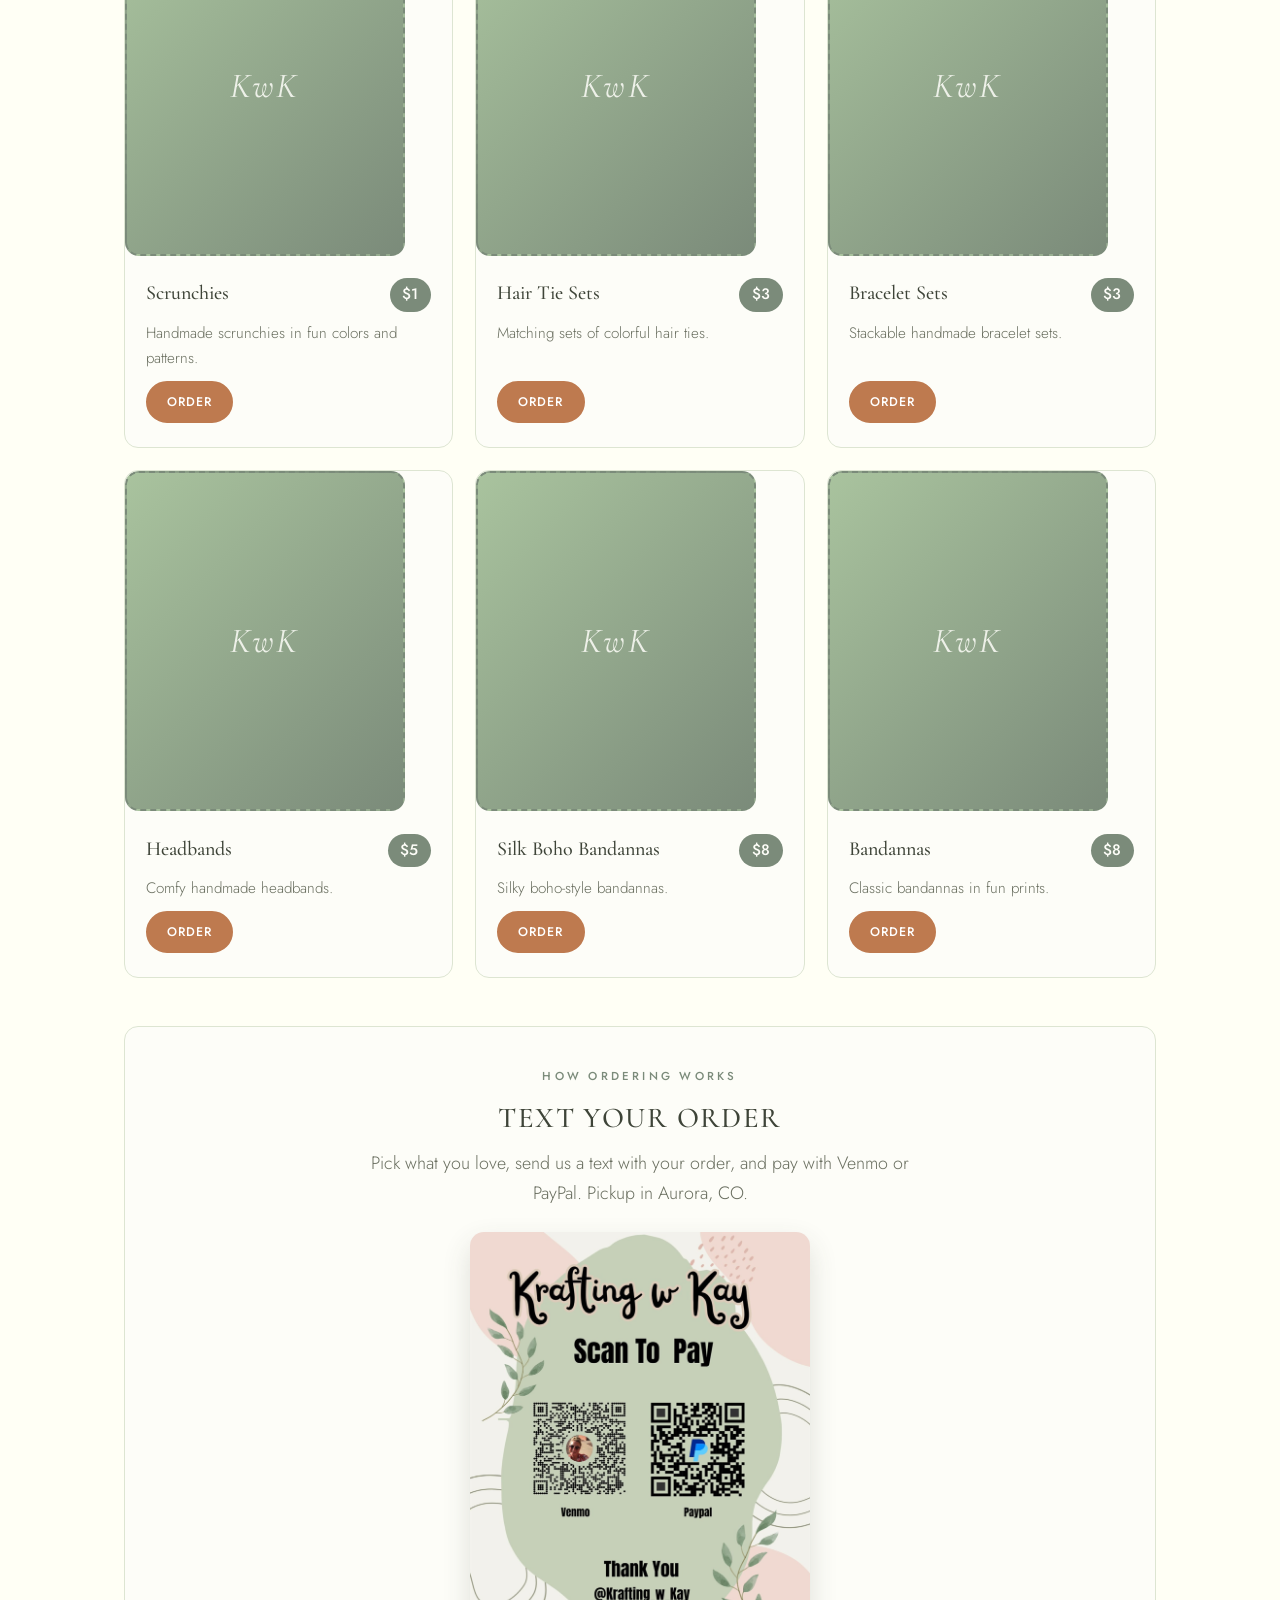
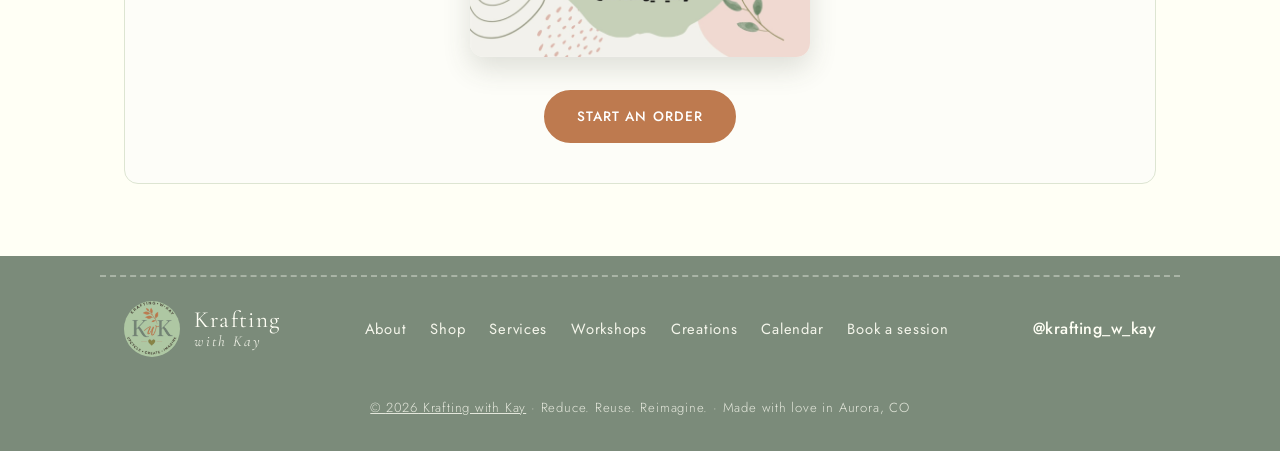
<file: shop.html>
<!DOCTYPE html>
<html lang="en">
<head>
  <meta charset="UTF-8" />
  <meta name="viewport" content="width=device-width, initial-scale=1.0" />
  <title>Shop | Krafting with Kay</title>
  <meta name="description" content="DIY craft kits, finished pieces, and merch from Krafting with Kay in Aurora, CO. Made by us, tested by kids, loved by many." />
  <link rel="icon" href="assets/logo.png" />
  <link rel="preconnect" href="https://fonts.googleapis.com" />
  <link rel="preconnect" href="https://fonts.gstatic.com" crossorigin />
  <link href="https://fonts.googleapis.com/css2?family=Cormorant+Garamond:ital,wght@0,300;0,400;0,500;0,600;1,300;1,400;1,500&family=Jost:wght@300;400;500&display=swap" rel="stylesheet" />
  <link rel="stylesheet" href="styles.css" />
</head>
<body>
  <header class="site-header">
    <div class="wrap header-inner">
      <a class="brand" href="index.html#top">
        <img src="assets/logo.png" alt="Krafting with Kay logo" />
        <span class="brand-name">Krafting <span>with Kay</span></span>
      </a>
      <nav class="site-nav" id="siteNav">
        <a href="about.html">About</a>
        <a href="shop.html">Shop</a>
        <a href="services.html">Services</a>
        <a href="workshops.html">Workshops</a>
        <a href="creations.html">Creations</a>
        <a href="events.html">Calendar</a>
        <a href="index.html#visit">Visit</a>
        <a href="book.html" class="btn btn-small">Book with KwK</a>
      </nav>
      <button class="nav-toggle" id="navToggle" aria-label="Open menu">☰</button>
    </div>
  </header>

  <main>
    <section class="hero" style="padding-bottom:2.5rem">
      <div class="floral-band" aria-hidden="true"></div>
      <div class="wrap hero-inner" style="padding-top:2rem">
        <p class="eyebrow">Made with love by Kay &amp; Mom</p>
        <h1>Shop KwK</h1>
        <p class="tagline">DIY kits, finished pieces, and merch. Made by us, tested by kids, loved by many.</p>
      </div>
    </section>

    <section class="section" style="padding-top:1.5rem">
      <div class="wrap">
        <p class="eyebrow">Our primary product</p>
        <h2>DIY Kits</h2>
        <p class="lede">Everything a kid needs to make something wonderful, packed with care in Aurora, CO.</p>
        <div class="shop-grid" id="kitsGrid">
          <p class="muted">Loading…</p>
        </div>
        <div class="bundle-banner" id="bundleBanner"></div>

        <p class="eyebrow" style="margin-top:3.5rem">One of a kind</p>
        <h2>Finished Pieces</h2>
        <p class="lede">Handmade and upcycled, each one unique. When it is gone, it is gone.</p>
        <div class="shop-grid" id="finishedGrid">
          <p class="muted">Loading…</p>
        </div>

        <p class="eyebrow" style="margin-top:3.5rem">Little extras</p>
        <h2>Accessories &amp; Merch</h2>
        <div class="shop-grid" id="accessoriesGrid">
          <p class="muted">Loading…</p>
        </div>

        <div class="visit-card center" style="margin-top:3rem">
          <p class="eyebrow">How ordering works</p>
          <h2 style="font-size:1.8rem">Text your order</h2>
          <p class="lede" style="margin:0 auto 1.5rem">Pick what you love, send us a text with your order, and pay with Venmo or PayPal. Pickup in Aurora, CO.</p>
          <img src="assets/scan-to-pay.png" alt="Scan to pay with Venmo or PayPal: @Krafting_w_Kay" class="scan-pay-img" loading="lazy" />
          <div style="margin-top:1.5rem"><a class="btn" href="order.html">Start an order</a></div>
        </div>
      </div>
    </section>
  </main>

  <footer class="site-footer">
    <div class="wrap footer-inner">
      <div class="footer-brand">
        <img src="assets/logo.png" alt="Krafting with Kay logo" />
        <span class="brand-name">Krafting <span>with Kay</span></span>
      </div>
      <nav class="footer-nav" aria-label="Footer">
        <a href="about.html">About</a>
        <a href="shop.html">Shop</a>
        <a href="services.html">Services</a>
        <a href="workshops.html">Workshops</a>
        <a href="creations.html">Creations</a>
        <a href="events.html">Calendar</a>
        <a href="book.html">Book a session</a>
      </nav>
      <p><span id="instaFooter">@krafting_w_kay</span></p>
      <p class="footer-note"><a class="stealth-admin" href="settings.html">© <span id="year"></span> Krafting with Kay</a> · Reduce. Reuse. Reimagine. · Made with love in Aurora, CO</p>
    </div>
  </footer>

  <script src="script.js"></script>
</body>
</html>
</file>
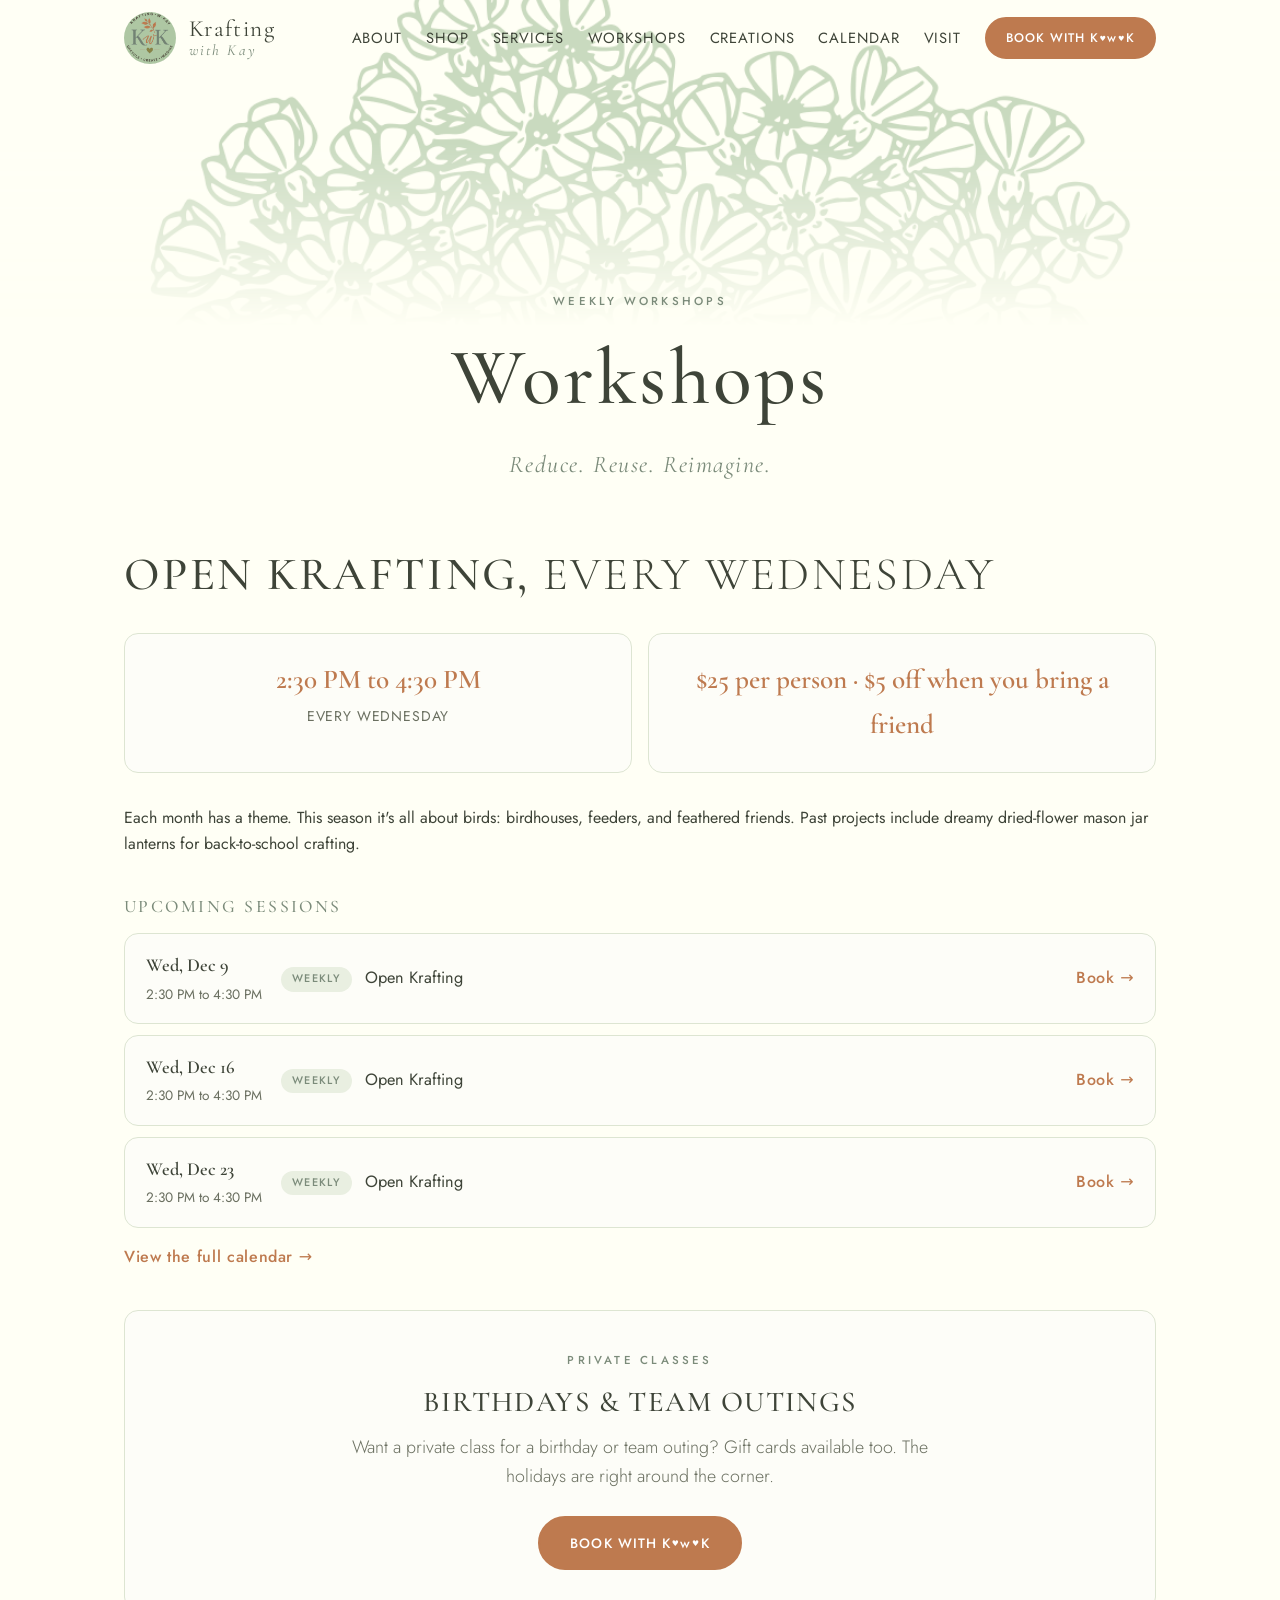
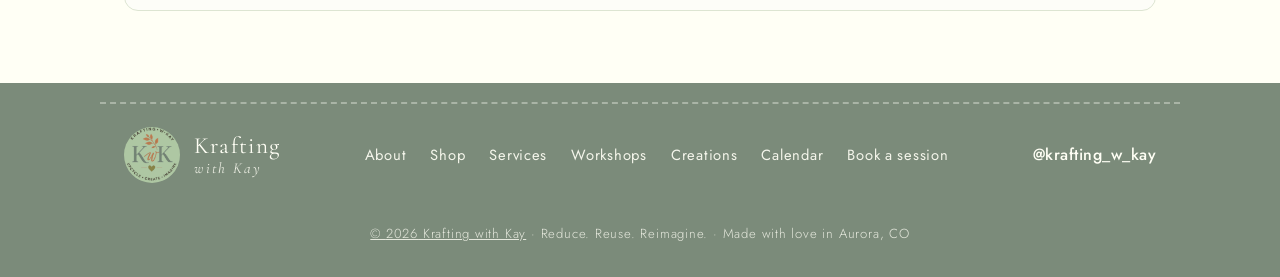
<file: workshops.html>
<!DOCTYPE html>
<html lang="en">
<head>
  <meta charset="UTF-8" />
  <meta name="viewport" content="width=device-width, initial-scale=1.0" />
  <title>Workshops | Krafting with Kay</title>
  <meta name="description" content="Weekly open krafting workshops and private classes with Krafting with Kay in Aurora, CO." />
  <link rel="icon" href="assets/logo.png" />
  <link rel="preconnect" href="https://fonts.googleapis.com" />
  <link rel="preconnect" href="https://fonts.gstatic.com" crossorigin />
  <link href="https://fonts.googleapis.com/css2?family=Cormorant+Garamond:ital,wght@0,300;0,400;0,500;0,600;1,300;1,400;1,500&family=Jost:wght@300;400;500&display=swap" rel="stylesheet" />
  <link rel="stylesheet" href="styles.css" />
</head>
<body>
  <header class="site-header">
    <div class="wrap header-inner">
      <a class="brand" href="index.html#top">
        <img src="assets/logo.png" alt="Krafting with Kay logo" />
        <span class="brand-name">Krafting <span>with Kay</span></span>
      </a>
      <nav class="site-nav" id="siteNav">
        <a href="about.html">About</a>
        <a href="shop.html">Shop</a>
        <a href="services.html">Services</a>
        <a href="workshops.html">Workshops</a>
        <a href="creations.html">Creations</a>
        <a href="events.html">Calendar</a>
        <a href="index.html#visit">Visit</a>
        <a href="book.html" class="btn btn-small">Book with KwK</a>
      </nav>
      <button class="nav-toggle" id="navToggle" aria-label="Open menu">☰</button>
    </div>
  </header>

  <main>
    <section class="hero" style="padding-bottom:2.5rem">
      <div class="floral-band" aria-hidden="true"></div>
      <div class="wrap hero-inner" style="padding-top:2rem">
        <p class="eyebrow">Weekly workshops</p>
        <h1>Workshops</h1>
        <p class="tagline">Reduce. Reuse. Reimagine.</p>
      </div>
    </section>

    <section class="section" style="padding-top:1.5rem">
      <div class="wrap">
        <h2><span id="wsTitle">Open Krafting</span>, <span class="thin" id="wsDayName">every Wednesday</span></h2>
        <div class="workshop-box">
          <div class="workshop-detail">
            <strong id="wsTime">3:30 to 5:30 PM</strong>
            <span id="wsDay">Every Wednesday</span>
          </div>
          <div class="workshop-detail">
            <strong id="wsPrice">$25</strong>
            <span id="wsPriceSub">per person</span>
          </div>
          <div class="workshop-detail" id="wsDealCard">
            <strong id="wsDeal">$5 off</strong>
            <span id="wsDealSub">when you bring a friend</span>
          </div>
        </div>
        <p id="monthlyTheme">Each month has a theme. This season it's all about <strong>birds</strong>: birdhouses, feeders, and feathered friends. Past projects include dreamy dried-flower mason jar lanterns for back-to-school crafting.</p>
        <div class="upcoming-block">
          <h3>Upcoming sessions</h3>
          <div id="upcomingList"><p class="muted">Loading…</p></div>
          <p style="margin-top:1rem"><a class="link-arrow" href="events.html">View the full calendar →</a></p>
        </div>
        <div class="visit-card center" style="margin-top:2.5rem">
          <p class="eyebrow">Private classes</p>
          <h2 style="font-size:1.8rem">Birthdays &amp; team outings</h2>
          <p class="lede" style="margin:0 auto 1.5rem">Want a private class for a birthday or team outing? Gift cards available too. The holidays are right around the corner.</p>
          <a class="btn" href="book.html">Book with KwK</a>
        </div>
      </div>
    </section>
  </main>

  <footer class="site-footer">
    <div class="wrap footer-inner">
      <div class="footer-brand">
        <img src="assets/logo.png" alt="Krafting with Kay logo" />
        <span class="brand-name">Krafting <span>with Kay</span></span>
      </div>
      <nav class="footer-nav" aria-label="Footer">
        <a href="about.html">About</a>
        <a href="shop.html">Shop</a>
        <a href="services.html">Services</a>
        <a href="workshops.html">Workshops</a>
        <a href="creations.html">Creations</a>
        <a href="events.html">Calendar</a>
        <a href="book.html">Book a session</a>
      </nav>
      <p><span id="instaFooter">@krafting_w_kay</span></p>
      <p class="footer-note"><a class="stealth-admin" href="settings.html">© <span id="year"></span> Krafting with Kay</a> · Reduce. Reuse. Reimagine. · Made with love in Aurora, CO</p>
    </div>
  </footer>

  <script src="script.js"></script>
</body>
</html>
</file>
<file: styles.css>
/* ============================================================
   KRAFTING WITH KAY: brand tokens
   From Kay's brand portfolio (2026-09-27):
   sage green #A9C39E · cream #FFFFF5 · terracotta #BE7A4F
   olive #8A8447 · deep sage #7B8B7A
   Type: Cormorant Garamond (display) + Jost (body)
   ============================================================ */
:root {
  --cream: #fffff5;
  --paper: #fdfdf8;
  --sage: #a9c39e;
  --sage-deep: #7b8b7a;
  --sage-pale: #e9efe1;
  --ink: #3e4438;
  --ink-soft: #6a6f60;
  --clay: #be7a4f;
  --clay-dark: #a05f36;
  --olive: #8a8447;
  --line: #dde5d2;
  --radius: 14px;
  --font-display: "Cormorant Garamond", Georgia, serif;
  --font-body: "Jost", system-ui, -apple-system, sans-serif;
}

* { box-sizing: border-box; margin: 0; padding: 0; }

body {
  font-family: var(--font-body);
  background: var(--cream);
  color: var(--ink);
  line-height: 1.65;
  font-weight: 400;
  position: relative;
}

.wrap { max-width: 1080px; margin: 0 auto; padding: 0 1.5rem; }
.wrap.narrow { max-width: 640px; }
.center { text-align: center; }
.muted { color: var(--ink-soft); }
.small { font-size: 0.85rem; }

h1, h2, h3 { font-family: var(--font-display); line-height: 1.12; font-weight: 500; }
h1 { font-size: clamp(3rem, 7vw, 5rem); letter-spacing: 0.04em; }
h1 em { font-style: italic; color: var(--clay); }
h2 { font-size: clamp(2rem, 4.5vw, 2.9rem); letter-spacing: 0.05em; margin-bottom: 0.9rem; text-transform: uppercase; }
h2 .thin { font-weight: 300; }
h3 { font-size: 1.45rem; margin-bottom: 0.4rem; }

.eyebrow {
  text-transform: uppercase;
  letter-spacing: 0.28em;
  font-size: 0.72rem;
  font-weight: 500;
  color: var(--sage-deep);
  margin-bottom: 1rem;
}

.lede { font-size: 1.12rem; color: var(--ink-soft); max-width: 36rem; font-weight: 300; }
.lede strong { font-weight: 500; color: var(--ink); }
.pull-quote {
  font-family: var(--font-display); font-style: italic; font-weight: 500;
  font-size: clamp(1.5rem, 3.4vw, 2.1rem); line-height: 1.35; color: var(--clay);
  text-align: center; max-width: 40rem; margin: 3rem auto 0; padding: 0 1rem;
  position: relative;
}
.pull-quote::before {
  content: "\201C"; display: block; font-size: 3.2rem; line-height: 1;
  color: var(--sage); margin-bottom: 0.25rem;
}

.tagline {
  font-family: var(--font-display);
  font-style: italic;
  font-size: 1.5rem;
  color: var(--sage-deep);
  letter-spacing: 0.06em;
  margin-top: 1.2rem;
}

/* ---------- buttons & links ---------- */
.btn {
  display: inline-block;
  background: var(--clay);
  color: #fff;
  padding: 0.85rem 1.9rem;
  border-radius: 999px;
  text-decoration: none;
  font-weight: 500;
  letter-spacing: 0.08em;
  text-transform: uppercase;
  font-size: 0.85rem;
  border: 2px solid var(--clay);
  cursor: pointer;
  transition: transform 0.15s ease, background 0.15s ease;
}
.btn:hover { background: var(--clay-dark); border-color: var(--clay-dark); transform: translateY(-2px); }
.btn-ghost { background: transparent; color: var(--ink); border-color: var(--sage-deep); }
.btn-ghost:hover { background: var(--sage-pale); border-color: var(--sage-deep); }
.btn-small { padding: 0.55rem 1.2rem; font-size: 0.78rem; }

.link-arrow { color: var(--clay); font-weight: 500; text-decoration: none; letter-spacing: 0.04em; }
.link-arrow:hover { color: var(--clay-dark); }

/* ---------- header ---------- */
.site-header {
  position: fixed; top: 0; left: 0; right: 0; z-index: 50;
  background: transparent;
  border-bottom: 1px solid transparent;
  transition: background-color 0.35s ease, border-color 0.35s ease;
}
.site-header.scrolled {
  background: color-mix(in srgb, var(--cream) 94%, transparent);
  backdrop-filter: blur(8px);
  -webkit-backdrop-filter: blur(8px);
  border-bottom-color: var(--line);
}
section[id] { scroll-margin-top: 84px; }
.header-inner { display: flex; align-items: center; justify-content: space-between; height: 76px; }
.brand { display: flex; align-items: center; gap: 0.8rem; text-decoration: none; color: var(--ink); }
.brand img { width: 52px; height: 52px; border-radius: 50%; object-fit: cover; }
.brand-name { font-family: var(--font-display); font-size: 1.45rem; letter-spacing: 0.06em; line-height: 1.1; }
.brand-name span { display: block; font-size: 0.95rem; font-style: italic; color: var(--sage-deep); letter-spacing: 0.14em; }
.site-nav { display: flex; gap: 1.5rem; align-items: center; }
.site-nav a:not(.btn) { color: var(--ink); text-decoration: none; font-weight: 400; letter-spacing: 0.06em; font-size: 0.92rem; text-transform: uppercase; }
.site-nav a:not(.btn):hover { color: var(--clay); }
.nav-toggle { display: none; background: none; border: none; font-size: 1.5rem; cursor: pointer; color: var(--ink); }

/* ---------- hero ---------- */
.hero { padding: 0 0 4.5rem; position: relative; overflow: hidden; text-align: center; }
.floral-band {
  height: clamp(200px, 30vw, 340px);
  background: url("assets/floral-band.png") center 22% / cover no-repeat;
  -webkit-mask-image: linear-gradient(to bottom, black 42%, transparent 96%);
  mask-image: linear-gradient(to bottom, black 42%, transparent 96%);
}
.hero-glow {
  position: absolute; top: 4%; left: 50%; transform: translateX(-50%);
  width: min(960px, 130vw); height: 560px;
  background: radial-gradient(closest-side, rgba(169,195,158,.38), transparent 72%);
  pointer-events: none;
}
.hero-inner { position: relative; z-index: 1; margin-top: clamp(-5rem, -7vw, -2.2rem); }
.hero .eyebrow { display: flex; align-items: center; justify-content: center; gap: 0.8rem; margin-bottom: 1.4rem; }
.hero .eyebrow svg { width: 11px; height: 11px; fill: var(--clay); flex: none; }
.hero-h1 { margin: 0 0 1rem; }
.hero-topline { display: flex; align-items: center; justify-content: center; gap: clamp(0.8rem, 2.5vw, 2rem); }
.hero-giant {
  font-family: var(--font-display); font-weight: 600;
  font-size: clamp(3.8rem, 13.5vw, 9.5rem);
  text-transform: uppercase; letter-spacing: 0.045em; line-height: 0.95;
  color: var(--ink); white-space: nowrap;
}
.hero-badge {
  position: relative; flex: none;
  width: clamp(88px, 11vw, 150px);
  margin-left: 0;
}
.hero-badge img {
  display: block; width: 100%; aspect-ratio: 1;
  border-radius: 50%; object-fit: cover;
  box-shadow: 0 10px 30px rgba(46,42,35,0.18);
}
.badge-ring {
  position: absolute; inset: -17%; overflow: visible;
  filter: drop-shadow(0 8px 14px rgba(46,42,35,0.22));
  animation: badge-spin 26s linear infinite;
}
.ring-line { fill: none; stroke: var(--sage-deep); stroke-width: 1.5; opacity: 0.65; }
.ring-text {
  font-family: var(--font-body); font-size: 12.5px; font-weight: 500;
  letter-spacing: 2px; fill: var(--clay);
}
@keyframes badge-spin { to { transform: rotate(360deg); } }
.hero-subline {
  display: flex; align-items: center; justify-content: center;
  gap: clamp(1rem, 3vw, 2rem); margin-top: 0.8rem;
  font-family: var(--font-display); font-weight: 500;
  font-size: clamp(2rem, 5vw, 3.4rem); color: var(--ink);
}
.hero-subline .rule { height: 2px; width: min(180px, 18vw); background: var(--sage-deep); opacity: 0.55; border-radius: 2px; }
@media (max-width: 600px) {
  .hero-giant { font-size: 12.5vw; }
  .hero-badge { width: 76px; }
}
.swash { position: relative; display: inline-block; }
.swash-line { position: absolute; left: -7%; bottom: -0.30em; width: 114%; height: 0.40em; overflow: visible; }
.hero .tagline { margin-top: 1.4rem; }
.hero .lede { margin: 1.2rem auto 0; }
.hero-cta { display: flex; gap: 0.9rem; margin-top: 2.4rem; flex-wrap: wrap; justify-content: center; }
.scroll-cue {
  display: inline-block; margin-top: 3.2rem;
  width: 26px; height: 42px; border: 2px solid var(--sage-deep); border-radius: 999px;
  position: relative; opacity: 0.65;
}
.scroll-cue span {
  position: absolute; top: 8px; left: 50%; width: 4px; height: 8px; margin-left: -2px;
  border-radius: 4px; background: var(--sage-deep);
  animation: cue-drop 1.8s ease-in-out infinite;
}
@keyframes cue-drop {
  0%, 100% { transform: translateY(0); opacity: 1; }
  50% { transform: translateY(10px); opacity: 0.35; }
}

/* ---------- sections ---------- */
.section { padding: 4.5rem 0; position: relative; }
.section-tint { background: var(--sage-pale); }
.split { display: grid; grid-template-columns: 1fr 1.4fr; gap: 3rem; align-items: center; }
.split p { margin-bottom: 1rem; font-weight: 300; }
.split p strong { font-weight: 500; }

.photo-frame { display: flex; justify-content: center; }

/* ---------- story photo (oval, brushed ring) ---------- */
.story-split { align-items: center; }
.story-photo {
  width: min(430px, 86vw);
  aspect-ratio: 5 / 4;
  border-radius: 50%;
  padding: 14px;
  margin: 0 auto;
  background: conic-gradient(from 210deg, #fbf7ee, #e6ebda, #f4efe1, #dde3cf, #faf5ea, #e6ebda, #fbf7ee);
  box-shadow: 0 26px 50px -22px rgba(96, 84, 60, 0.5), 0 2px 8px rgba(96, 84, 60, 0.18);
}
.story-photo img {
  width: 100%; height: 100%;
  object-fit: cover; object-position: 62% 32%;
  border-radius: 50%; display: block;
}
.easter-egg {
  position: absolute; left: 14px; bottom: 12px;
  width: 150px; height: auto;
  opacity: 0.75; pointer-events: none;
}
.photo-placeholder {
  width: 280px; height: 340px;
  border-radius: var(--radius);
  background: linear-gradient(135deg, var(--sage-pale), var(--sage));
  border: 2px dashed var(--sage-deep);
  display: flex; align-items: center; justify-content: center;
  font-family: var(--font-display); font-style: italic;
  color: var(--ink-soft); text-align: center; font-size: 1.3rem;
}

/* ---------- mission pillars ---------- */
.pillars { display: grid; grid-template-columns: repeat(auto-fit, minmax(220px, 1fr)); gap: 1.2rem; margin-top: 2.2rem; }
.pillar {
  background: var(--paper); border: 1px solid var(--line);
  border-radius: var(--radius); padding: 2rem 1.6rem; text-align: center;
}
.pillar-icon {
  width: 92px; height: 92px; margin: 0 auto 1.1rem;
  border-radius: 50%;
  display: flex; align-items: center; justify-content: center;
  box-shadow: 0 12px 26px rgba(62,68,56,.20), inset 0 0 0 3px rgba(255,255,245,.35);
}
.pillar-icon svg { width: 46px; height: 46px; }
.pillar-icon.reduce { background: var(--sage-deep); }
.pillar-icon.reuse { background: var(--olive); }
.pillar-icon.reimagine { background: var(--clay); }
.pillar h3 { text-transform: uppercase; letter-spacing: 0.14em; font-size: 1.15rem; color: var(--sage-deep); }
.pillar p { color: var(--ink-soft); font-size: 0.95rem; font-weight: 300; }

/* ---------- cycling emblem: one badge, all three pillars ---------- */
.mission-split { display: grid; grid-template-columns: 1.15fr 0.85fr; gap: 2.5rem; align-items: center; }
.mission-split .pillar-cycle { margin: 0; }
.pillar-cycle { text-align: center; max-width: 34rem; margin: 2.4rem auto 0; perspective: 700px; }
.cycle-badge {
  width: 118px; height: 118px; margin: 0 auto 1.2rem;
  border-radius: 50%; display: flex; align-items: center; justify-content: center;
  background: var(--sage-deep);
  box-shadow: 0 14px 30px rgba(62,68,56,.22), inset 0 0 0 3px rgba(255,255,245,.35);
  transition: transform 0.32s ease-in-out, background-color 0.6s ease;
}
.cycle-icon { width: 58px; height: 58px; display: none; }
.cycle-icon.active { display: block; }
.cycle-word { text-transform: uppercase; letter-spacing: 0.22em; font-size: 1.25rem; color: var(--sage-deep); margin: 0 0 0.6rem; transition: opacity 0.3s ease; }
.cycle-text { color: var(--ink-soft); font-weight: 300; transition: opacity 0.3s ease; min-height: 3.4em; }
@media (prefers-reduced-motion: reduce) {
  .cycle-badge, .cycle-word, .cycle-text { transition: none; }
}

/* ---------- cards ---------- */
.cards { display: grid; grid-template-columns: repeat(2, 1fr); gap: 1.4rem; margin-top: 2rem; }
.card {
  background: var(--paper);
  border: 1px solid var(--line);
  border-radius: var(--radius);
  padding: 1.8rem 1.5rem;
  transition: transform 0.15s ease, box-shadow 0.15s ease;
}
.card:hover { transform: translateY(-4px); box-shadow: 0 12px 28px rgba(62, 68, 56, 0.1); }
.card-icon { font-size: 2rem; margin-bottom: 0.8rem; }
.card-img {
  display: block; width: 100%; aspect-ratio: 4 / 3; object-fit: cover;
  border-radius: 12px; margin-bottom: 1.2rem;
}
.card p { color: var(--ink-soft); font-size: 0.95rem; font-weight: 300; }

/* ---------- shop ---------- */
.shop-grid {
  display: grid; grid-template-columns: repeat(auto-fill, minmax(250px, 1fr));
  gap: 1.4rem; margin-top: 2rem;
}
.shop-card { padding: 0; overflow: hidden; display: flex; flex-direction: column; }
.shop-card-body { padding: 1.4rem 1.3rem 1.5rem; display: flex; flex-direction: column; gap: 0.6rem; flex: 1; }
.shop-card-body p { margin: 0; }
.shop-card-top { display: flex; justify-content: space-between; align-items: baseline; gap: 0.8rem; }
.shop-card-top h3 { margin: 0; font-size: 1.25rem; }
.price {
  font-family: var(--font-body); font-weight: 500; color: var(--paper);
  background: var(--sage-deep); border-radius: 999px; padding: 0.25rem 0.8rem;
  font-size: 0.95rem; white-space: nowrap;
}
.kit-includes { list-style: none; margin: 0; padding: 0; display: flex; flex-wrap: wrap; gap: 0.4rem; }
.kit-includes li {
  font-size: 0.8rem; font-weight: 400; color: var(--ink-soft);
  background: var(--cream); border: 1px solid var(--line);
  border-radius: 999px; padding: 0.2rem 0.7rem;
}
.shop-card .btn { margin-top: auto; align-self: flex-start; }

/* photo cycling: one frame, photos crossfade every 3s */
.photo-cycle { position: relative; aspect-ratio: 4 / 3; overflow: hidden; background: var(--cream); }
.photo-cycle-img {
  position: absolute; inset: 0; width: 100%; height: 100%; object-fit: cover;
  opacity: 0; transition: opacity 0.6s ease;
}
.photo-cycle-img.active { opacity: 1; }
.photo-cycle-img:first-child { position: relative; }
.photo-dots {
  position: absolute; bottom: 0.6rem; left: 0; right: 0;
  display: flex; justify-content: center; gap: 0.45rem;
}
.photo-dots button {
  width: 0.6rem; height: 0.6rem; border-radius: 50%;
  border: 2px solid var(--paper); background: rgba(255,255,245,.45);
  padding: 0; cursor: pointer;
}
.photo-dots button.active { background: var(--paper); }
.photo-placeholder {
  aspect-ratio: 4 / 3; display: flex; align-items: center; justify-content: center;
  background: linear-gradient(135deg, var(--sage) 0%, var(--sage-deep) 100%);
}
.photo-placeholder span {
  font-family: var(--font-display); font-size: 2.2rem; color: var(--paper);
  opacity: 0.85; letter-spacing: 0.08em;
}

/* bundle banner */
.bundle-banner {
  margin-top: 1.6rem; background: var(--sage-deep); color: var(--paper);
  border-radius: var(--radius); padding: 1.6rem 1.8rem;
  display: flex; align-items: center; justify-content: space-between; gap: 1.2rem; flex-wrap: wrap;
}
.bundle-inner h3 { margin: 0 0 0.3rem; color: var(--paper); }
.bundle-inner p { margin: 0; color: var(--paper); opacity: 0.85; font-weight: 300; }
.bundle-price {
  font-family: var(--font-display); font-size: 2.4rem; color: var(--paper);
}
.bundle-banner .btn { background: var(--paper); color: var(--sage-deep); }

/* services */
.services-grid {
  display: grid; grid-template-columns: repeat(auto-fill, minmax(270px, 1fr));
  gap: 1.4rem; margin-top: 2rem;
}
.service-card { display: flex; flex-direction: column; gap: 0.6rem; }
.service-card h3 { margin: 0; }
.service-card p { margin: 0; }
.service-tagline { font-style: italic; }
.service-card .btn { margin-top: auto; align-self: flex-start; }

/* scan to pay */
.scan-pay-img {
  width: min(340px, 90%); border-radius: var(--radius);
  box-shadow: 0 12px 28px rgba(62,68,56,.16);
}

/* ---------- workshops ---------- */
.workshop-box {
  display: grid; grid-template-columns: repeat(auto-fit, minmax(160px, 1fr));
  gap: 1rem; margin: 2rem 0;
}
.workshop-detail {
  background: var(--paper); border: 1px solid var(--line);
  border-radius: var(--radius); padding: 1.5rem 1.2rem; text-align: center;
}
.workshop-detail strong { display: block; font-family: var(--font-display); font-size: 1.7rem; color: var(--clay); font-weight: 600; }
.workshop-detail span { color: var(--ink-soft); font-size: 0.88rem; letter-spacing: 0.06em; text-transform: uppercase; }
#workshops p { margin-bottom: 1rem; max-width: 44rem; font-weight: 300; }
#workshops p strong { font-weight: 500; }

/* ---------- sideways scroll strips (gallery + creations) ---------- */
.hstrip {
  display: flex; gap: 1rem;
  overflow-x: auto; overscroll-behavior-x: contain;
  scroll-snap-type: x mandatory;
  margin: 2rem -1.5rem 1.5rem; padding: 0.25rem 1.5rem 1rem;
  scrollbar-width: thin; scrollbar-color: var(--sage-deep) transparent;
  -webkit-mask-image: linear-gradient(to right, black calc(100% - 3rem), transparent);
  mask-image: linear-gradient(to right, black calc(100% - 3rem), transparent);
}
.hstrip::-webkit-scrollbar { height: 6px; }
.hstrip::-webkit-scrollbar-thumb { background: var(--sage-deep); border-radius: 999px; opacity: 0.6; }
.hstrip::-webkit-scrollbar-track { background: transparent; }
.hstrip .strip-card { flex: 0 0 min(340px, 82vw); scroll-snap-align: start; }

/* ---------- creations page grid ---------- */
.creations-grid {
  display: grid;
  grid-template-columns: repeat(auto-fill, minmax(260px, 1fr));
  gap: 1.5rem;
}
.creations-grid .card { margin: 0; }
.gtile {
  flex: 0 0 min(240px, 70vw);
  aspect-ratio: 4 / 5;
  border-radius: var(--radius);
  scroll-snap-align: start;
  position: relative; overflow: hidden;
  display: flex; align-items: flex-end; justify-content: center;
  padding: 1rem;
  font-weight: 500; font-size: 0.9rem; color: #fff;
  letter-spacing: 0.04em; text-decoration: none;
  text-shadow: 0 1px 6px rgba(0,0,0,0.35);
}
a.gtile { cursor: pointer; }
button.gtile {
  font-family: inherit; font-size: 0.9rem; font-weight: 500;
  letter-spacing: 0.04em; color: #fff;
  background: none; border: 0; cursor: pointer;
}
.gtile img {
  position: absolute; inset: 0; width: 100%; height: 100%;
  object-fit: cover;
}
.gtile span { position: relative; z-index: 1; text-align: center; }
.gtile::after {
  content: ""; position: absolute; inset: 0;
  background: linear-gradient(to top, rgba(40,36,28,0.45), transparent 45%);
  pointer-events: none;
}
.g1 { background: linear-gradient(135deg, #a9c39e, #7b8b7a); }
.g2 { background: linear-gradient(135deg, #be7a4f, #d9a077); }
.g3 { background: linear-gradient(135deg, #8a8447, #b3ad72); }
.g4 { background: linear-gradient(135deg, #7b8b7a, #a9c39e); }
.g5 { background: linear-gradient(135deg, #c98f5f, #be7a4f); }
.g6 { background: linear-gradient(135deg, #9aa583, #8a8447); }

/* ---------- lightbox ---------- */
.lightbox {
  position: fixed; inset: 0; z-index: 200;
  background: rgba(46, 42, 34, 0.9);
  display: flex; align-items: center; justify-content: center;
  padding: 1.25rem;
}
.lightbox[hidden] { display: none; }
.lightbox figure { margin: 0; max-width: min(92vw, 640px); }
.lightbox img {
  width: 100%; max-height: 76vh; object-fit: contain;
  border-radius: var(--radius); background: #111;
}
.lightbox figcaption {
  color: var(--cream); text-align: center;
  margin-top: 0.75rem; font-weight: 500; letter-spacing: 0.03em;
}
.lightbox-close {
  position: absolute; top: 0.75rem; right: 0.75rem;
  width: 2.75rem; height: 2.75rem; border-radius: 50%;
  border: 1px solid rgba(255,255,245,0.4);
  background: transparent; color: var(--cream);
  font-size: 1.5rem; line-height: 1; cursor: pointer;
}
.lightbox-close:hover { background: rgba(255,255,245,0.15); }

/* ---------- stealth admin link: looks like plain footer text ---------- */
/* ---------- visit: white card nestled between the daisy clusters ---------- */
#visit {
  background-image: url("assets/daisy-footer.webp");
  background-repeat: no-repeat;
  background-position: 50% 100%;
  background-size: min(1400px, 94%) auto;
}
/* foreground sprigs: real overlap, flowers cross in front of the card */
.fl-fg { position: absolute; z-index: 2; pointer-events: none; }
.fl-fg-a { left: calc(50% - 355px); bottom: 8px; height: 400px; width: auto; }
.fl-fg-b { right: calc(50% - 400px); bottom: 10px; height: 380px; width: auto; }
@media (max-width: 760px) {
  #visit { background-size: 86% auto; }
  .fl-fg-a { height: 230px; left: 8px; bottom: 10px; }
  .fl-fg-b { display: none; }
  .easter-egg { width: 92px; left: 12px; bottom: 10px; opacity: 0.55; }
  .site-footer { padding-bottom: 3.6rem; }
}

/* ---------- visit ---------- */
.visit-card {
  background: var(--paper); border: 1px solid var(--line);
  border-radius: var(--radius); padding: 2.5rem 2rem; margin-top: 1.5rem;
}
.visit-card address { font-style: normal; font-size: 1.2rem; margin: 1rem 0 1.8rem; font-weight: 300; }
.visit-card address strong { font-weight: 500; }

/* ---------- footer ---------- */
.site-footer { background: var(--sage-deep); color: var(--cream); padding: 2.8rem 0 2rem; position: relative; }
.site-footer::before {
  content: ""; position: absolute; top: 1.2rem; left: 50%; transform: translateX(-50%);
  width: min(1080px, calc(100% - 3rem)); border-top: 2px dashed rgba(255,255,245,.35);
}
.footer-inner { position: relative; display: flex; justify-content: space-between; align-items: center; flex-wrap: wrap; gap: 1rem; }
.footer-brand { display: flex; align-items: center; gap: 0.9rem; }
.footer-brand img { width: 56px; height: 56px; border-radius: 50%; object-fit: cover; }
.footer-brand .brand-name { color: var(--cream); }
.footer-brand .brand-name span { color: var(--cream); opacity: 0.85; }
.footer-nav { display: flex; gap: 1.5rem; flex-wrap: wrap; }
.footer-nav a { color: var(--cream); text-decoration: none; font-size: 0.92rem; letter-spacing: 0.05em; opacity: 0.92; }
.footer-nav a:hover { opacity: 1; text-decoration: underline; text-underline-offset: 3px; }
.site-footer a { color: var(--cream); }
.site-footer #instaFooter { font-weight: 500; letter-spacing: 0.03em; }
.footer-note { width: 100%; text-align: center; margin-top: 1.5rem; font-size: 0.82rem; opacity: 0.8; font-weight: 300; letter-spacing: 0.06em; }

/* ---------- reveal animation ---------- */
.reveal { opacity: 0; transform: translateY(18px); transition: opacity 0.6s ease, transform 0.6s ease; }
.reveal.visible { opacity: 1; transform: none; }
@media (prefers-reduced-motion: reduce) { .reveal { opacity: 1; transform: none; } .scroll-cue span { animation: none; } .badge-ring { animation: none; } }

/* ---------- events / calendar ---------- */
.upcoming-block { margin-top: 2.5rem; }
.upcoming-block h3 { text-transform: uppercase; letter-spacing: 0.14em; font-size: 1.1rem; color: var(--sage-deep); margin-bottom: 1rem; }
.upcoming-row {
  display: flex; gap: 1.2rem; align-items: center;
  background: var(--paper); border: 1px solid var(--line);
  border-radius: var(--radius); padding: 1rem 1.3rem; margin-bottom: 0.7rem;
}
.upcoming-book { margin-left: auto; white-space: nowrap; align-self: center; }
.upcoming-date strong { display: block; font-family: var(--font-display); font-size: 1.15rem; font-weight: 600; }
.upcoming-date span { font-size: 0.85rem; color: var(--ink-soft); white-space: nowrap; }
.upcoming-info { font-size: 1.02rem; }
.event-tag {
  display: inline-block; font-size: 0.68rem; font-weight: 500;
  letter-spacing: 0.12em; text-transform: uppercase;
  background: var(--sage-pale); color: var(--sage-deep);
  border-radius: 999px; padding: 0.2rem 0.7rem; margin-right: 0.5rem;
  vertical-align: middle;
}
.cal-month { margin: 2.5rem 0 1.2rem; }
.cal-month:first-child { margin-top: 0; }
.event-card {
  display: flex; gap: 1.4rem;
  background: var(--paper); border: 1px solid var(--line);
  border-radius: var(--radius); padding: 1.5rem; margin-bottom: 1rem;
  transition: transform 0.15s ease, box-shadow 0.15s ease;
}
.event-card:hover { transform: translateY(-3px); box-shadow: 0 12px 28px rgba(62, 68, 56, 0.1); }
.event-date {
  flex: 0 0 74px; text-align: center;
  background: var(--sage); color: var(--cream);
  border-radius: 10px; padding: 0.7rem 0.4rem; align-self: flex-start;
}
.event-date .dow { display: block; font-size: 0.7rem; letter-spacing: 0.18em; font-weight: 500; }
.event-date .day { display: block; font-family: var(--font-display); font-size: 2rem; font-weight: 600; line-height: 1.1; }
.event-date .mon { display: block; font-size: 0.7rem; letter-spacing: 0.18em; }
.event-body h3 { margin: 0.4rem 0 0.3rem; }
.event-meta { font-weight: 500; font-size: 0.95rem; }
.event-price { color: var(--clay); font-weight: 500; font-size: 0.95rem; margin: 0.2rem 0; }
.event-body .link-arrow { display: inline-block; margin-top: 0.5rem; }

/* ---------- booking form ---------- */
.addr-wrap { position: relative; margin-bottom: 1.1rem; }
.addr-wrap label { margin-bottom: 0; }
.addr-suggest {
  position: absolute; top: 100%; left: 0; right: 0; z-index: 20;
  background: #fff; border: 1px solid var(--line); border-radius: 10px;
  box-shadow: 0 12px 28px rgba(62, 68, 56, 0.12); overflow: hidden; margin-top: 4px;
}
.addr-suggest[hidden] { display: none; }
.addr-opt {
  display: block; width: 100%; text-align: left; background: none; border: none;
  padding: 0.7rem 1rem; font-family: var(--font-body); font-size: 0.95rem;
  color: var(--ink); cursor: pointer; border-bottom: 1px solid var(--line);
}
.addr-opt:last-child { border-bottom: none; }
.addr-opt:hover { background: var(--cream); }
.book-form {
  max-width: 660px; margin: 0 auto;
  background: var(--paper); border: 1px solid var(--line);
  border-radius: var(--radius); padding: 2rem;
}
.book-form label { display: block; font-weight: 500; font-size: 0.95rem; margin-bottom: 1.1rem; }
.book-form label[hidden] { display: none; }
.book-form input, .book-form select, .book-form textarea {
  display: block; width: 100%; margin-top: 0.4rem; padding: 0.8rem 1rem;
  border: 1px solid var(--line); border-radius: 10px; background: #fff;
  font-family: var(--font-body); font-size: 1rem; color: var(--ink);
}
.book-form input:focus, .book-form select:focus, .book-form textarea:focus {
  outline: 2px solid var(--sage); border-color: var(--sage);
}
.book-form textarea { resize: vertical; }
.form-row { display: grid; grid-template-columns: 1fr 1fr; gap: 1rem; }
.form-note { margin-top: 1rem; font-size: 0.95rem; }
.form-note.ok { color: var(--sage-deep); font-weight: 500; }
.form-note.err { color: #a4442e; }
.waiver {
  display: flex; gap: 0.7rem; align-items: flex-start;
  font-weight: 400; font-size: 0.88rem; color: var(--ink-soft);
  background: var(--cream); border: 1px dashed var(--line);
  border-radius: 10px; padding: 0.9rem 1rem; cursor: pointer;
}
.waiver input { width: auto; margin: 0.2rem 0 0; accent-color: var(--sage-deep); }
.kids-block { margin-bottom: 1.1rem; }
.kids-heading { display: block; font-weight: 500; font-size: 0.95rem; margin-bottom: 0.6rem; }
.kid-row { display: grid; grid-template-columns: 1fr 90px 40px; gap: 0.7rem; align-items: end; margin-bottom: 0.7rem; }
.kid-row label { margin-bottom: 0; }
.kid-remove {
  background: none; border: 1px solid var(--line); border-radius: 10px;
  font-size: 1.3rem; line-height: 1; color: var(--ink-soft); cursor: pointer;
  padding: 0.65rem 0;
}
.kid-remove:hover { border-color: #a4442e; color: #a4442e; }
.add-kid {
  width: 100%; background: none; border: 1px dashed var(--line); border-radius: 10px;
  padding: 0.7rem 1rem; font-family: var(--font-body); font-size: 0.92rem;
  color: var(--sage-deep); cursor: pointer;
}
.add-kid:hover { border-color: var(--sage); background: var(--cream); }
#bookSubmit:disabled { opacity: 0.6; cursor: wait; }

/* ---------- responsive ---------- */
@media (max-width: 1020px) {
  .site-nav { gap: 1rem; }
  .site-nav a:not(.btn) { font-size: 0.82rem; letter-spacing: 0.04em; }
}
@media (max-width: 760px) {
  .split { grid-template-columns: 1fr; gap: 2rem; }
  .nav-toggle { display: block; }
  .site-nav {
    display: none; position: absolute; top: 76px; left: 0; right: 0;
    background: var(--paper); flex-direction: column; align-items: stretch;
    padding: 1rem 1.5rem 1.5rem; border-bottom: 1px solid var(--line); gap: 0.8rem;
  }
  .site-nav.open { display: flex; }
  .mission-split { grid-template-columns: 1fr; gap: 1.75rem; }
  .hero { padding: 0 0 3.5rem; }
  .form-row { grid-template-columns: 1fr; }
  .book-form { padding: 1.4rem; }
  .cards { grid-template-columns: 1fr; }
}

/* ---------- KwK wordmark hearts ---------- */
.kwk { white-space: nowrap; text-transform: none; }
.kwk .kwkh {
  color: var(--terra);
  font-size: 0.58em;
  vertical-align: 0.14em;
  margin: 0 0.06em;
  line-height: 1;
}
</file>
